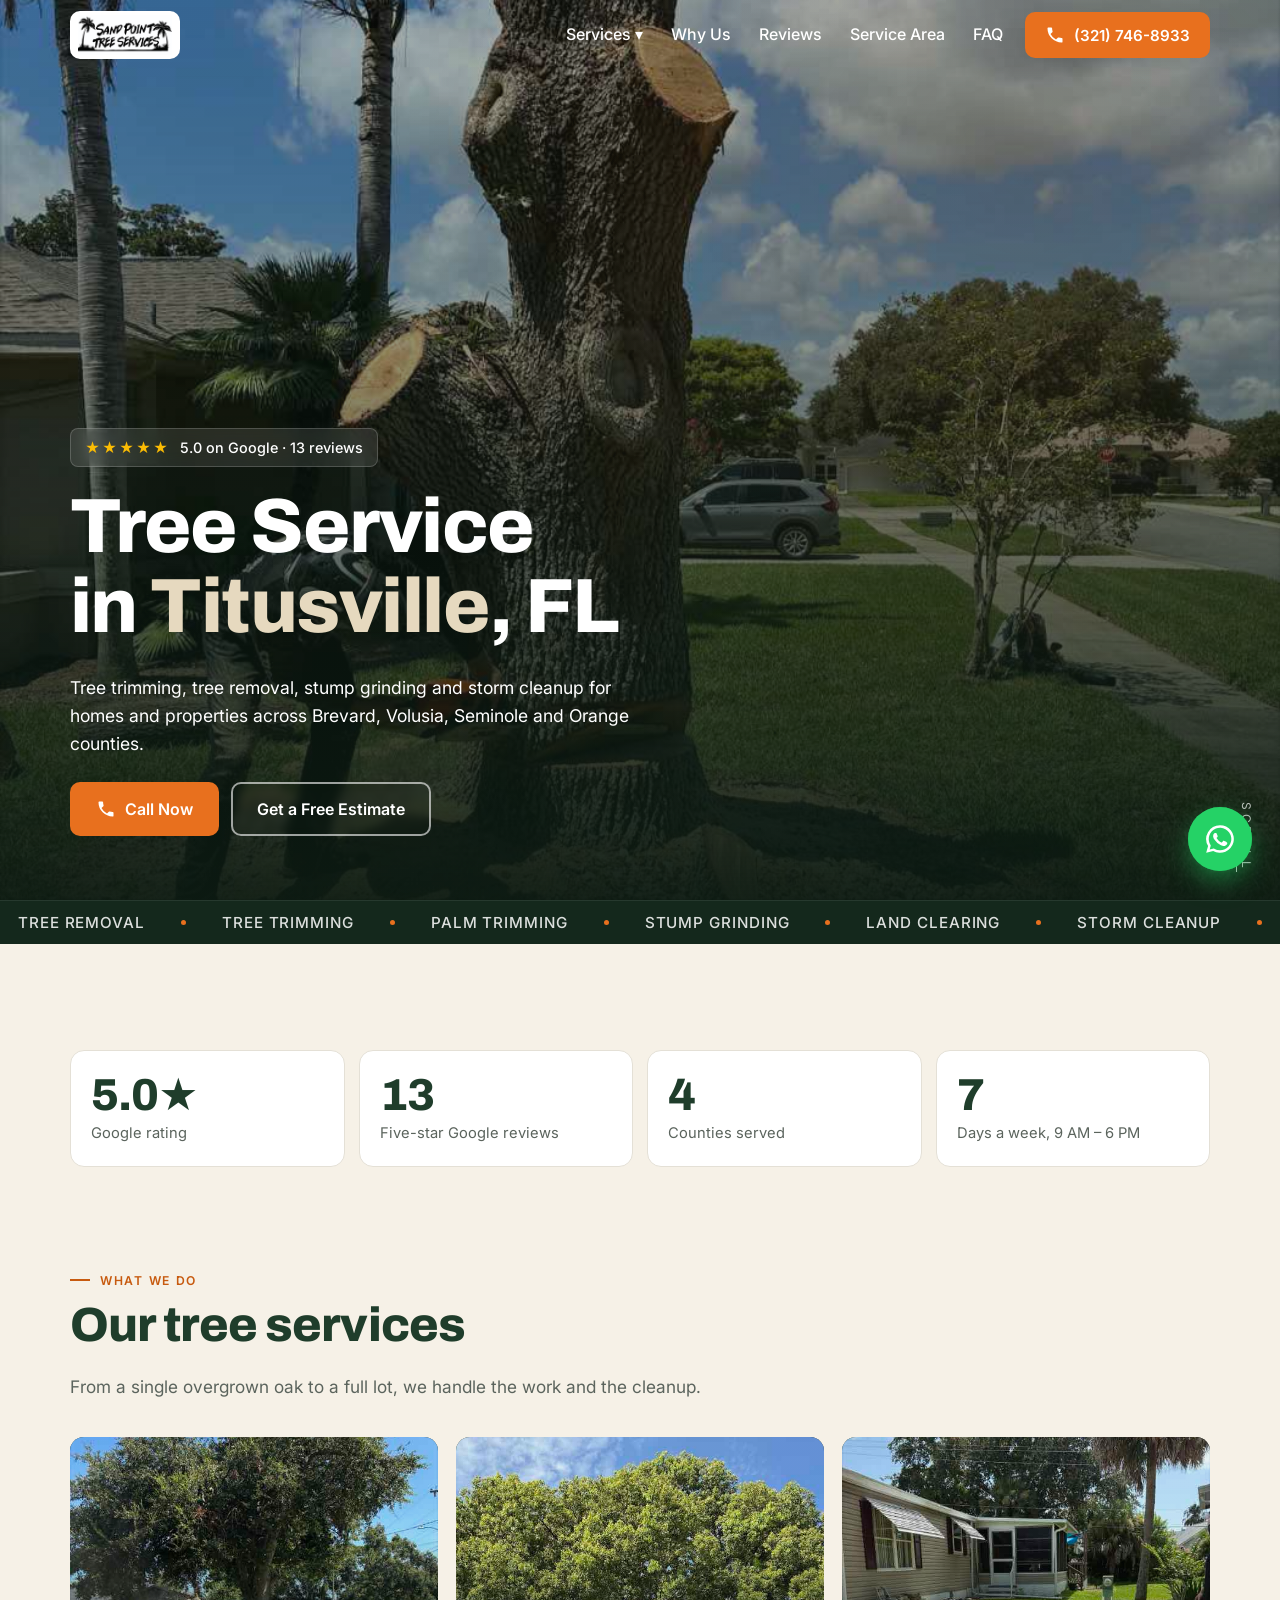
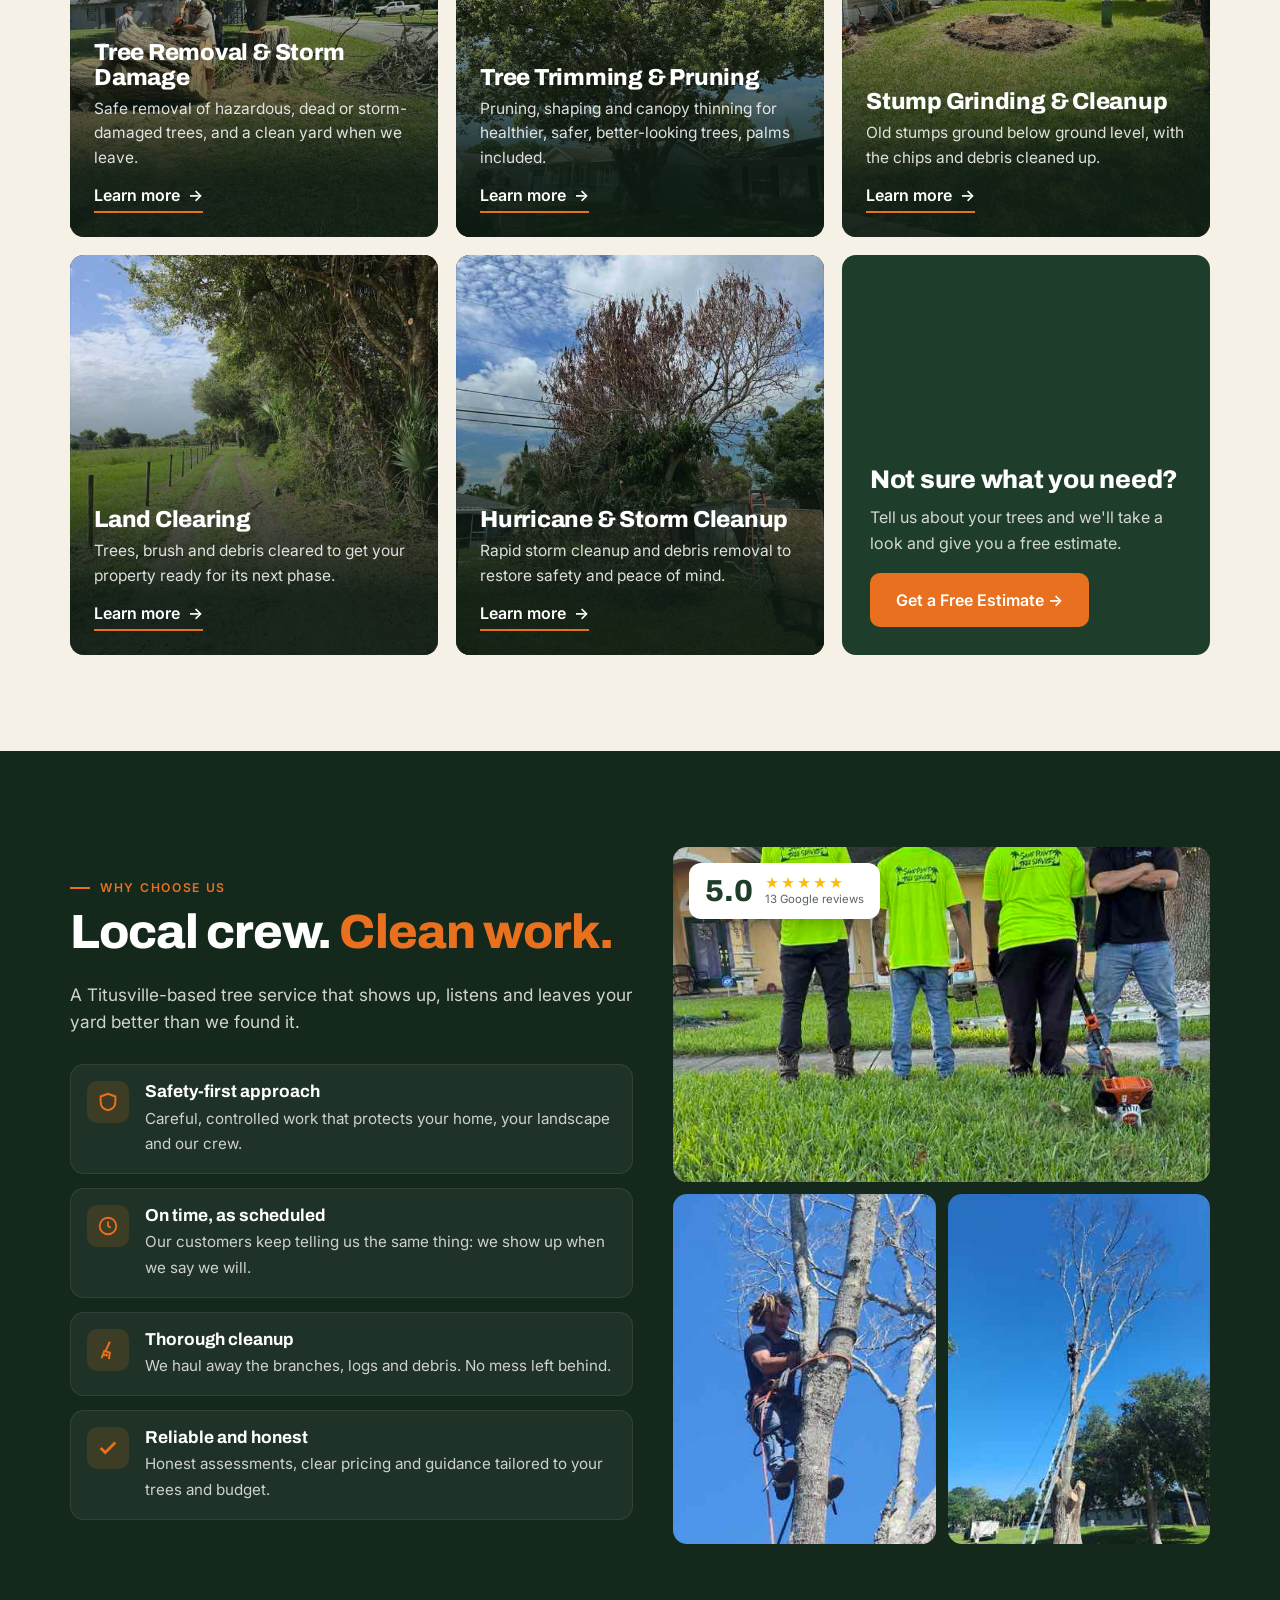
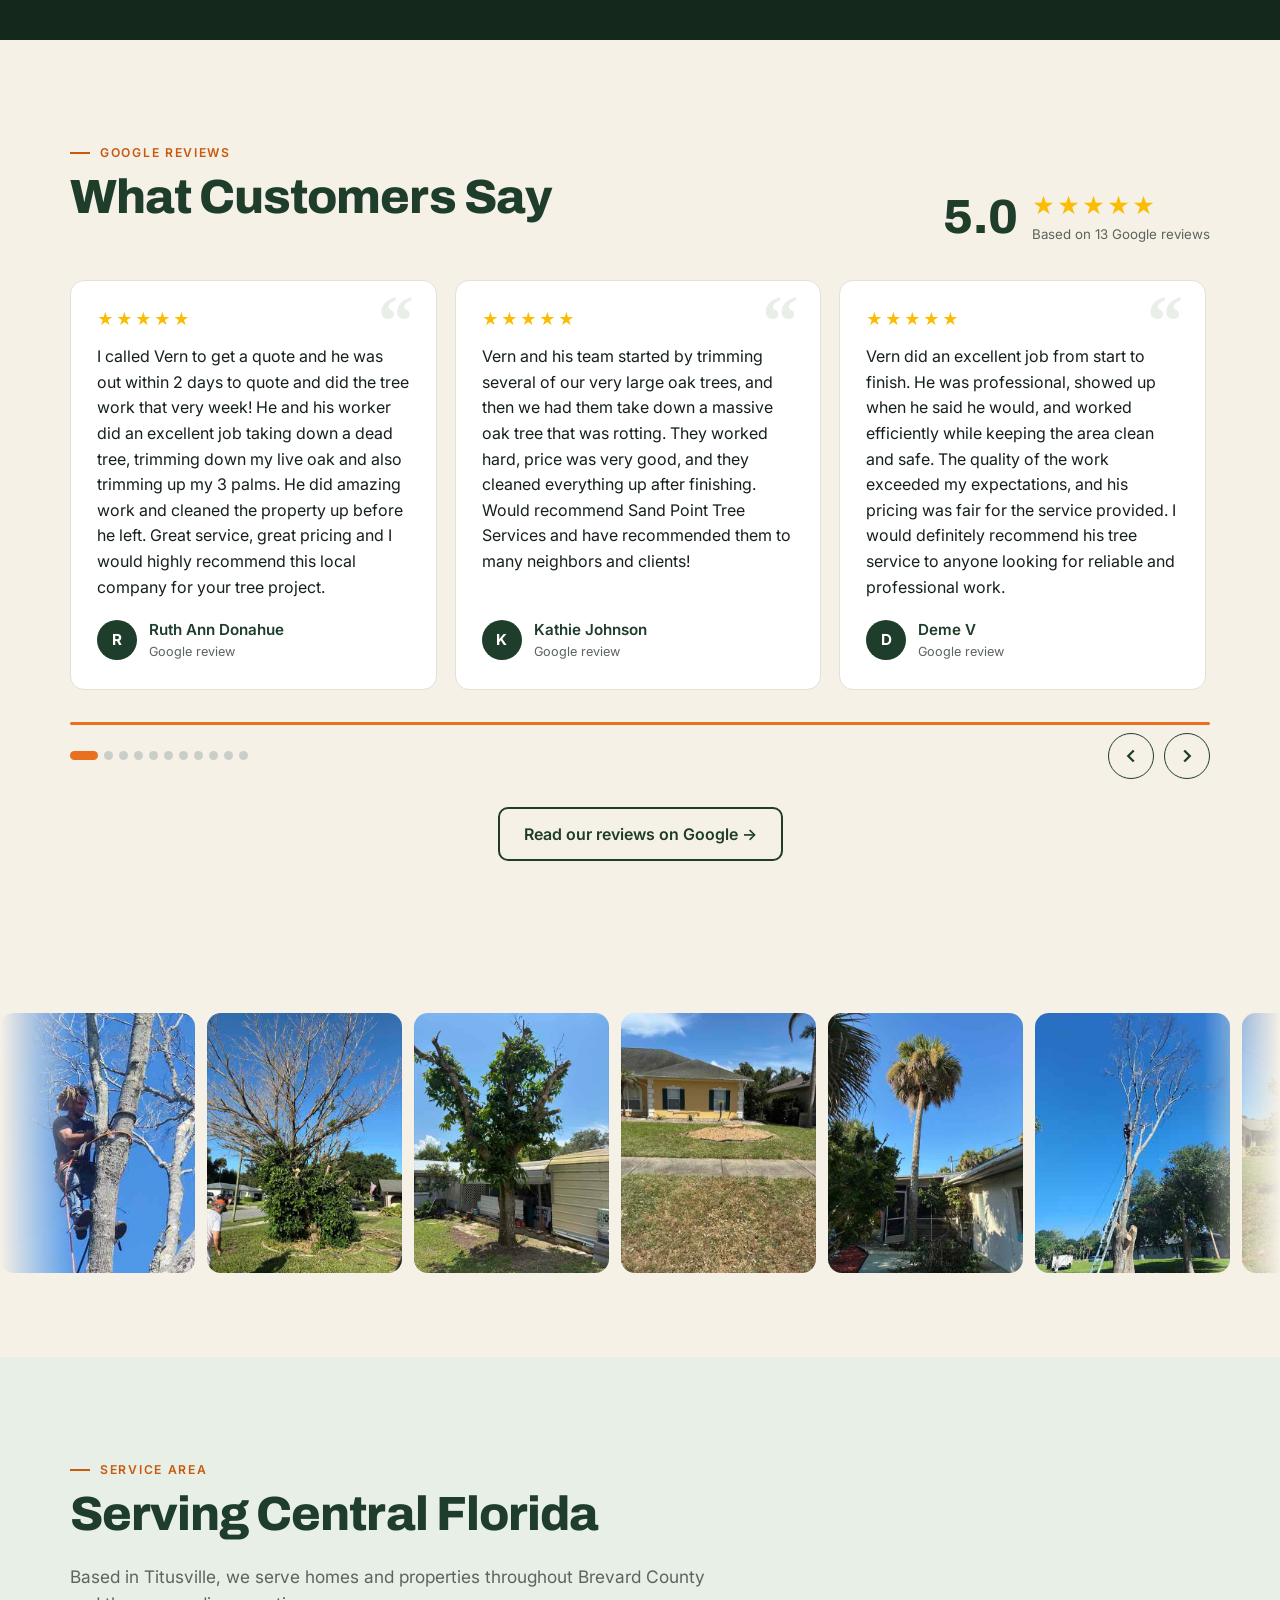
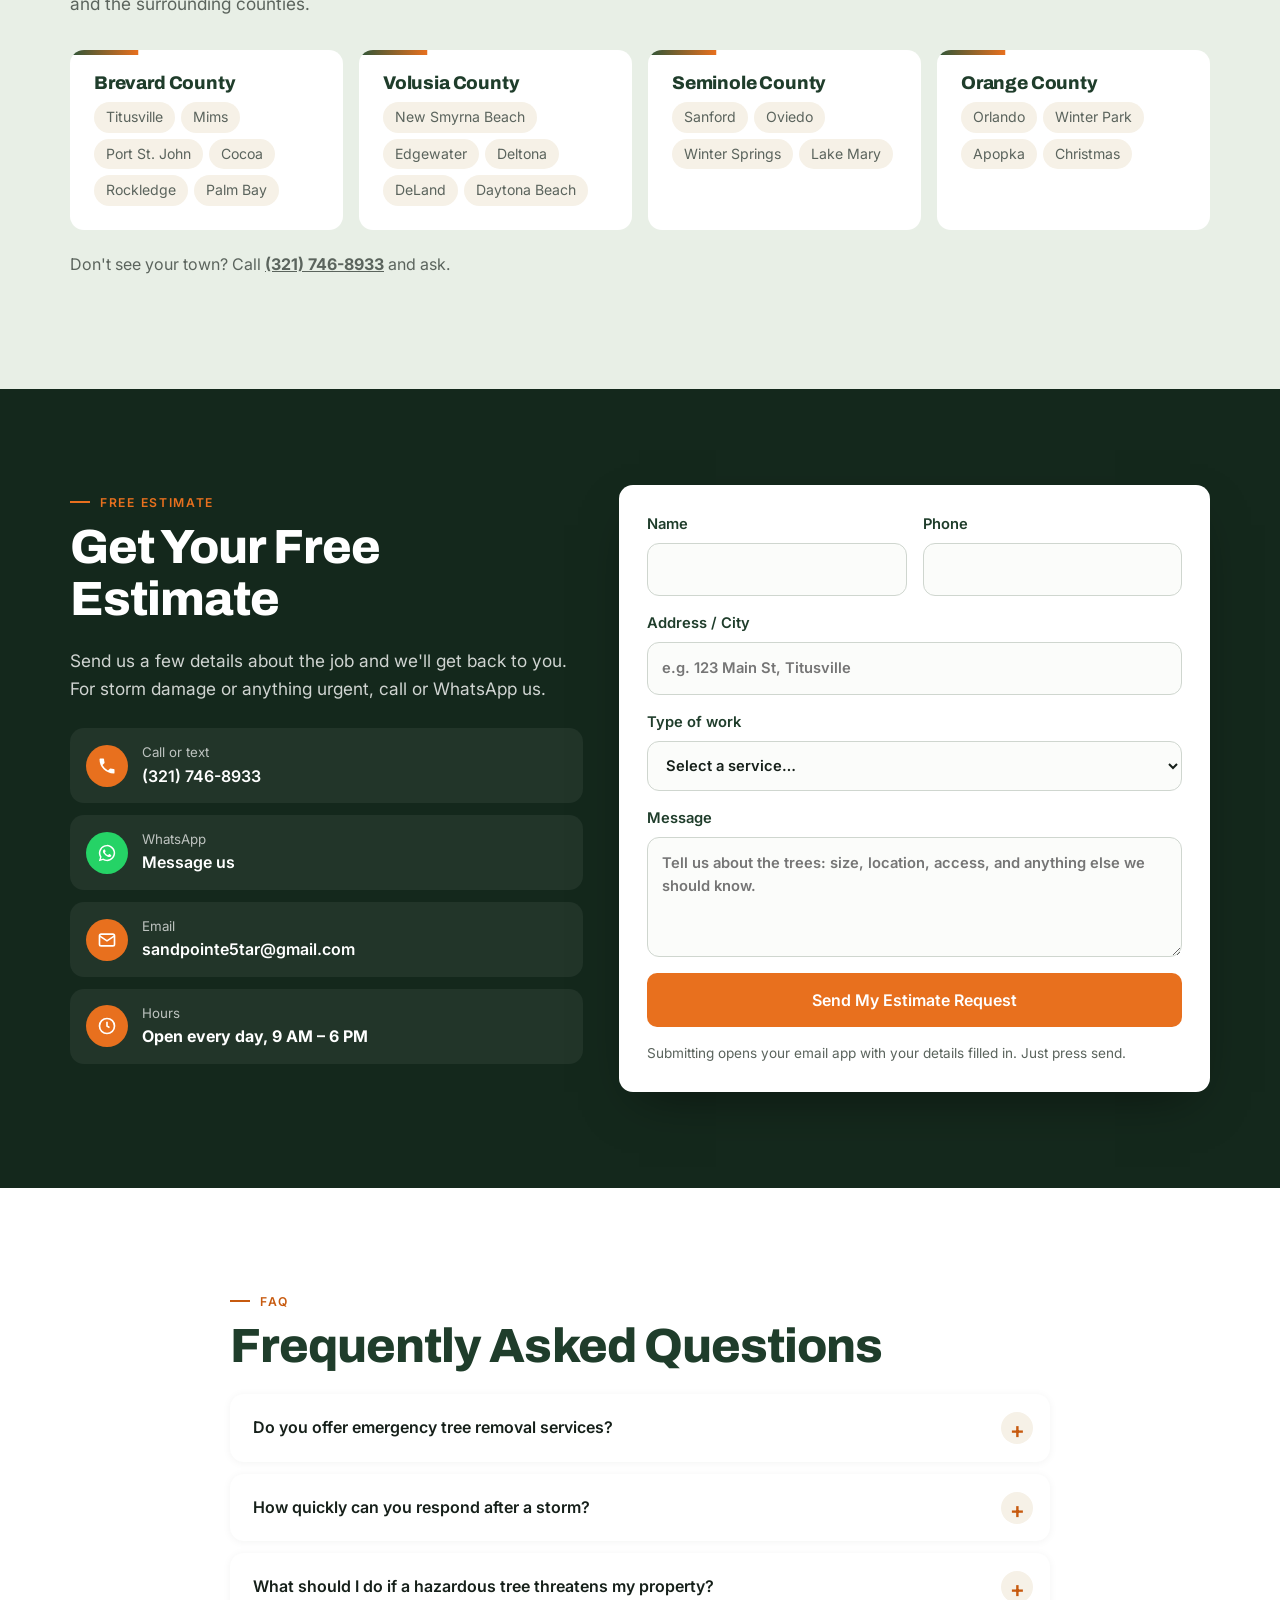
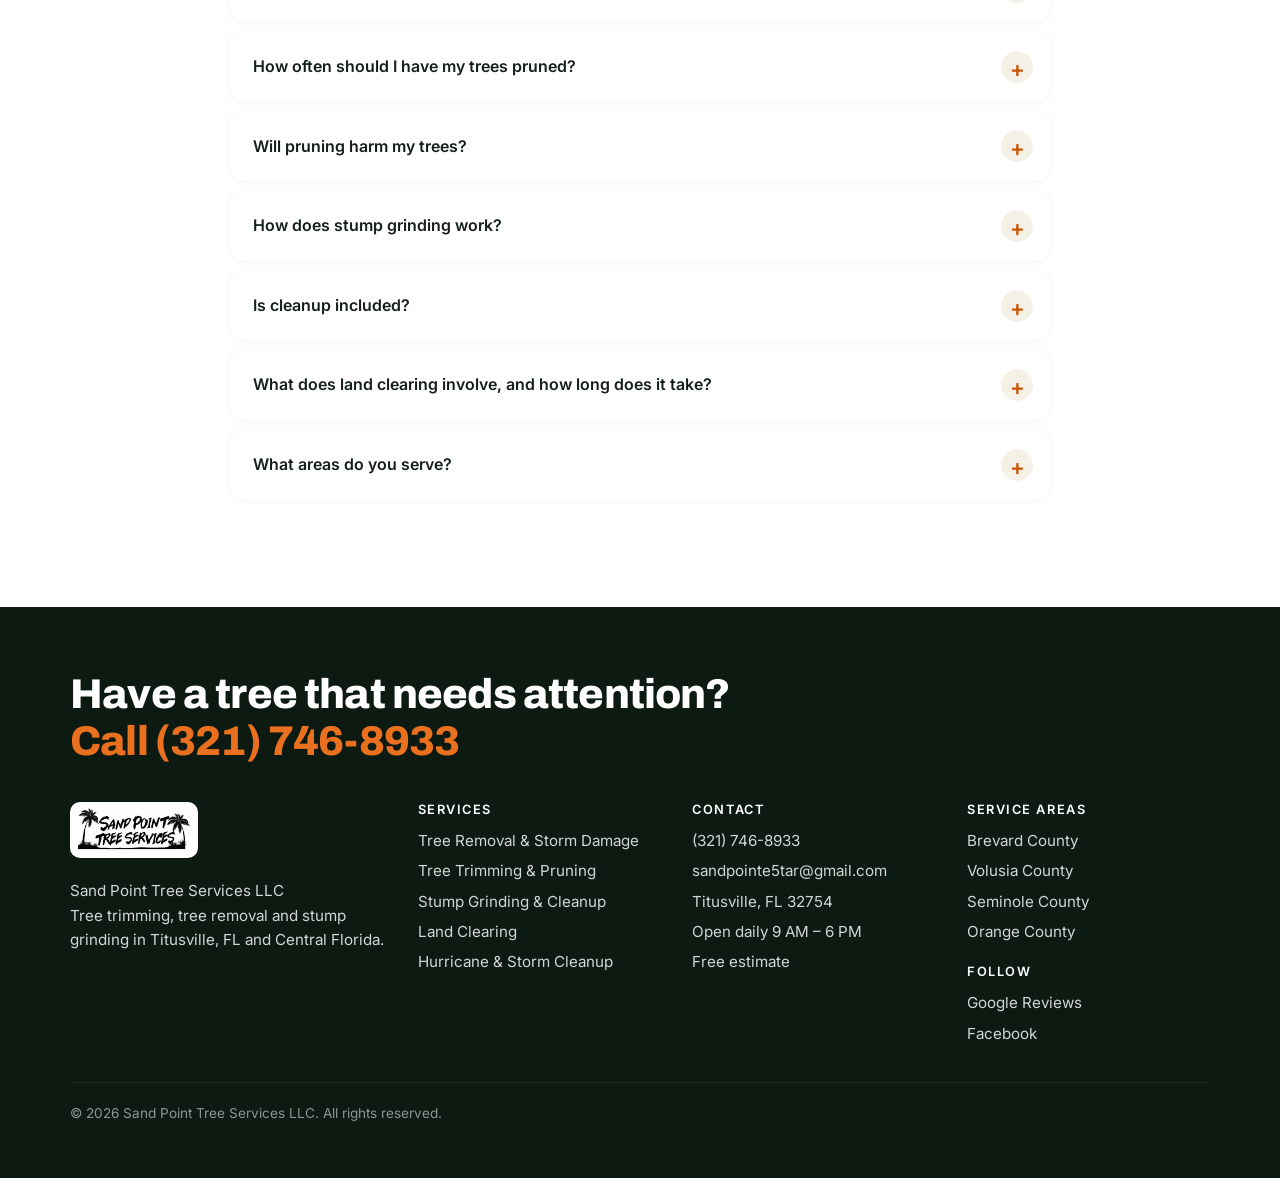
<file: index.html>
<!doctype html>
<html lang="en">
<head>
<meta charset="utf-8">
<meta name="viewport" content="width=device-width, initial-scale=1, viewport-fit=cover">
<title>Tree Service Titusville FL | Sand Point Tree Services LLC</title>
<meta name="description" content="Tree Service Titusville FL – Sand Point Tree Services LLC offers tree trimming, tree removal, stump grinding, land clearing and storm cleanup across Brevard, Volusia, Seminole and Orange counties. Call (321) 746-8933.">
<link rel="canonical" href="https://revupag.github.io/sandpoint-tree-services/">
<meta property="og:title" content="Tree Service Titusville FL | Sand Point Tree Services LLC">
<meta property="og:description" content="Tree Service Titusville FL – Sand Point Tree Services LLC offers tree trimming, tree removal, stump grinding, land clearing and storm cleanup across Brevard, Volusia, Seminole and Orange counties. Call (321) 746-8933.">
<meta property="og:type" content="website">
<meta property="og:url" content="https://revupag.github.io/sandpoint-tree-services/">
<meta property="og:image" content="https://revupag.github.io/sandpoint-tree-services/img/hero.jpg">
<meta name="theme-color" content="#14281c">
<link rel="icon" href="img/logo.jpg">
<link rel="preconnect" href="https://fonts.googleapis.com">
<link rel="preconnect" href="https://fonts.gstatic.com" crossorigin>
<link href="https://fonts.googleapis.com/css2?family=Archivo:wght@500;600;700;800&family=Inter:wght@400;500;600;700&display=swap" rel="stylesheet">
<link rel="stylesheet" href="style.css">
<link rel="preload" as="image" href="img/hero.jpg">
<script>try{var q=location.search.indexOf('intro')>-1;if(q||(!matchMedia('(prefers-reduced-motion: reduce)').matches&&!sessionStorage.getItem('introSeen')))document.documentElement.classList.add('intro')}catch(e){}</script>
<script type="application/ld+json">{"@context": "https://schema.org", "@type": ["LocalBusiness", "TreeService"], "@id": "https://revupag.github.io/sandpoint-tree-services/#business", "name": "Sand Point Tree Services LLC", "url": "https://revupag.github.io/sandpoint-tree-services/", "image": "https://revupag.github.io/sandpoint-tree-services/img/hero.jpg", "logo": "https://revupag.github.io/sandpoint-tree-services/img/logo.jpg", "telephone": "+1-321-746-8933", "email": "sandpointe5tar@gmail.com", "address": {"@type": "PostalAddress", "addressLocality": "Titusville", "addressRegion": "FL", "postalCode": "32754", "addressCountry": "US"}, "areaServed": [{"@type": "AdministrativeArea", "name": "Brevard County, FL"}, {"@type": "AdministrativeArea", "name": "Volusia County, FL"}, {"@type": "AdministrativeArea", "name": "Seminole County, FL"}, {"@type": "AdministrativeArea", "name": "Orange County, FL"}], "openingHoursSpecification": [{"@type": "OpeningHoursSpecification", "dayOfWeek": ["Monday", "Tuesday", "Wednesday", "Thursday", "Friday", "Saturday", "Sunday"], "opens": "09:00", "closes": "18:00"}], "aggregateRating": {"@type": "AggregateRating", "ratingValue": "5.0", "reviewCount": "13"}, "sameAs": ["https://www.google.com/maps/place/data=!4m2!3m1!1s0x2f2010b05a15b7ad:0xd5bb09c6d27dcad5", "https://www.facebook.com/profile.php?id=61575041909936"], "hasOfferCatalog": {"@type": "OfferCatalog", "name": "Tree services", "itemListElement": [{"@type": "Offer", "itemOffered": {"@type": "Service", "name": "Tree Removal & Storm Damage", "url": "https://revupag.github.io/sandpoint-tree-services/services/tree-removal.html"}}, {"@type": "Offer", "itemOffered": {"@type": "Service", "name": "Tree Trimming & Pruning", "url": "https://revupag.github.io/sandpoint-tree-services/services/tree-trimming.html"}}, {"@type": "Offer", "itemOffered": {"@type": "Service", "name": "Stump Grinding & Cleanup", "url": "https://revupag.github.io/sandpoint-tree-services/services/stump-grinding.html"}}, {"@type": "Offer", "itemOffered": {"@type": "Service", "name": "Land Clearing", "url": "https://revupag.github.io/sandpoint-tree-services/services/land-clearing.html"}}, {"@type": "Offer", "itemOffered": {"@type": "Service", "name": "Hurricane & Storm Cleanup", "url": "https://revupag.github.io/sandpoint-tree-services/services/storm-cleanup.html"}}]}}</script>
<script type="application/ld+json">{"@context": "https://schema.org", "@type": "FAQPage", "mainEntity": [{"@type": "Question", "name": "Do you offer emergency tree removal services?", "acceptedAnswer": {"@type": "Answer", "text": "Yes, we provide emergency tree removal and storm damage response to protect your property promptly."}}, {"@type": "Question", "name": "How quickly can you respond after a storm?", "acceptedAnswer": {"@type": "Answer", "text": "We prioritize emergency calls and aim to respond as soon as possible to assess and address storm-related hazards."}}, {"@type": "Question", "name": "What should I do if a hazardous tree threatens my property?", "acceptedAnswer": {"@type": "Answer", "text": "Contact us immediately for a thorough assessment. We can recommend safe removal or mitigation measures."}}, {"@type": "Question", "name": "How often should I have my trees pruned?", "acceptedAnswer": {"@type": "Answer", "text": "It depends on the tree species and growth rate. Generally, annual or bi-annual pruning helps maintain optimal health."}}, {"@type": "Question", "name": "Will pruning harm my trees?", "acceptedAnswer": {"@type": "Answer", "text": "When done correctly by experienced arborists, pruning promotes healthy growth and does not harm your trees."}}, {"@type": "Question", "name": "How does stump grinding work?", "acceptedAnswer": {"@type": "Answer", "text": "We use specialized equipment to grind the remaining stump below ground level, eliminating tripping hazards and preparing the area for replanting or construction."}}, {"@type": "Question", "name": "Is cleanup included?", "acceptedAnswer": {"@type": "Answer", "text": "Yes. Stump grinding includes removal of the debris and wood chips, and after tree removal or land clearing we clean up so your property is ready for its next use."}}, {"@type": "Question", "name": "What does land clearing involve, and how long does it take?", "acceptedAnswer": {"@type": "Answer", "text": "Land clearing includes removing trees, brush and debris to prepare the land for construction or landscaping. It depends on the size and complexity of the site, but generally ranges from a few days to a week."}}, {"@type": "Question", "name": "What areas do you serve?", "acceptedAnswer": {"@type": "Answer", "text": "We're based in Titusville and serve Brevard County, including Mims, Port St. John, Cocoa, Rockledge and Palm Bay, as well as Volusia, Seminole and Orange counties."}}]}</script>
</head>
<body>
<header>
  <nav class="wrap nav" aria-label="Main">
    <a class="logo" href="index.html"><img src="img/logo.jpg" alt="Sand Point Tree Services logo" width="94" height="40"></a>
    <div class="menu">
      <ul>
        <li class="has-sub"><a href="#services">Services ▾</a><ul class="sub"><li><a href="services/tree-removal.html">Tree Removal &amp; Storm Damage</a></li><li><a href="services/tree-trimming.html">Tree Trimming &amp; Pruning</a></li><li><a href="services/stump-grinding.html">Stump Grinding &amp; Cleanup</a></li><li><a href="services/land-clearing.html">Land Clearing</a></li><li><a href="services/storm-cleanup.html">Hurricane &amp; Storm Cleanup</a></li></ul></li>
        <li><a href="#why">Why Us</a></li>
        <li><a href="#reviews">Reviews</a></li>
        <li><a href="#area">Service Area</a></li>
        <li><a href="#faq">FAQ</a></li>
      </ul>
      <a class="btn btn-orange call-btn" href="tel:+13217468933"><svg viewBox="0 0 24 24" fill="currentColor" aria-hidden="true"><path d="M6.6 10.8a15.1 15.1 0 0 0 6.6 6.6l2.2-2.2a1 1 0 0 1 1-.25 11.4 11.4 0 0 0 3.6.57 1 1 0 0 1 1 1V20a1 1 0 0 1-1 1A17 17 0 0 1 3 4a1 1 0 0 1 1-1h3.5a1 1 0 0 1 1 1c0 1.25.2 2.45.57 3.57a1 1 0 0 1-.25 1L6.6 10.8z"/></svg> (321) 746-8933</a>
      <button class="burger" data-drawer aria-label="Open menu"><svg viewBox="0 0 24 24" fill="none" stroke="currentColor" stroke-width="2.5" aria-hidden="true"><path d="M4 7h16M4 12h16M4 17h16"/></svg></button>
    </div>
  </nav>
</header>
<div class="drawer" id="drawer">
  <button class="close" data-drawer aria-label="Close menu">×</button>
  <a href="index.html">Home</a>
  <a href="#services">Services</a>
  <div class="small"><a href="services/tree-removal.html">Tree Removal &amp; Storm Damage</a><a href="services/tree-trimming.html">Tree Trimming &amp; Pruning</a><a href="services/stump-grinding.html">Stump Grinding &amp; Cleanup</a><a href="services/land-clearing.html">Land Clearing</a><a href="services/storm-cleanup.html">Hurricane &amp; Storm Cleanup</a></div>
  <a href="#why">Why Us</a>
  <a href="#reviews">Reviews</a>
  <a href="#area">Service Area</a>
  <a href="#faq">FAQ</a>
  <a href="#estimate" style="color:var(--orange)">Free Estimate</a>
  <p style="margin-top:24px"><a class="btn btn-orange" style="font-size:1.1rem;display:inline-flex" href="tel:+13217468933"><svg viewBox="0 0 24 24" fill="currentColor" aria-hidden="true"><path d="M6.6 10.8a15.1 15.1 0 0 0 6.6 6.6l2.2-2.2a1 1 0 0 1 1-.25 11.4 11.4 0 0 0 3.6.57 1 1 0 0 1 1 1V20a1 1 0 0 1-1 1A17 17 0 0 1 3 4a1 1 0 0 1 1-1h3.5a1 1 0 0 1 1 1c0 1.25.2 2.45.57 3.57a1 1 0 0 1-.25 1L6.6 10.8z"/></svg> (321) 746-8933</a></p>
</div>
<div id="intro" aria-hidden="true">
  <div class="half top"><div class="half-in"><div class="intro-brand"><span class="logo"><img src="img/logo.jpg" alt=""></span><p>Tree Service · Titusville, FL</p></div></div></div>
  <div class="half bot"><div class="half-in"><div class="intro-brand"><span class="logo"><img src="img/logo.jpg" alt=""></span><p>Tree Service · Titusville, FL</p></div></div></div>
  <div class="cut"></div>
  <svg class="saw" viewBox="0 0 440 160" aria-hidden="true">
<defs>
<linearGradient id="chrome" x1="0" y1="0" x2="0" y2="1"><stop offset="0" stop-color="#f4f5f6"/><stop offset=".45" stop-color="#a3aaae"/><stop offset=".55" stop-color="#7f878c"/><stop offset="1" stop-color="#d9dde0"/></linearGradient>
<linearGradient id="red" x1="0" y1="0" x2="0" y2="1"><stop offset="0" stop-color="#d4532f"/><stop offset=".6" stop-color="#a8361d"/><stop offset="1" stop-color="#7a2412"/></linearGradient>
<radialGradient id="cream" cx=".35" cy=".35"><stop offset="0" stop-color="#fbf3dc"/><stop offset="1" stop-color="#d9c79c"/></radialGradient>
</defs>
<g class="smoke"><circle cx="34" cy="122" r="9"/><circle cx="34" cy="122" r="9"/><circle cx="34" cy="122" r="9"/></g>
<g class="saw-body">
<path d="M176 66H410a14 14 0 0 1 0 28H176z" fill="url(#chrome)" stroke="#4a4f52" stroke-width="2"/>
<path class="chain teeth" d="M176 62H410a18 18 0 0 1 0 36H176" fill="none" stroke="#3a3d3f" stroke-width="12" stroke-dasharray="3 12"/>
<path class="chain" d="M176 62H410a18 18 0 0 1 0 36H176" fill="none" stroke="#1c1d1e" stroke-width="6" stroke-dasharray="5 5"/>
<g fill="#5d6468"><circle cx="205" cy="80" r="4"/><circle cx="232" cy="80" r="4"/><circle cx="410" cy="80" r="5"/></g>
<rect x="196" y="74" width="190" height="2" rx="1" fill="#fff" opacity=".5"/>
<path d="M40 128H8a6 6 0 0 1-6-6V98a6 6 0 0 1 6-6h34" fill="none" stroke="url(#chrome)" stroke-width="11" stroke-linecap="round"/>
<path d="M40 128H8a6 6 0 0 1-6-6V98a6 6 0 0 1 6-6h34" fill="none" stroke="#4a4f52" stroke-width="1.5" opacity=".6"/>
<rect x="38" y="36" width="146" height="98" rx="20" fill="url(#red)" stroke="#5c1a0c" stroke-width="2.5"/>
<path d="M50 44h120" stroke="#e8805f" stroke-width="3" stroke-linecap="round" opacity=".7"/>
<rect x="96" y="14" width="62" height="26" rx="6" fill="#3b3f42"/>
<path d="M104 16v22M112 16v22M120 16v22M128 16v22M136 16v22M144 16v22M152 16v22" stroke="#8b9296" stroke-width="3"/>
<circle cx="78" cy="84" r="27" fill="url(#cream)" stroke="#5c1a0c" stroke-width="2.5"/>
<circle cx="78" cy="84" r="9" fill="#a8361d" stroke="#5c1a0c" stroke-width="2"/>
<path d="M78 60v12M78 96v12M54 84h12M90 84h12M61 67l8 8M87 93l8 8M95 67l-8 8M69 93l-8 8" stroke="#a89668" stroke-width="2.5"/>
<path d="M58 66C40 52 30 50 20 50" fill="none" stroke="#2a2a2a" stroke-width="2" stroke-dasharray="1 2"/>
<rect x="6" y="44" width="10" height="14" rx="3" fill="#2a2a2a" transform="rotate(-10 11 51)"/>
<rect x="112" y="64" width="62" height="30" rx="4" fill="#f3e6c4" stroke="#5c1a0c" stroke-width="2"/>
<text x="143" y="78" text-anchor="middle" font-family="Georgia,'Times New Roman',serif" font-weight="700" font-size="11" fill="#7a2412" letter-spacing=".5">SAND</text>
<text x="143" y="90" text-anchor="middle" font-family="Georgia,'Times New Roman',serif" font-weight="700" font-size="11" fill="#7a2412" letter-spacing=".5">POINT</text>
<g fill="#d9dde0" stroke="#5c1a0c" stroke-width="1"><circle cx="116" cy="68" r="2"/><circle cx="170" cy="68" r="2"/><circle cx="116" cy="90" r="2"/><circle cx="170" cy="90" r="2"/></g>
<circle cx="60" cy="120" r="7" fill="url(#chrome)" stroke="#4a4f52" stroke-width="1.5"/>
<path d="M70 38C70 -2 186 -2 186 40" fill="none" stroke="url(#chrome)" stroke-width="11" stroke-linecap="round"/>
<path d="M70 38C70 -2 186 -2 186 40" fill="none" stroke="#4a4f52" stroke-width="1.5" opacity=".5"/>
<rect x="172" y="48" width="16" height="66" rx="4" fill="#2f3335"/>
<g fill="#5c1a0c" opacity=".18"><circle cx="160" cy="118" r="5"/><circle cx="58" cy="50" r="3"/><circle cx="100" cy="122" r="4"/><circle cx="176" cy="46" r="2"/></g>
</g></svg>
</div>
<main>
<section class="hero">
  <img class="hero-bg" src="img/hero.jpg" alt="Sand Point Tree Services crew member cutting a large tree trunk with a chainsaw in a Titusville front yard" fetchpriority="high">
  <div class="wrap">
    <a class="rating-pill fade-up" href="https://www.google.com/maps/place/data=!4m2!3m1!1s0x2f2010b05a15b7ad:0xd5bb09c6d27dcad5" target="_blank" rel="noopener"><span class="stars" aria-hidden="true">★★★★★</span> 5.0 on Google · 13 reviews</a>
    <h1><span class="line"><span>Tree Service</span></span><span class="line"><span>in <span class="outline">Titusville</span>, FL</span></span></h1>
    <p class="fade-up">Tree trimming, tree removal, stump grinding and storm cleanup for homes and properties across Brevard, Volusia, Seminole and Orange counties.</p>
    <div class="cta-row fade-up">
      <a class="btn btn-orange" href="tel:+13217468933"><svg viewBox="0 0 24 24" fill="currentColor" aria-hidden="true"><path d="M6.6 10.8a15.1 15.1 0 0 0 6.6 6.6l2.2-2.2a1 1 0 0 1 1-.25 11.4 11.4 0 0 0 3.6.57 1 1 0 0 1 1 1V20a1 1 0 0 1-1 1A17 17 0 0 1 3 4a1 1 0 0 1 1-1h3.5a1 1 0 0 1 1 1c0 1.25.2 2.45.57 3.57a1 1 0 0 1-.25 1L6.6 10.8z"/></svg> Call Now</a>
      <a class="btn btn-ghost" href="#estimate">Get a Free Estimate</a>
    </div>
  </div>
  <span class="scroll-hint">Scroll</span>
</section>
<div class="ticker" aria-hidden="true"><div class="ticker-track"><span>Tree Removal</span><span>Tree Trimming</span><span>Palm Trimming</span><span>Stump Grinding</span><span>Land Clearing</span><span>Storm Cleanup</span><span>Titusville, FL</span><span>Tree Removal</span><span>Tree Trimming</span><span>Palm Trimming</span><span>Stump Grinding</span><span>Land Clearing</span><span>Storm Cleanup</span><span>Titusville, FL</span></div></div>

<section style="padding-bottom:0">
  <div class="wrap stats">
    <div class="stat reveal"><b><span data-count="5.0">5.0</span>★</b><span>Google rating</span></div>
    <div class="stat reveal d1"><b data-count="13">13</b><span>Five-star Google reviews</span></div>
    <div class="stat reveal d2"><b data-count="4">4</b><span>Counties served</span></div>
    <div class="stat reveal d3"><b data-count="7">7</b><span>Days a week, 9 AM – 6 PM</span></div>
  </div>
</section>

<section id="services">
  <div class="wrap">
    <span class="eyebrow">What we do</span>
    <h2 class="reveal">Our tree services</h2>
    <p class="lead reveal">From a single overgrown oak to a full lot, we handle the work and the cleanup.</p>
    <div class="svc-list">
      <a class="svc reveal d0" href="services/tree-removal.html">
        <img src="img/tree-removal.jpg" alt="Large tree trunk sections and stump left after a tree removal in a Titusville yard" loading="lazy">
        <div class="body"><h3>Tree Removal &amp; Storm Damage</h3><p>Safe removal of hazardous, dead or storm-damaged trees, and a clean yard when we leave.</p><span class="more">Learn more <i>→</i></span></div>
      </a>
      <a class="svc reveal d1" href="services/tree-trimming.html">
        <img src="img/tree-pruning.jpg" alt="Freshly trimmed oak tree with a balanced canopy in front of a Titusville home" loading="lazy">
        <div class="body"><h3>Tree Trimming &amp; Pruning</h3><p>Pruning, shaping and canopy thinning for healthier, safer, better-looking trees, palms included.</p><span class="more">Learn more <i>→</i></span></div>
      </a>
      <a class="svc reveal d2" href="services/stump-grinding.html">
        <img src="img/stump-grinding.jpg" alt="Ground-down stump area covered in fresh wood mulch in a front lawn" loading="lazy">
        <div class="body"><h3>Stump Grinding &amp; Cleanup</h3><p>Old stumps ground below ground level, with the chips and debris cleaned up.</p><span class="more">Learn more <i>→</i></span></div>
      </a>
      <a class="svc reveal d0" href="services/land-clearing.html">
        <img src="img/land-clearing.jpg" alt="Cleared dirt access path along a pasture fence line after brush and tree clearing" loading="lazy">
        <div class="body"><h3>Land Clearing</h3><p>Trees, brush and debris cleared to get your property ready for its next phase.</p><span class="more">Learn more <i>→</i></span></div>
      </a>
      <a class="svc reveal d1" href="services/storm-cleanup.html">
        <img src="img/storm-cleanup.jpg" alt="Storm-damaged tree being removed next to a home with branches on the ground" loading="lazy">
        <div class="body"><h3>Hurricane &amp; Storm Cleanup</h3><p>Rapid storm cleanup and debris removal to restore safety and peace of mind.</p><span class="more">Learn more <i>→</i></span></div>
      </a>
      <div class="svc-cta reveal d2">
        <h3>Not sure what you need?</h3>
        <p>Tell us about your trees and we'll take a look and give you a free estimate.</p>
        <a class="btn" href="#estimate">Get a Free Estimate →</a>
      </div>
    </div>
  </div>
</section>

<section class="why" id="why">
  <div class="wrap why-grid">
    <div>
      <span class="eyebrow">Why choose us</span>
      <h2 class="reveal">Local crew. <span class="hl">Clean work.</span></h2>
      <p class="lead reveal">A Titusville-based tree service that shows up, listens and leaves your yard better than we found it.</p>
      <ul class="why-list">
<li class="reveal d0"><span class="ico"><svg viewBox="0 0 24 24" fill="none" stroke="currentColor" stroke-width="2.2" aria-hidden="true"><path d="M12 3 4 6v6c0 5 3.5 8 8 9 4.5-1 8-4 8-9V6z"/></svg></span><div><strong>Safety-first approach</strong><span>Careful, controlled work that protects your home, your landscape and our crew.</span></div></li>
<li class="reveal d1"><span class="ico"><svg viewBox="0 0 24 24" fill="none" stroke="currentColor" stroke-width="2" aria-hidden="true"><circle cx="12" cy="12" r="9"/><path d="M12 7v5l3 2"/></svg></span><div><strong>On time, as scheduled</strong><span>Our customers keep telling us the same thing: we show up when we say we will.</span></div></li>
<li class="reveal d2"><span class="ico"><svg viewBox="0 0 24 24" fill="none" stroke="currentColor" stroke-width="2.2" aria-hidden="true"><path d="M14 3 9 14M5 21l3-8 6 2-1 7M7 17l2 1M10 16l1 3"/></svg></span><div><strong>Thorough cleanup</strong><span>We haul away the branches, logs and debris. No mess left behind.</span></div></li>
<li class="reveal d3"><span class="ico"><svg viewBox="0 0 24 24" fill="none" stroke="currentColor" stroke-width="3" aria-hidden="true"><path d="M20 6 9 17l-5-5"/></svg></span><div><strong>Reliable and honest</strong><span>Honest assessments, clear pricing and guidance tailored to your trees and budget.</span></div></li>
      </ul>
    </div>
    <div class="why-photos reveal d1">
      <img src="img/crew.jpg" alt="Sand Point Tree Services crew in matching shirts on a client's lawn" loading="lazy">
      <img src="img/climber.jpg" alt="Climber in a safety harness working high in a tree" loading="lazy">
      <img src="img/climb-ladder.jpg" alt="Climber working at the top of a tall dead tree" loading="lazy">
      <a class="badge" href="https://www.google.com/maps/place/data=!4m2!3m1!1s0x2f2010b05a15b7ad:0xd5bb09c6d27dcad5" target="_blank" rel="noopener" style="text-decoration:none"><b>5.0</b><div><span class="stars" aria-hidden="true">★★★★★</span><small>13 Google reviews</small></div></a>
    </div>
  </div>
</section>

<section id="reviews">
  <div class="wrap">
    <div class="rev-head reveal">
      <div><span class="eyebrow">Google reviews</span><h2>What Customers Say</h2></div>
      <a class="score" href="https://www.google.com/maps/place/data=!4m2!3m1!1s0x2f2010b05a15b7ad:0xd5bb09c6d27dcad5" target="_blank" rel="noopener" style="text-decoration:none">
        <b>5.0</b><div><span class="stars" aria-label="5 out of 5 stars">★★★★★</span><small>Based on 13 Google reviews</small></div>
      </a>
    </div>
    <div class="carousel reveal" aria-roledescription="carousel" aria-label="Customer reviews">
      <div class="track">
<figure class="review"><span class="stars" aria-label="5 out of 5 stars">★★★★★</span><blockquote>I called Vern to get a quote and he was out within 2 days to quote and did the tree work that very week! He and his worker did an excellent job taking down a dead tree, trimming down my live oak and also trimming up my 3 palms. He did amazing work and cleaned the property up before he left. Great service, great pricing and I would highly recommend this local company for your tree project.</blockquote><figcaption><i aria-hidden="true">R</i><span>Ruth Ann Donahue<small>Google review</small></span></figcaption></figure>
<figure class="review"><span class="stars" aria-label="5 out of 5 stars">★★★★★</span><blockquote>Vern and his team started by trimming several of our very large oak trees, and then we had them take down a massive oak tree that was rotting. They worked hard, price was very good, and they cleaned everything up after finishing. Would recommend Sand Point Tree Services and have recommended them to many neighbors and clients!</blockquote><figcaption><i aria-hidden="true">K</i><span>Kathie Johnson<small>Google review</small></span></figcaption></figure>
<figure class="review"><span class="stars" aria-label="5 out of 5 stars">★★★★★</span><blockquote>Vern did an excellent job from start to finish. He was professional, showed up when he said he would, and worked efficiently while keeping the area clean and safe. The quality of the work exceeded my expectations, and his pricing was fair for the service provided. I would definitely recommend his tree service to anyone looking for reliable and professional work.</blockquote><figcaption><i aria-hidden="true">D</i><span>Deme V<small>Google review</small></span></figcaption></figure>
<figure class="review"><span class="stars" aria-label="5 out of 5 stars">★★★★★</span><blockquote>I’ve used Sand Point Tree Services many times personally as well as using them to take care of problem trees on rental properties.. They always do a great job! Very respectful , and conscientious about cleanup and leaving things better than they found it. Highly recommend.</blockquote><figcaption><i aria-hidden="true">J</i><span>Jennifer Simpson<small>Google review</small></span></figcaption></figure>
<figure class="review"><span class="stars" aria-label="5 out of 5 stars">★★★★★</span><blockquote>They are very professional, quick, and courteous. They did a wonderful job cutting down our big Tree . They cleaned up everything and took care of all the tree mess. My Husband and I were very pleased on how they treated our yard . We highly recommend this Tree Company to anyone.</blockquote><figcaption><i aria-hidden="true">B</i><span>Barb Andes<small>Google review</small></span></figcaption></figure>
<figure class="review"><span class="stars" aria-label="5 out of 5 stars">★★★★★</span><blockquote>Highly recommend Vern and Sand Point Tree Services if you are looking for a job done well at a realistically affordable price. There when scheduled from the first meeting until the last. Beautiful results!! Definitely would use this service again!!</blockquote><figcaption><i aria-hidden="true">T</i><span>Tina Harvill<small>Google review</small></span></figcaption></figure>
<figure class="review"><span class="stars" aria-label="5 out of 5 stars">★★★★★</span><blockquote>We have used this tree service several times. Vern does great work &amp; I highly recommend him. Such a hard worker and so pleasant to talk to. Listens to what you ask him to do and he will make sure you are happy with what he has done.</blockquote><figcaption><i aria-hidden="true">K</i><span>Kathie Anderson<small>Google review</small></span></figcaption></figure>
<figure class="review"><span class="stars" aria-label="5 out of 5 stars">★★★★★</span><blockquote>Paul and his co-worker were communicative, knowledgeable and attentive to work they were doing on the palms in my yard. They were very professional and left my yard looking great and my palms cut to perfection!</blockquote><figcaption><i aria-hidden="true">M</i><span>Melissa Tyo-Grooten<small>Google review</small></span></figcaption></figure>
<figure class="review"><span class="stars" aria-label="5 out of 5 stars">★★★★★</span><blockquote>Vern showed up on time. Showed me his liability policy which I think is important. Was careful to listen to what I wanted. Cleaned up and took everything with him. Very polite and friendly. Hired him twice</blockquote><figcaption><i aria-hidden="true">D</i><span>Dianne Bean<small>Google review</small></span></figcaption></figure>
<figure class="review"><span class="stars" aria-label="5 out of 5 stars">★★★★★</span><blockquote>Vern was awesome! Came out when he said he would, and was on-time. We all know that’s not very common. I would highly recommend him and his services!</blockquote><figcaption><i aria-hidden="true">R</i><span>Rhonda Cox<small>Google review</small></span></figcaption></figure>
<figure class="review"><span class="stars" aria-label="5 out of 5 stars">★★★★★</span><blockquote>Great communication. Cleanup was spotless. Sand point tree services puts pride into their work. Thanks</blockquote><figcaption><i aria-hidden="true">B</i><span>Betsy West<small>Google review</small></span></figcaption></figure>
<figure class="review"><span class="stars" aria-label="5 out of 5 stars">★★★★★</span><blockquote>Excellent service fast and very clean recommend 100%</blockquote><figcaption><i aria-hidden="true">R</i><span>Roger Prieto<small>Google review</small></span></figcaption></figure>
<figure class="review"><span class="stars" aria-label="5 out of 5 stars">★★★★★</span><blockquote>Had a great experience. I highly recommend!</blockquote><figcaption><i aria-hidden="true">R</i><span>rayfarag<small>Google review</small></span></figcaption></figure>
      </div>
      <div class="progress"><span></span></div>
      <div class="car-ctrl">
        <div class="dots"></div>
        <div class="arrows">
          <button class="arrow prev" aria-label="Previous review"><svg viewBox="0 0 24 24" fill="none" stroke="currentColor" stroke-width="2.5" aria-hidden="true"><path d="M15 18 9 12l6-6"/></svg></button>
          <button class="arrow next" aria-label="Next review"><svg viewBox="0 0 24 24" fill="none" stroke="currentColor" stroke-width="2.5" aria-hidden="true"><path d="m9 18 6-6-6-6"/></svg></button>
        </div>
      </div>
    </div>
    <p style="text-align:center;margin-top:28px"><a class="btn btn-outline" href="https://www.google.com/maps/place/data=!4m2!3m1!1s0x2f2010b05a15b7ad:0xd5bb09c6d27dcad5" target="_blank" rel="noopener">Read our reviews on Google →</a></p>
  </div>
</section>
<div class="gallery" aria-label="Recent work photos"><div class="gallery-track"><img src="img/climber.jpg" alt="Climber working high in a tree" loading="lazy"><img src="img/removal-in-progress.jpg" alt="Dead tree being cut back next to a home" loading="lazy"><img src="img/canopy-reduction.jpg" alt="Tree with reduced canopy after trimming" loading="lazy"><img src="img/stump-ground.jpg" alt="Ground stump with fresh mulch" loading="lazy"><img src="img/palm-trim.jpg" alt="Tall palm after trimming" loading="lazy"><img src="img/climb-ladder.jpg" alt="Climber at the top of a dead tree" loading="lazy"><img src="img/tree-shaping.jpg" alt="Shaped tree with mulch ring" loading="lazy"><img src="img/oak-trim.jpg" alt="Large trimmed shade tree" loading="lazy"><img src="img/climber.jpg" alt="Climber working high in a tree" loading="lazy"><img src="img/removal-in-progress.jpg" alt="Dead tree being cut back next to a home" loading="lazy"><img src="img/canopy-reduction.jpg" alt="Tree with reduced canopy after trimming" loading="lazy"><img src="img/stump-ground.jpg" alt="Ground stump with fresh mulch" loading="lazy"><img src="img/palm-trim.jpg" alt="Tall palm after trimming" loading="lazy"><img src="img/climb-ladder.jpg" alt="Climber at the top of a dead tree" loading="lazy"><img src="img/tree-shaping.jpg" alt="Shaped tree with mulch ring" loading="lazy"><img src="img/oak-trim.jpg" alt="Large trimmed shade tree" loading="lazy"></div></div>

<section class="area" id="area" style="margin-top:84px">
  <div class="wrap">
    <span class="eyebrow">Service area</span>
    <h2 class="reveal">Serving Central Florida</h2>
    <p class="lead reveal">Based in Titusville, we serve homes and properties throughout Brevard County and the surrounding counties.</p>
    <div class="counties">
<div class="county reveal d0"><h3>Brevard County</h3><ul><li>Titusville</li><li>Mims</li><li>Port St. John</li><li>Cocoa</li><li>Rockledge</li><li>Palm Bay</li></ul></div>
<div class="county reveal d1"><h3>Volusia County</h3><ul><li>New Smyrna Beach</li><li>Edgewater</li><li>Deltona</li><li>DeLand</li><li>Daytona Beach</li></ul></div>
<div class="county reveal d2"><h3>Seminole County</h3><ul><li>Sanford</li><li>Oviedo</li><li>Winter Springs</li><li>Lake Mary</li></ul></div>
<div class="county reveal d3"><h3>Orange County</h3><ul><li>Orlando</li><li>Winter Park</li><li>Apopka</li><li>Christmas</li></ul></div>
    </div>
    <p style="margin-top:22px;color:var(--muted)">Don't see your town? Call <a href="tel:+13217468933"><strong>(321) 746-8933</strong></a> and ask.</p>
  </div>
</section>

<section class="estimate" id="estimate">
  <div class="wrap estimate-grid">
    <div class="reveal">
      <span class="eyebrow">Free estimate</span>
      <h2>Get Your Free Estimate</h2>
      <p class="lead">Send us a few details about the job and we'll get back to you. For storm damage or anything urgent, call or WhatsApp us.</p>
      <ul class="contact-list">
        <li><span class="ico"><svg viewBox="0 0 24 24" fill="currentColor" aria-hidden="true"><path d="M6.6 10.8a15.1 15.1 0 0 0 6.6 6.6l2.2-2.2a1 1 0 0 1 1-.25 11.4 11.4 0 0 0 3.6.57 1 1 0 0 1 1 1V20a1 1 0 0 1-1 1A17 17 0 0 1 3 4a1 1 0 0 1 1-1h3.5a1 1 0 0 1 1 1c0 1.25.2 2.45.57 3.57a1 1 0 0 1-.25 1L6.6 10.8z"/></svg></span><div><small>Call or text</small><a href="tel:+13217468933">(321) 746-8933</a></div></li>
        <li><span class="ico" style="background:var(--wa)"><svg viewBox="0 0 32 32" fill="currentColor" aria-hidden="true"><path d="M16 3a13 13 0 0 0-11.2 19.6L3 29l6.6-1.7A13 13 0 1 0 16 3zm0 23.6a10.6 10.6 0 0 1-5.4-1.5l-.4-.2-3.9 1 1-3.8-.2-.4A10.6 10.6 0 1 1 16 26.6zm5.8-7.9c-.3-.2-1.9-.9-2.2-1s-.5-.2-.7.2-.8 1-1 1.2-.4.2-.7.1a8.7 8.7 0 0 1-4.3-3.8c-.3-.6.3-.5.9-1.7.1-.2 0-.4 0-.5l-1-2.4c-.3-.6-.5-.5-.7-.5h-.6a1.2 1.2 0 0 0-.9.4 3.7 3.7 0 0 0-1.1 2.7 6.4 6.4 0 0 0 1.4 3.4 14.6 14.6 0 0 0 5.6 4.9c2.1.9 2.9 1 3.9.8a3.3 3.3 0 0 0 2.2-1.5 2.7 2.7 0 0 0 .2-1.5c-.1-.2-.3-.3-.6-.4z"/></svg></span><div><small>WhatsApp</small><a href="https://wa.me/13217468933?text=Hi%20Sand%20Point!%20I%27d%20like%20a%20free%20tree%20service%20estimate." target="_blank" rel="noopener">Message us</a></div></li>
        <li><span class="ico"><svg viewBox="0 0 24 24" fill="none" stroke="currentColor" stroke-width="2" aria-hidden="true"><rect x="3" y="5" width="18" height="14" rx="2"/><path d="m3 7 9 6 9-6"/></svg></span><div><small>Email</small><a href="mailto:sandpointe5tar@gmail.com">sandpointe5tar@gmail.com</a></div></li>
        <li><span class="ico"><svg viewBox="0 0 24 24" fill="none" stroke="currentColor" stroke-width="2" aria-hidden="true"><circle cx="12" cy="12" r="9"/><path d="M12 7v5l3 2"/></svg></span><div><small>Hours</small><strong>Open every day, 9 AM – 6 PM</strong></div></li>
      </ul>
    </div>
    <form id="estimate-form" class="reveal d1" action="mailto:sandpointe5tar@gmail.com" method="post" enctype="text/plain">
      <div class="two">
        <label>Name<input name="name" autocomplete="name" required></label>
        <label>Phone<input name="phone" type="tel" autocomplete="tel" required></label>
      </div>
      <label>Address / City<input name="address" autocomplete="street-address" placeholder="e.g. 123 Main St, Titusville" required></label>
      <label>Type of work<select name="work" required><option value="">Select a service…</option><option>Tree removal</option><option>Tree trimming / pruning</option><option>Palm trimming</option><option>Stump grinding</option><option>Land clearing</option><option>Storm / hurricane cleanup</option><option>Other / not sure</option></select></label>
      <label>Message<textarea name="message" placeholder="Tell us about the trees: size, location, access, and anything else we should know."></textarea></label>
      <button class="btn btn-orange" type="submit">Send My Estimate Request</button>
      <p class="form-note">Submitting opens your email app with your details filled in. Just press send.</p>
    </form>
  </div>
</section>

<section id="faq" style="background:#fff">
  <div class="wrap faq">
    <span class="eyebrow">FAQ</span>
    <h2 class="reveal">Frequently Asked Questions</h2>
<details class="reveal"><summary>Do you offer emergency tree removal services?</summary><p>Yes, we provide emergency tree removal and storm damage response to protect your property promptly.</p></details>
<details class="reveal"><summary>How quickly can you respond after a storm?</summary><p>We prioritize emergency calls and aim to respond as soon as possible to assess and address storm-related hazards.</p></details>
<details class="reveal"><summary>What should I do if a hazardous tree threatens my property?</summary><p>Contact us immediately for a thorough assessment. We can recommend safe removal or mitigation measures.</p></details>
<details class="reveal"><summary>How often should I have my trees pruned?</summary><p>It depends on the tree species and growth rate. Generally, annual or bi-annual pruning helps maintain optimal health.</p></details>
<details class="reveal"><summary>Will pruning harm my trees?</summary><p>When done correctly by experienced arborists, pruning promotes healthy growth and does not harm your trees.</p></details>
<details class="reveal"><summary>How does stump grinding work?</summary><p>We use specialized equipment to grind the remaining stump below ground level, eliminating tripping hazards and preparing the area for replanting or construction.</p></details>
<details class="reveal"><summary>Is cleanup included?</summary><p>Yes. Stump grinding includes removal of the debris and wood chips, and after tree removal or land clearing we clean up so your property is ready for its next use.</p></details>
<details class="reveal"><summary>What does land clearing involve, and how long does it take?</summary><p>Land clearing includes removing trees, brush and debris to prepare the land for construction or landscaping. It depends on the size and complexity of the site, but generally ranges from a few days to a week.</p></details>
<details class="reveal"><summary>What areas do you serve?</summary><p>We&#x27;re based in Titusville and serve Brevard County, including Mims, Port St. John, Cocoa, Rockledge and Palm Bay, as well as Volusia, Seminole and Orange counties.</p></details>
  </div>
</section>
</main>
<footer>
  <div class="wrap">
    <p class="foot-big">Have a tree that needs attention?<br><a href="tel:+13217468933">Call (321) 746-8933</a></p>
    <div class="foot-grid">
      <div>
        <span class="logo" style="display:inline-block;margin-bottom:14px"><img src="img/logo.jpg" alt="Sand Point Tree Services logo" loading="lazy" style="height:48px"></span>
        <p>Sand Point Tree Services LLC<br>Tree trimming, tree removal and stump grinding in Titusville, FL and Central Florida.</p>
      </div>
      <div><h4>Services</h4><ul><li><a href="services/tree-removal.html">Tree Removal &amp; Storm Damage</a></li><li><a href="services/tree-trimming.html">Tree Trimming &amp; Pruning</a></li><li><a href="services/stump-grinding.html">Stump Grinding &amp; Cleanup</a></li><li><a href="services/land-clearing.html">Land Clearing</a></li><li><a href="services/storm-cleanup.html">Hurricane &amp; Storm Cleanup</a></li></ul></div>
      <div><h4>Contact</h4><ul>
        <li><a href="tel:+13217468933">(321) 746-8933</a></li>
        <li><a href="mailto:sandpointe5tar@gmail.com">sandpointe5tar@gmail.com</a></li>
        <li>Titusville, FL 32754</li>
        <li>Open daily 9 AM – 6 PM</li>
        <li><a href="#estimate">Free estimate</a></li></ul></div>
      <div><h4>Service Areas</h4><ul><li>Brevard County</li><li>Volusia County</li><li>Seminole County</li><li>Orange County</li></ul>
        <h4 style="margin-top:20px">Follow</h4><ul><li><a href="https://www.google.com/maps/place/data=!4m2!3m1!1s0x2f2010b05a15b7ad:0xd5bb09c6d27dcad5" target="_blank" rel="noopener">Google Reviews</a></li><li><a href="https://www.facebook.com/profile.php?id=61575041909936" target="_blank" rel="noopener">Facebook</a></li></ul></div>
    </div>
    <p class="copy">© <span id="yr">2026</span> Sand Point Tree Services LLC. All rights reserved.</p>
  </div>
</footer>
<a class="wa" href="https://wa.me/13217468933?text=Hi%20Sand%20Point!%20I%27d%20like%20a%20free%20tree%20service%20estimate." target="_blank" rel="noopener" aria-label="Chat with us on WhatsApp">
  <span class="wa-tip">Need a tree quote?<small>Chat with us on WhatsApp</small></span>
  <span class="wa-btn"><svg viewBox="0 0 32 32" fill="currentColor" aria-hidden="true"><path d="M16 3a13 13 0 0 0-11.2 19.6L3 29l6.6-1.7A13 13 0 1 0 16 3zm0 23.6a10.6 10.6 0 0 1-5.4-1.5l-.4-.2-3.9 1 1-3.8-.2-.4A10.6 10.6 0 1 1 16 26.6zm5.8-7.9c-.3-.2-1.9-.9-2.2-1s-.5-.2-.7.2-.8 1-1 1.2-.4.2-.7.1a8.7 8.7 0 0 1-4.3-3.8c-.3-.6.3-.5.9-1.7.1-.2 0-.4 0-.5l-1-2.4c-.3-.6-.5-.5-.7-.5h-.6a1.2 1.2 0 0 0-.9.4 3.7 3.7 0 0 0-1.1 2.7 6.4 6.4 0 0 0 1.4 3.4 14.6 14.6 0 0 0 5.6 4.9c2.1.9 2.9 1 3.9.8a3.3 3.3 0 0 0 2.2-1.5 2.7 2.7 0 0 0 .2-1.5c-.1-.2-.3-.3-.6-.4z"/></svg></span>
</a>
<div class="callbar">
  <a class="btn btn-orange" href="tel:+13217468933"><svg viewBox="0 0 24 24" fill="currentColor" aria-hidden="true"><path d="M6.6 10.8a15.1 15.1 0 0 0 6.6 6.6l2.2-2.2a1 1 0 0 1 1-.25 11.4 11.4 0 0 0 3.6.57 1 1 0 0 1 1 1V20a1 1 0 0 1-1 1A17 17 0 0 1 3 4a1 1 0 0 1 1-1h3.5a1 1 0 0 1 1 1c0 1.25.2 2.45.57 3.57a1 1 0 0 1-.25 1L6.6 10.8z"/></svg> Call Now</a>
  <a class="btn btn-green" href="#estimate">Free Estimate</a>
</div>
<script src="main.js" defer></script>
</body>
</html>
</file>
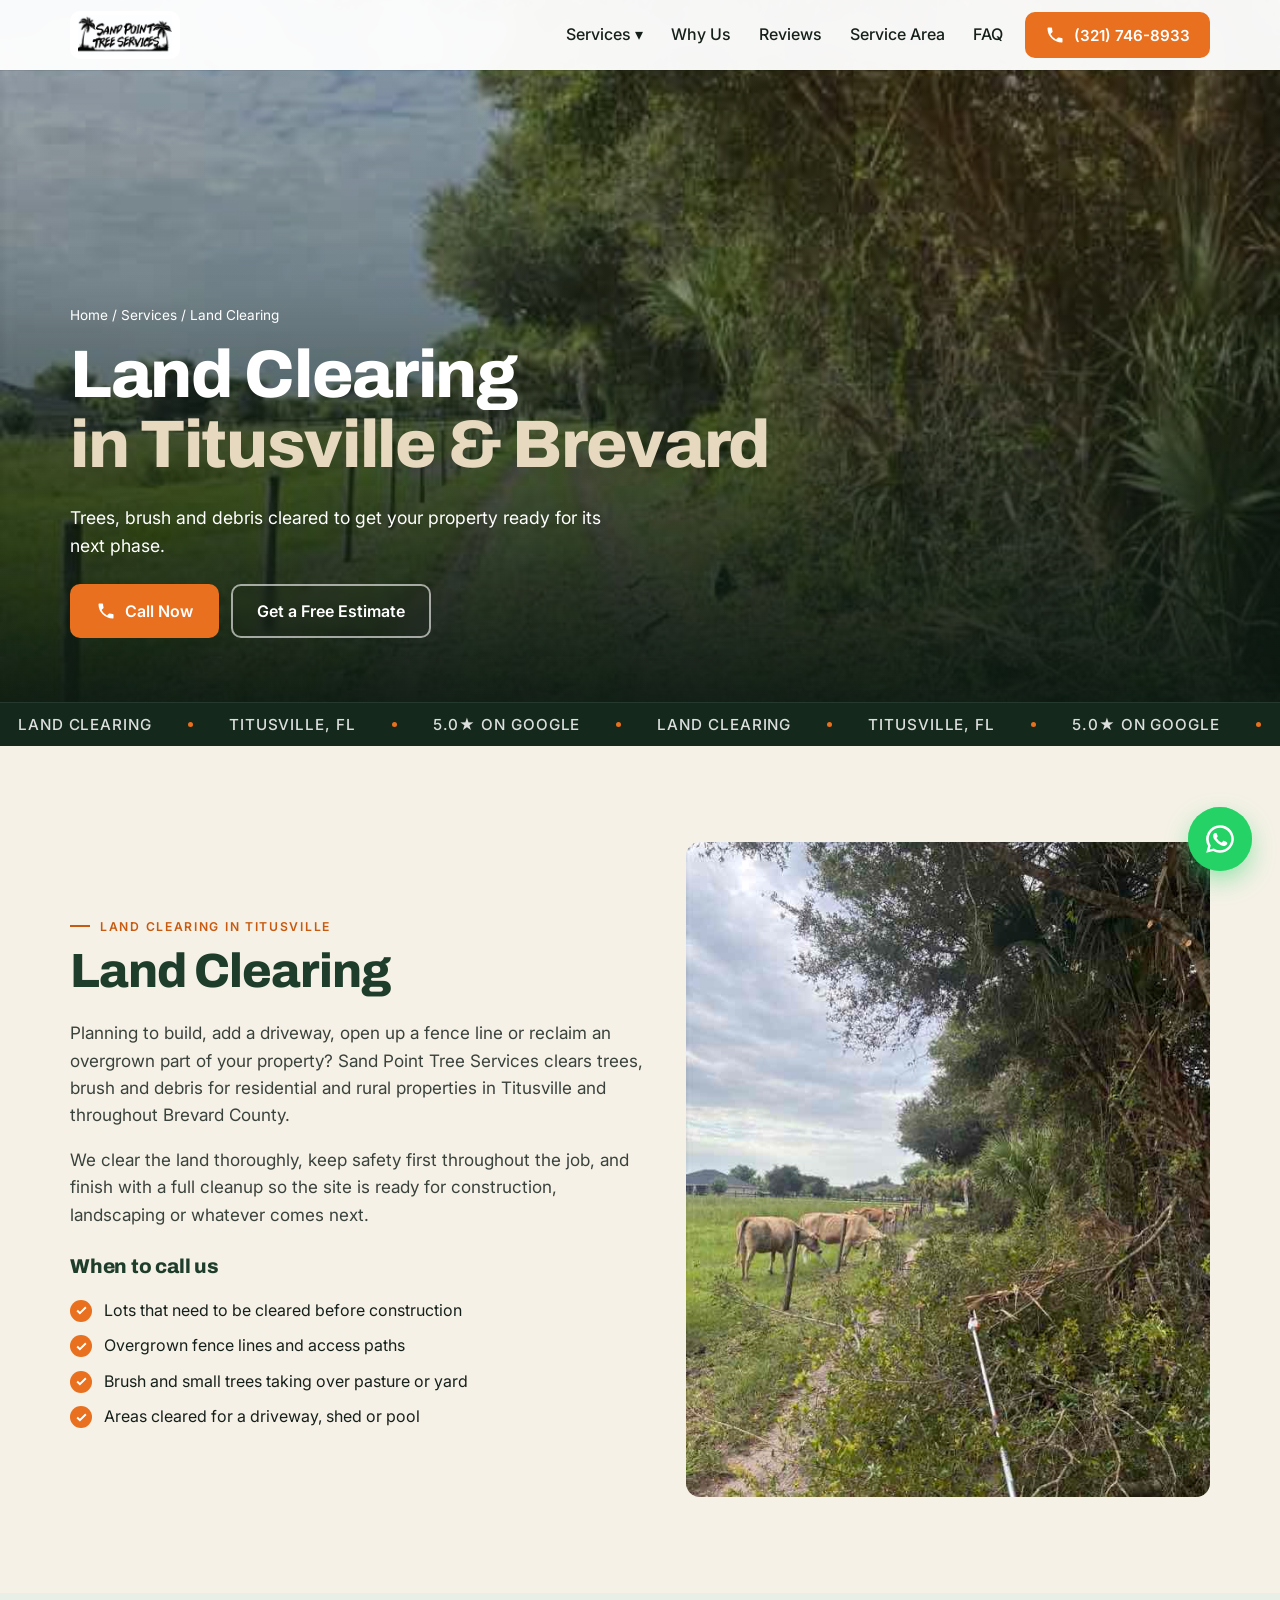
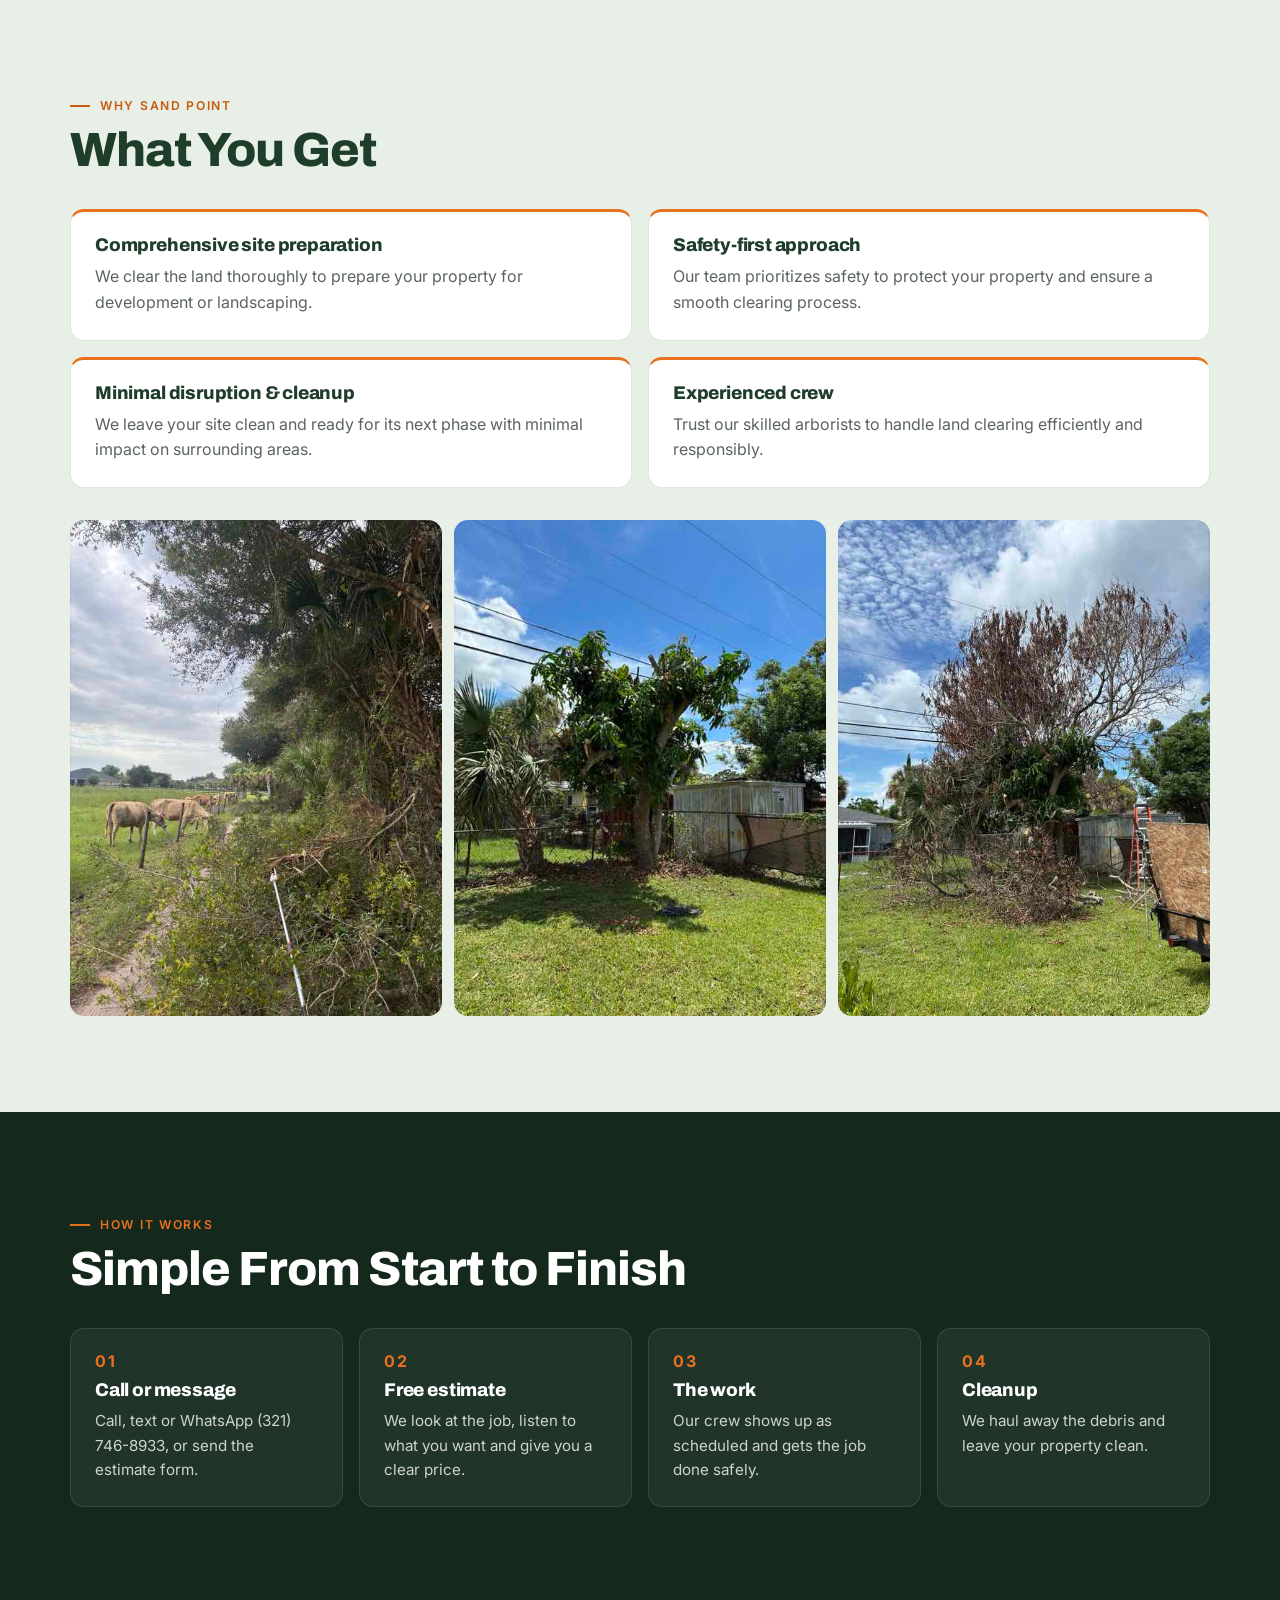
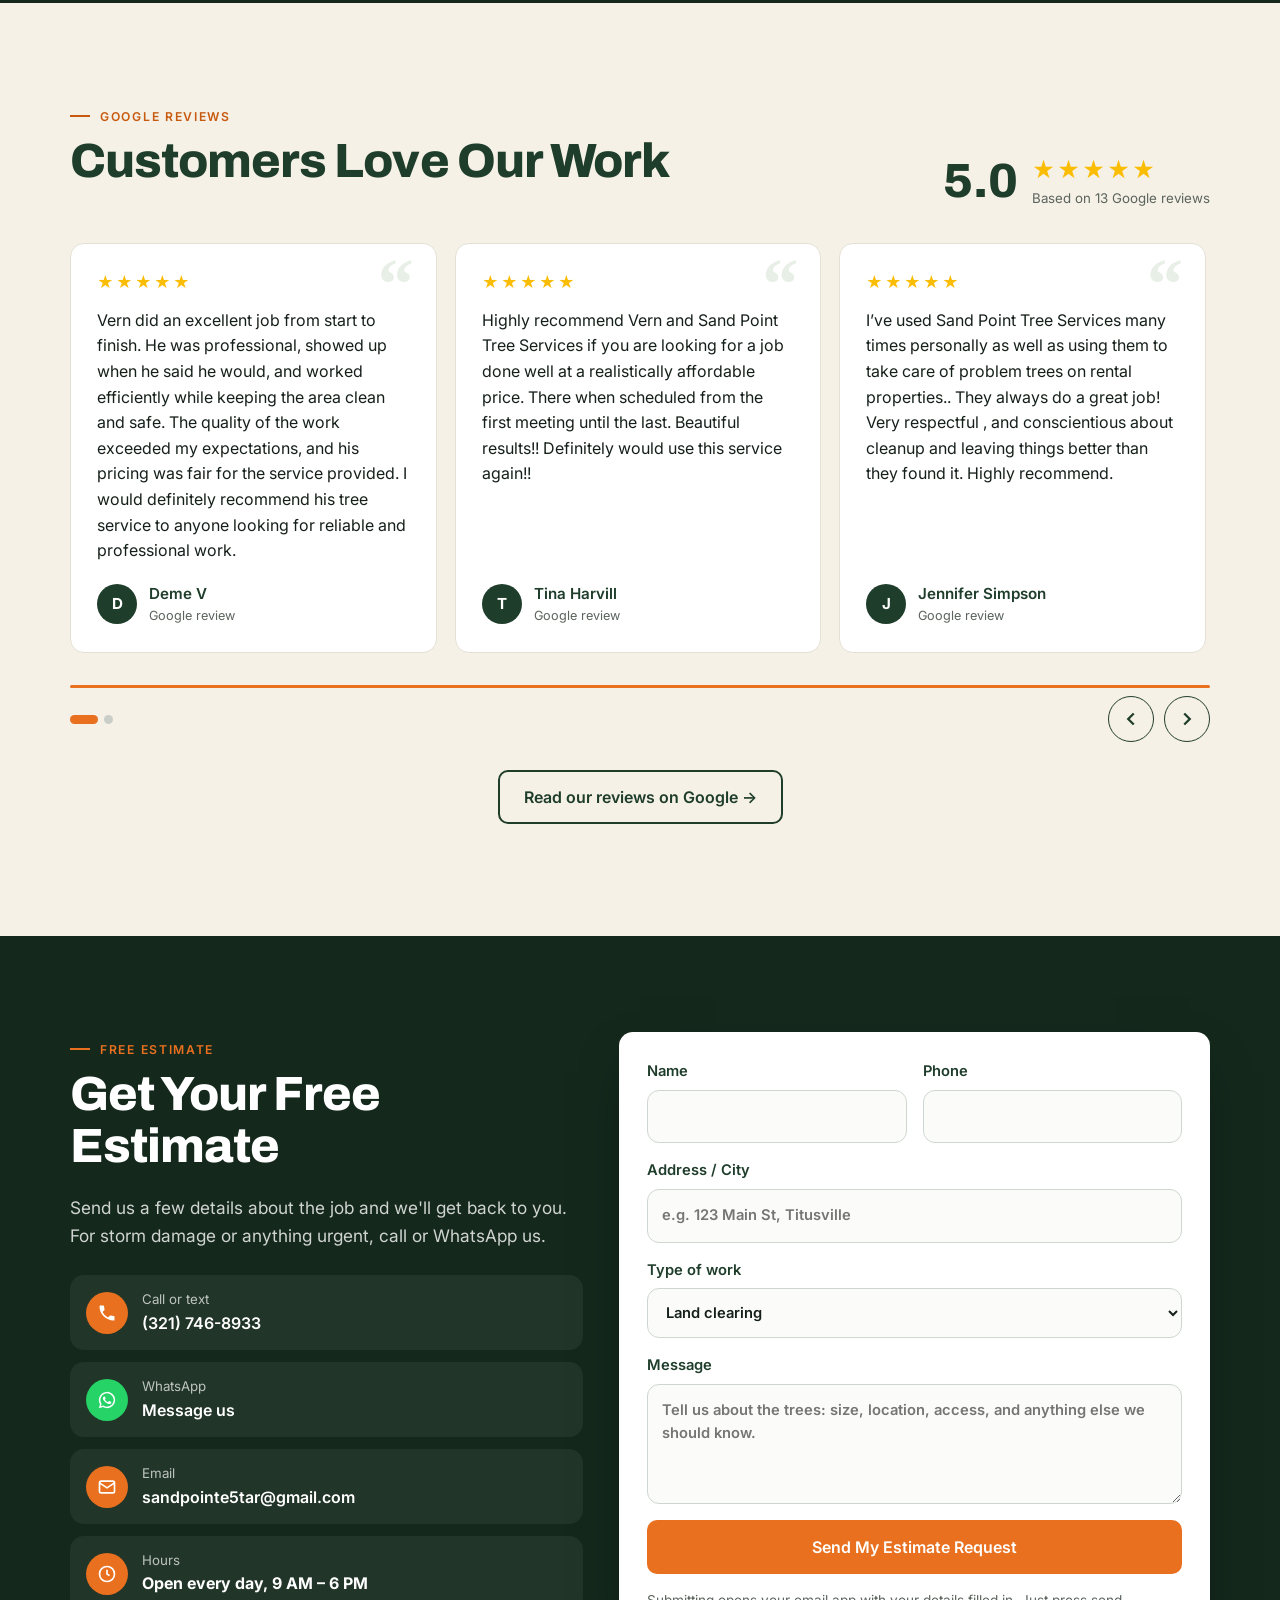
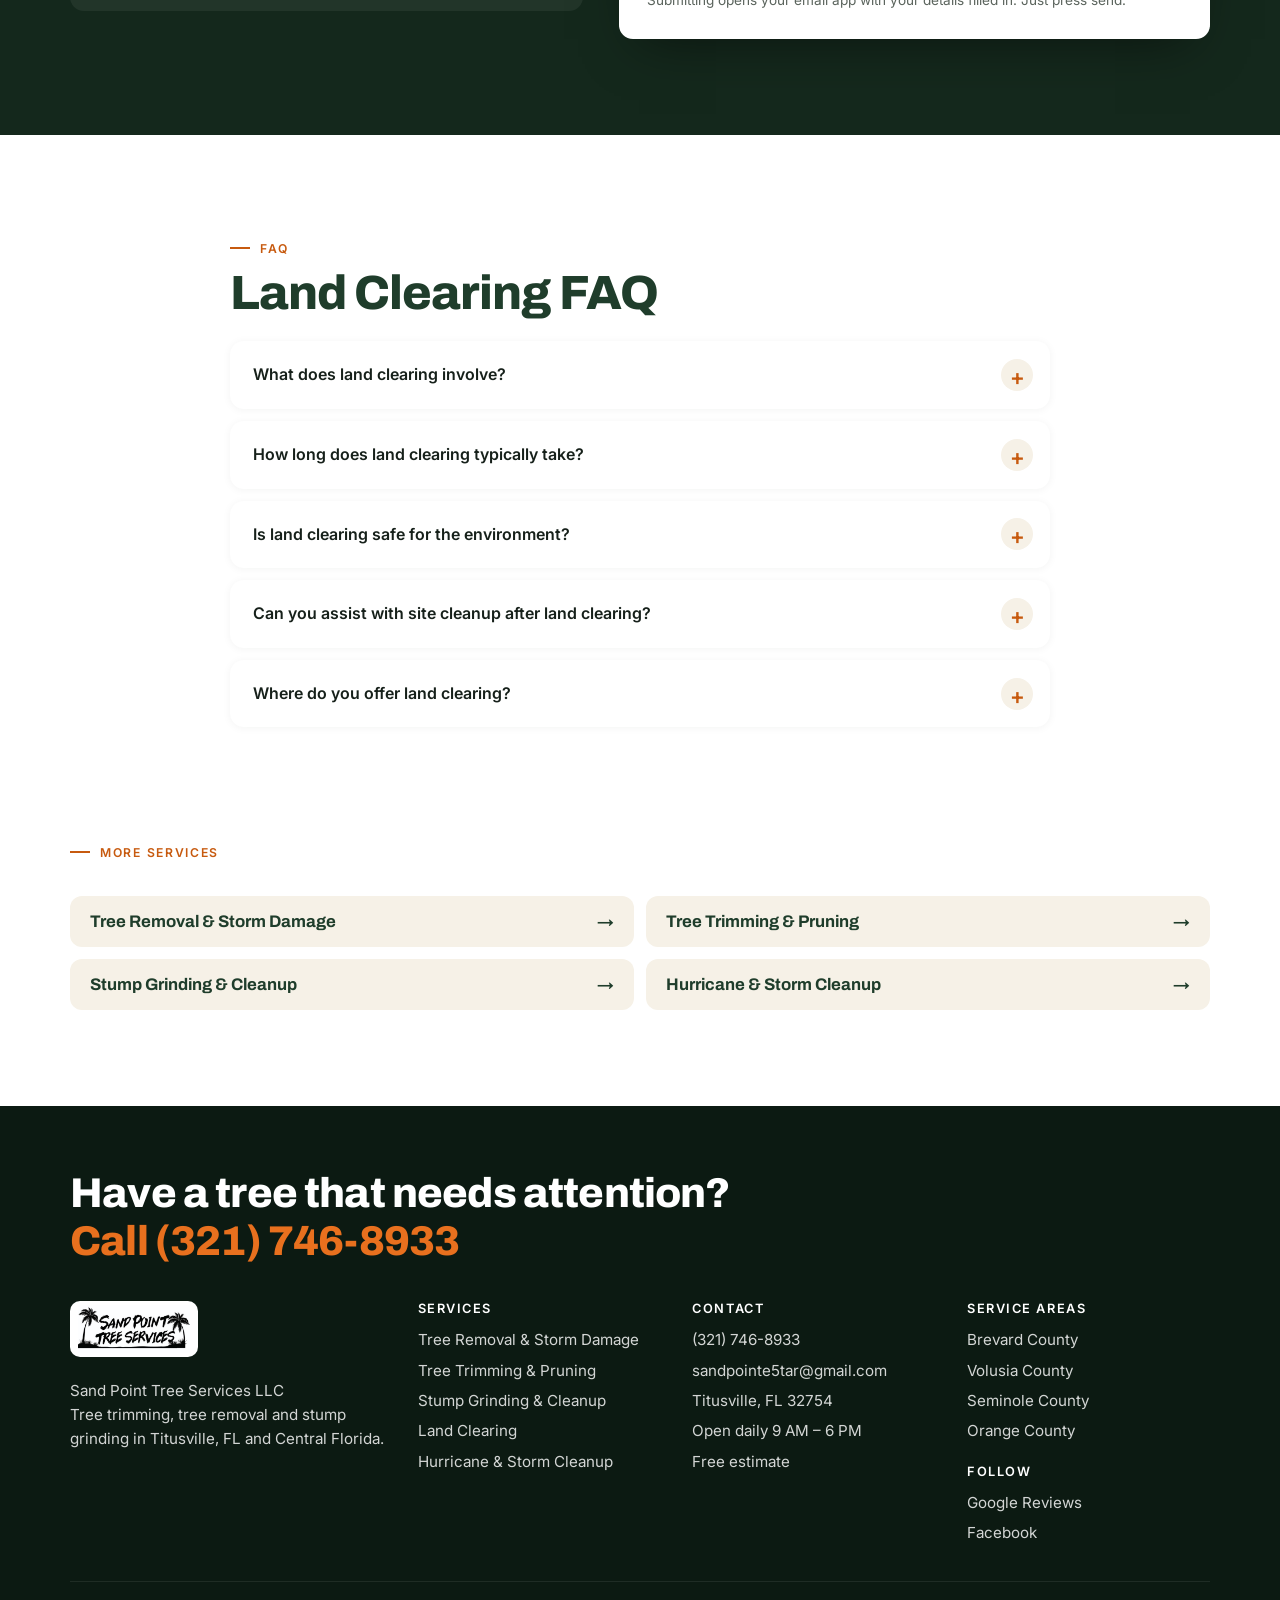
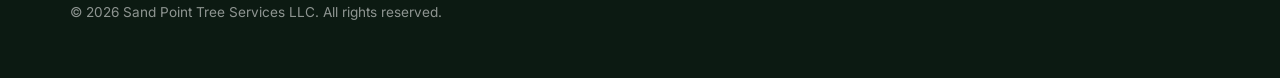
<file: services/land-clearing.html>
<!doctype html>
<html lang="en">
<head>
<meta charset="utf-8">
<meta name="viewport" content="width=device-width, initial-scale=1, viewport-fit=cover">
<title>Land Clearing Titusville FL | Tree, Brush &amp; Lot Clearing</title>
<meta name="description" content="Land clearing in Titusville and Brevard County: trees, brush and debris removed to prepare land for construction or landscaping. Sand Point Tree Services – (321) 746-8933.">
<link rel="canonical" href="https://revupag.github.io/sandpoint-tree-services/services/land-clearing.html">
<meta property="og:title" content="Land Clearing Titusville FL | Tree, Brush &amp; Lot Clearing">
<meta property="og:description" content="Land clearing in Titusville and Brevard County: trees, brush and debris removed to prepare land for construction or landscaping. Sand Point Tree Services – (321) 746-8933.">
<meta property="og:type" content="website">
<meta property="og:url" content="https://revupag.github.io/sandpoint-tree-services/services/land-clearing.html">
<meta property="og:image" content="https://revupag.github.io/sandpoint-tree-services/img/land-clearing.jpg">
<meta name="theme-color" content="#14281c">
<link rel="icon" href="../img/logo.jpg">
<link rel="preconnect" href="https://fonts.googleapis.com">
<link rel="preconnect" href="https://fonts.gstatic.com" crossorigin>
<link href="https://fonts.googleapis.com/css2?family=Archivo:wght@500;600;700;800&family=Inter:wght@400;500;600;700&display=swap" rel="stylesheet">
<link rel="stylesheet" href="../style.css">
<link rel="preload" as="image" href="../img/land-clearing.jpg">

<script type="application/ld+json">{"@context": "https://schema.org", "@type": "Service", "name": "Land Clearing", "serviceType": "Land Clearing", "url": "https://revupag.github.io/sandpoint-tree-services/services/land-clearing.html", "description": "Land clearing in Titusville and Brevard County: trees, brush and debris removed to prepare land for construction or landscaping. Sand Point Tree Services – (321) 746-8933.", "provider": {"@id": "https://revupag.github.io/sandpoint-tree-services/#business", "@type": ["LocalBusiness", "TreeService"], "name": "Sand Point Tree Services LLC", "telephone": "+1-321-746-8933"}, "areaServed": [{"@type": "AdministrativeArea", "name": "Brevard County, FL"}, {"@type": "AdministrativeArea", "name": "Volusia County, FL"}, {"@type": "AdministrativeArea", "name": "Seminole County, FL"}, {"@type": "AdministrativeArea", "name": "Orange County, FL"}]}</script>
<script type="application/ld+json">{"@context": "https://schema.org", "@type": "BreadcrumbList", "itemListElement": [{"@type": "ListItem", "position": 1, "name": "Home", "item": "https://revupag.github.io/sandpoint-tree-services/"}, {"@type": "ListItem", "position": 2, "name": "Land Clearing", "item": "https://revupag.github.io/sandpoint-tree-services/services/land-clearing.html"}]}</script>
<script type="application/ld+json">{"@context": "https://schema.org", "@type": "FAQPage", "mainEntity": [{"@type": "Question", "name": "What does land clearing involve?", "acceptedAnswer": {"@type": "Answer", "text": "Land clearing includes removing trees, brush, and debris to prepare the land for construction or landscaping."}}, {"@type": "Question", "name": "How long does land clearing typically take?", "acceptedAnswer": {"@type": "Answer", "text": "The duration depends on the size and complexity of the site but generally ranges from a few days to a week."}}, {"@type": "Question", "name": "Is land clearing safe for the environment?", "acceptedAnswer": {"@type": "Answer", "text": "Yes, our team follows best practices to minimize environmental impact while ensuring safety and efficiency."}}, {"@type": "Question", "name": "Can you assist with site cleanup after land clearing?", "acceptedAnswer": {"@type": "Answer", "text": "Absolutely. We provide thorough cleanup to leave your property ready for its next use."}}, {"@type": "Question", "name": "Where do you offer land clearing?", "acceptedAnswer": {"@type": "Answer", "text": "We serve Titusville, Rockledge, Palm Bay, Port St. John, Mims, Cocoa and surrounding regions."}}]}</script>
</head>
<body class="page">
<header>
  <nav class="wrap nav" aria-label="Main">
    <a class="logo" href="../index.html"><img src="../img/logo.jpg" alt="Sand Point Tree Services logo" width="94" height="40"></a>
    <div class="menu">
      <ul>
        <li class="has-sub"><a href="../index.html#services">Services ▾</a><ul class="sub"><li><a href="../services/tree-removal.html">Tree Removal &amp; Storm Damage</a></li><li><a href="../services/tree-trimming.html">Tree Trimming &amp; Pruning</a></li><li><a href="../services/stump-grinding.html">Stump Grinding &amp; Cleanup</a></li><li><a href="../services/land-clearing.html">Land Clearing</a></li><li><a href="../services/storm-cleanup.html">Hurricane &amp; Storm Cleanup</a></li></ul></li>
        <li><a href="../index.html#why">Why Us</a></li>
        <li><a href="../index.html#reviews">Reviews</a></li>
        <li><a href="../index.html#area">Service Area</a></li>
        <li><a href="../index.html#faq">FAQ</a></li>
      </ul>
      <a class="btn btn-orange call-btn" href="tel:+13217468933"><svg viewBox="0 0 24 24" fill="currentColor" aria-hidden="true"><path d="M6.6 10.8a15.1 15.1 0 0 0 6.6 6.6l2.2-2.2a1 1 0 0 1 1-.25 11.4 11.4 0 0 0 3.6.57 1 1 0 0 1 1 1V20a1 1 0 0 1-1 1A17 17 0 0 1 3 4a1 1 0 0 1 1-1h3.5a1 1 0 0 1 1 1c0 1.25.2 2.45.57 3.57a1 1 0 0 1-.25 1L6.6 10.8z"/></svg> (321) 746-8933</a>
      <button class="burger" data-drawer aria-label="Open menu"><svg viewBox="0 0 24 24" fill="none" stroke="currentColor" stroke-width="2.5" aria-hidden="true"><path d="M4 7h16M4 12h16M4 17h16"/></svg></button>
    </div>
  </nav>
</header>
<div class="drawer" id="drawer">
  <button class="close" data-drawer aria-label="Close menu">×</button>
  <a href="../index.html">Home</a>
  <a href="../index.html#services">Services</a>
  <div class="small"><a href="../services/tree-removal.html">Tree Removal &amp; Storm Damage</a><a href="../services/tree-trimming.html">Tree Trimming &amp; Pruning</a><a href="../services/stump-grinding.html">Stump Grinding &amp; Cleanup</a><a href="../services/land-clearing.html">Land Clearing</a><a href="../services/storm-cleanup.html">Hurricane &amp; Storm Cleanup</a></div>
  <a href="../index.html#why">Why Us</a>
  <a href="../index.html#reviews">Reviews</a>
  <a href="../index.html#area">Service Area</a>
  <a href="../index.html#faq">FAQ</a>
  <a href="../index.html#estimate" style="color:var(--orange)">Free Estimate</a>
  <p style="margin-top:24px"><a class="btn btn-orange" style="font-size:1.1rem;display:inline-flex" href="tel:+13217468933"><svg viewBox="0 0 24 24" fill="currentColor" aria-hidden="true"><path d="M6.6 10.8a15.1 15.1 0 0 0 6.6 6.6l2.2-2.2a1 1 0 0 1 1-.25 11.4 11.4 0 0 0 3.6.57 1 1 0 0 1 1 1V20a1 1 0 0 1-1 1A17 17 0 0 1 3 4a1 1 0 0 1 1-1h3.5a1 1 0 0 1 1 1c0 1.25.2 2.45.57 3.57a1 1 0 0 1-.25 1L6.6 10.8z"/></svg> (321) 746-8933</a></p>
</div>
<main>
<section class="hero page-hero">
  <img class="hero-bg" src="../img/land-clearing.jpg" alt="Cleared dirt access path along a pasture fence line after brush and tree clearing" fetchpriority="high">
  <div class="wrap">
    <nav class="crumbs fade-up" aria-label="Breadcrumb"><a href="../index.html">Home</a> / <a href="../index.html#services">Services</a> / Land Clearing</nav>
    <h1><span class="line"><span>Land Clearing</span></span><span class="line"><span class="outline">in Titusville &amp; Brevard</span></span></h1>
    <p class="fade-up">Trees, brush and debris cleared to get your property ready for its next phase.</p>
    <div class="cta-row fade-up">
      <a class="btn btn-orange" href="tel:+13217468933"><svg viewBox="0 0 24 24" fill="currentColor" aria-hidden="true"><path d="M6.6 10.8a15.1 15.1 0 0 0 6.6 6.6l2.2-2.2a1 1 0 0 1 1-.25 11.4 11.4 0 0 0 3.6.57 1 1 0 0 1 1 1V20a1 1 0 0 1-1 1A17 17 0 0 1 3 4a1 1 0 0 1 1-1h3.5a1 1 0 0 1 1 1c0 1.25.2 2.45.57 3.57a1 1 0 0 1-.25 1L6.6 10.8z"/></svg> Call Now</a>
      <a class="btn btn-ghost" href="#estimate">Get a Free Estimate</a>
    </div>
  </div>
</section>
<div class="ticker" aria-hidden="true"><div class="ticker-track"><span>Land Clearing</span><span>Titusville, FL</span><span>5.0★ on Google</span><span>Land Clearing</span><span>Titusville, FL</span><span>5.0★ on Google</span><span>Land Clearing</span><span>Titusville, FL</span><span>5.0★ on Google</span><span>Land Clearing</span><span>Titusville, FL</span><span>5.0★ on Google</span></div></div>

<section>
  <div class="wrap split">
    <div class="prose reveal">
      <span class="eyebrow">Land Clearing in Titusville</span>
      <h2>Land Clearing</h2>
      <p>Planning to build, add a driveway, open up a fence line or reclaim an overgrown part of your property? Sand Point Tree Services clears trees, brush and debris for residential and rural properties in Titusville and throughout Brevard County.</p><p>We clear the land thoroughly, keep safety first throughout the job, and finish with a full cleanup so the site is ready for construction, landscaping or whatever comes next.</p>
      <h3 style="margin-top:28px;color:var(--green-800)">When to call us</h3>
      <ul class="checks"><li>Lots that need to be cleared before construction</li><li>Overgrown fence lines and access paths</li><li>Brush and small trees taking over pasture or yard</li><li>Areas cleared for a driveway, shed or pool</li></ul>
    </div>
    <img class="reveal d1" src="../img/pasture-clearing.jpg" alt="Overgrown fence line being cleared next to a cattle pasture" loading="lazy">
  </div>
</section>

<section style="background:var(--green-100)">
  <div class="wrap">
    <span class="eyebrow">Why Sand Point</span>
    <h2 class="reveal">What You Get</h2>
    <div class="benefits">
<div class="benefit reveal d0"><h3>Comprehensive site preparation</h3><p>We clear the land thoroughly to prepare your property for development or landscaping.</p></div>
<div class="benefit reveal d1"><h3>Safety-first approach</h3><p>Our team prioritizes safety to protect your property and ensure a smooth clearing process.</p></div>
<div class="benefit reveal d0"><h3>Minimal disruption &amp; cleanup</h3><p>We leave your site clean and ready for its next phase with minimal impact on surrounding areas.</p></div>
<div class="benefit reveal d1"><h3>Experienced crew</h3><p>Trust our skilled arborists to handle land clearing efficiently and responsibly.</p></div>
    </div>
    <div class="photo-row"><img class="reveal d0" src="../img/pasture-clearing.jpg" alt="Fence line along a pasture during clearing" loading="lazy"><img class="reveal d1" src="../img/tree-thinning.jpg" alt="Trees cut back along a property fence" loading="lazy"><img class="reveal d2" src="../img/storm-cleanup.jpg" alt="Tree and brush being cleared beside a building" loading="lazy"></div>
  </div>
</section>

<section class="why">
  <div class="wrap">
    <span class="eyebrow">How it works</span>
    <h2 class="reveal">Simple From Start to Finish</h2>
    <div class="steps">
      <div class="step reveal"><h3>Call or message</h3><p>Call, text or WhatsApp (321) 746-8933, or send the estimate form.</p></div>
      <div class="step reveal d1"><h3>Free estimate</h3><p>We look at the job, listen to what you want and give you a clear price.</p></div>
      <div class="step reveal d2"><h3>The work</h3><p>Our crew shows up as scheduled and gets the job done safely.</p></div>
      <div class="step reveal d3"><h3>Cleanup</h3><p>We haul away the debris and leave your property clean.</p></div>
    </div>
  </div>
</section>

<section id="reviews">
  <div class="wrap">
    <div class="rev-head reveal">
      <div><span class="eyebrow">Google reviews</span><h2>Customers Love Our Work</h2></div>
      <a class="score" href="https://www.google.com/maps/place/data=!4m2!3m1!1s0x2f2010b05a15b7ad:0xd5bb09c6d27dcad5" target="_blank" rel="noopener" style="text-decoration:none">
        <b>5.0</b><div><span class="stars" aria-label="5 out of 5 stars">★★★★★</span><small>Based on 13 Google reviews</small></div>
      </a>
    </div>
    <div class="carousel reveal" aria-roledescription="carousel" aria-label="Customer reviews">
      <div class="track">
<figure class="review"><span class="stars" aria-label="5 out of 5 stars">★★★★★</span><blockquote>Vern did an excellent job from start to finish. He was professional, showed up when he said he would, and worked efficiently while keeping the area clean and safe. The quality of the work exceeded my expectations, and his pricing was fair for the service provided. I would definitely recommend his tree service to anyone looking for reliable and professional work.</blockquote><figcaption><i aria-hidden="true">D</i><span>Deme V<small>Google review</small></span></figcaption></figure>
<figure class="review"><span class="stars" aria-label="5 out of 5 stars">★★★★★</span><blockquote>Highly recommend Vern and Sand Point Tree Services if you are looking for a job done well at a realistically affordable price. There when scheduled from the first meeting until the last. Beautiful results!! Definitely would use this service again!!</blockquote><figcaption><i aria-hidden="true">T</i><span>Tina Harvill<small>Google review</small></span></figcaption></figure>
<figure class="review"><span class="stars" aria-label="5 out of 5 stars">★★★★★</span><blockquote>I’ve used Sand Point Tree Services many times personally as well as using them to take care of problem trees on rental properties.. They always do a great job! Very respectful , and conscientious about cleanup and leaving things better than they found it. Highly recommend.</blockquote><figcaption><i aria-hidden="true">J</i><span>Jennifer Simpson<small>Google review</small></span></figcaption></figure>
<figure class="review"><span class="stars" aria-label="5 out of 5 stars">★★★★★</span><blockquote>Had a great experience. I highly recommend!</blockquote><figcaption><i aria-hidden="true">R</i><span>rayfarag<small>Google review</small></span></figcaption></figure>
      </div>
      <div class="progress"><span></span></div>
      <div class="car-ctrl">
        <div class="dots"></div>
        <div class="arrows">
          <button class="arrow prev" aria-label="Previous review"><svg viewBox="0 0 24 24" fill="none" stroke="currentColor" stroke-width="2.5" aria-hidden="true"><path d="M15 18 9 12l6-6"/></svg></button>
          <button class="arrow next" aria-label="Next review"><svg viewBox="0 0 24 24" fill="none" stroke="currentColor" stroke-width="2.5" aria-hidden="true"><path d="m9 18 6-6-6-6"/></svg></button>
        </div>
      </div>
    </div>
    <p style="text-align:center;margin-top:28px"><a class="btn btn-outline" href="https://www.google.com/maps/place/data=!4m2!3m1!1s0x2f2010b05a15b7ad:0xd5bb09c6d27dcad5" target="_blank" rel="noopener">Read our reviews on Google →</a></p>
  </div>
</section>

<section class="estimate" id="estimate">
  <div class="wrap estimate-grid">
    <div class="reveal">
      <span class="eyebrow">Free estimate</span>
      <h2>Get Your Free Estimate</h2>
      <p class="lead">Send us a few details about the job and we'll get back to you. For storm damage or anything urgent, call or WhatsApp us.</p>
      <ul class="contact-list">
        <li><span class="ico"><svg viewBox="0 0 24 24" fill="currentColor" aria-hidden="true"><path d="M6.6 10.8a15.1 15.1 0 0 0 6.6 6.6l2.2-2.2a1 1 0 0 1 1-.25 11.4 11.4 0 0 0 3.6.57 1 1 0 0 1 1 1V20a1 1 0 0 1-1 1A17 17 0 0 1 3 4a1 1 0 0 1 1-1h3.5a1 1 0 0 1 1 1c0 1.25.2 2.45.57 3.57a1 1 0 0 1-.25 1L6.6 10.8z"/></svg></span><div><small>Call or text</small><a href="tel:+13217468933">(321) 746-8933</a></div></li>
        <li><span class="ico" style="background:var(--wa)"><svg viewBox="0 0 32 32" fill="currentColor" aria-hidden="true"><path d="M16 3a13 13 0 0 0-11.2 19.6L3 29l6.6-1.7A13 13 0 1 0 16 3zm0 23.6a10.6 10.6 0 0 1-5.4-1.5l-.4-.2-3.9 1 1-3.8-.2-.4A10.6 10.6 0 1 1 16 26.6zm5.8-7.9c-.3-.2-1.9-.9-2.2-1s-.5-.2-.7.2-.8 1-1 1.2-.4.2-.7.1a8.7 8.7 0 0 1-4.3-3.8c-.3-.6.3-.5.9-1.7.1-.2 0-.4 0-.5l-1-2.4c-.3-.6-.5-.5-.7-.5h-.6a1.2 1.2 0 0 0-.9.4 3.7 3.7 0 0 0-1.1 2.7 6.4 6.4 0 0 0 1.4 3.4 14.6 14.6 0 0 0 5.6 4.9c2.1.9 2.9 1 3.9.8a3.3 3.3 0 0 0 2.2-1.5 2.7 2.7 0 0 0 .2-1.5c-.1-.2-.3-.3-.6-.4z"/></svg></span><div><small>WhatsApp</small><a href="https://wa.me/13217468933?text=Hi%20Sand%20Point!%20I%27d%20like%20a%20free%20tree%20service%20estimate." target="_blank" rel="noopener">Message us</a></div></li>
        <li><span class="ico"><svg viewBox="0 0 24 24" fill="none" stroke="currentColor" stroke-width="2" aria-hidden="true"><rect x="3" y="5" width="18" height="14" rx="2"/><path d="m3 7 9 6 9-6"/></svg></span><div><small>Email</small><a href="mailto:sandpointe5tar@gmail.com">sandpointe5tar@gmail.com</a></div></li>
        <li><span class="ico"><svg viewBox="0 0 24 24" fill="none" stroke="currentColor" stroke-width="2" aria-hidden="true"><circle cx="12" cy="12" r="9"/><path d="M12 7v5l3 2"/></svg></span><div><small>Hours</small><strong>Open every day, 9 AM – 6 PM</strong></div></li>
      </ul>
    </div>
    <form id="estimate-form" class="reveal d1" action="mailto:sandpointe5tar@gmail.com" method="post" enctype="text/plain">
      <div class="two">
        <label>Name<input name="name" autocomplete="name" required></label>
        <label>Phone<input name="phone" type="tel" autocomplete="tel" required></label>
      </div>
      <label>Address / City<input name="address" autocomplete="street-address" placeholder="e.g. 123 Main St, Titusville" required></label>
      <label>Type of work<select name="work" required><option value="">Select a service…</option><option>Tree removal</option><option>Tree trimming / pruning</option><option>Palm trimming</option><option>Stump grinding</option><option selected>Land clearing</option><option>Storm / hurricane cleanup</option><option>Other / not sure</option></select></label>
      <label>Message<textarea name="message" placeholder="Tell us about the trees: size, location, access, and anything else we should know."></textarea></label>
      <button class="btn btn-orange" type="submit">Send My Estimate Request</button>
      <p class="form-note">Submitting opens your email app with your details filled in. Just press send.</p>
    </form>
  </div>
</section>

<section id="faq" style="background:#fff">
  <div class="wrap faq">
    <span class="eyebrow">FAQ</span>
    <h2 class="reveal">Land Clearing FAQ</h2>
<details class="reveal"><summary>What does land clearing involve?</summary><p>Land clearing includes removing trees, brush, and debris to prepare the land for construction or landscaping.</p></details>
<details class="reveal"><summary>How long does land clearing typically take?</summary><p>The duration depends on the size and complexity of the site but generally ranges from a few days to a week.</p></details>
<details class="reveal"><summary>Is land clearing safe for the environment?</summary><p>Yes, our team follows best practices to minimize environmental impact while ensuring safety and efficiency.</p></details>
<details class="reveal"><summary>Can you assist with site cleanup after land clearing?</summary><p>Absolutely. We provide thorough cleanup to leave your property ready for its next use.</p></details>
<details class="reveal"><summary>Where do you offer land clearing?</summary><p>We serve Titusville, Rockledge, Palm Bay, Port St. John, Mims, Cocoa and surrounding regions.</p></details>
  </div>
</section>
<section style="padding-top:0;background:#fff">
  <div class="wrap">
    <span class="eyebrow">More services</span>
    <div class="others"><a href="tree-removal.html">Tree Removal &amp; Storm Damage <span>→</span></a><a href="tree-trimming.html">Tree Trimming &amp; Pruning <span>→</span></a><a href="stump-grinding.html">Stump Grinding &amp; Cleanup <span>→</span></a><a href="storm-cleanup.html">Hurricane &amp; Storm Cleanup <span>→</span></a></div>
  </div>
</section>
</main>
<footer>
  <div class="wrap">
    <p class="foot-big">Have a tree that needs attention?<br><a href="tel:+13217468933">Call (321) 746-8933</a></p>
    <div class="foot-grid">
      <div>
        <span class="logo" style="display:inline-block;margin-bottom:14px"><img src="../img/logo.jpg" alt="Sand Point Tree Services logo" loading="lazy" style="height:48px"></span>
        <p>Sand Point Tree Services LLC<br>Tree trimming, tree removal and stump grinding in Titusville, FL and Central Florida.</p>
      </div>
      <div><h4>Services</h4><ul><li><a href="../services/tree-removal.html">Tree Removal &amp; Storm Damage</a></li><li><a href="../services/tree-trimming.html">Tree Trimming &amp; Pruning</a></li><li><a href="../services/stump-grinding.html">Stump Grinding &amp; Cleanup</a></li><li><a href="../services/land-clearing.html">Land Clearing</a></li><li><a href="../services/storm-cleanup.html">Hurricane &amp; Storm Cleanup</a></li></ul></div>
      <div><h4>Contact</h4><ul>
        <li><a href="tel:+13217468933">(321) 746-8933</a></li>
        <li><a href="mailto:sandpointe5tar@gmail.com">sandpointe5tar@gmail.com</a></li>
        <li>Titusville, FL 32754</li>
        <li>Open daily 9 AM – 6 PM</li>
        <li><a href="../index.html#estimate">Free estimate</a></li></ul></div>
      <div><h4>Service Areas</h4><ul><li>Brevard County</li><li>Volusia County</li><li>Seminole County</li><li>Orange County</li></ul>
        <h4 style="margin-top:20px">Follow</h4><ul><li><a href="https://www.google.com/maps/place/data=!4m2!3m1!1s0x2f2010b05a15b7ad:0xd5bb09c6d27dcad5" target="_blank" rel="noopener">Google Reviews</a></li><li><a href="https://www.facebook.com/profile.php?id=61575041909936" target="_blank" rel="noopener">Facebook</a></li></ul></div>
    </div>
    <p class="copy">© <span id="yr">2026</span> Sand Point Tree Services LLC. All rights reserved.</p>
  </div>
</footer>
<a class="wa" href="https://wa.me/13217468933?text=Hi%20Sand%20Point!%20I%27d%20like%20a%20free%20tree%20service%20estimate." target="_blank" rel="noopener" aria-label="Chat with us on WhatsApp">
  <span class="wa-tip">Need a tree quote?<small>Chat with us on WhatsApp</small></span>
  <span class="wa-btn"><svg viewBox="0 0 32 32" fill="currentColor" aria-hidden="true"><path d="M16 3a13 13 0 0 0-11.2 19.6L3 29l6.6-1.7A13 13 0 1 0 16 3zm0 23.6a10.6 10.6 0 0 1-5.4-1.5l-.4-.2-3.9 1 1-3.8-.2-.4A10.6 10.6 0 1 1 16 26.6zm5.8-7.9c-.3-.2-1.9-.9-2.2-1s-.5-.2-.7.2-.8 1-1 1.2-.4.2-.7.1a8.7 8.7 0 0 1-4.3-3.8c-.3-.6.3-.5.9-1.7.1-.2 0-.4 0-.5l-1-2.4c-.3-.6-.5-.5-.7-.5h-.6a1.2 1.2 0 0 0-.9.4 3.7 3.7 0 0 0-1.1 2.7 6.4 6.4 0 0 0 1.4 3.4 14.6 14.6 0 0 0 5.6 4.9c2.1.9 2.9 1 3.9.8a3.3 3.3 0 0 0 2.2-1.5 2.7 2.7 0 0 0 .2-1.5c-.1-.2-.3-.3-.6-.4z"/></svg></span>
</a>
<div class="callbar">
  <a class="btn btn-orange" href="tel:+13217468933"><svg viewBox="0 0 24 24" fill="currentColor" aria-hidden="true"><path d="M6.6 10.8a15.1 15.1 0 0 0 6.6 6.6l2.2-2.2a1 1 0 0 1 1-.25 11.4 11.4 0 0 0 3.6.57 1 1 0 0 1 1 1V20a1 1 0 0 1-1 1A17 17 0 0 1 3 4a1 1 0 0 1 1-1h3.5a1 1 0 0 1 1 1c0 1.25.2 2.45.57 3.57a1 1 0 0 1-.25 1L6.6 10.8z"/></svg> Call Now</a>
  <a class="btn btn-green" href="../index.html#estimate">Free Estimate</a>
</div>
<script src="../main.js" defer></script>
</body>
</html>
</file>
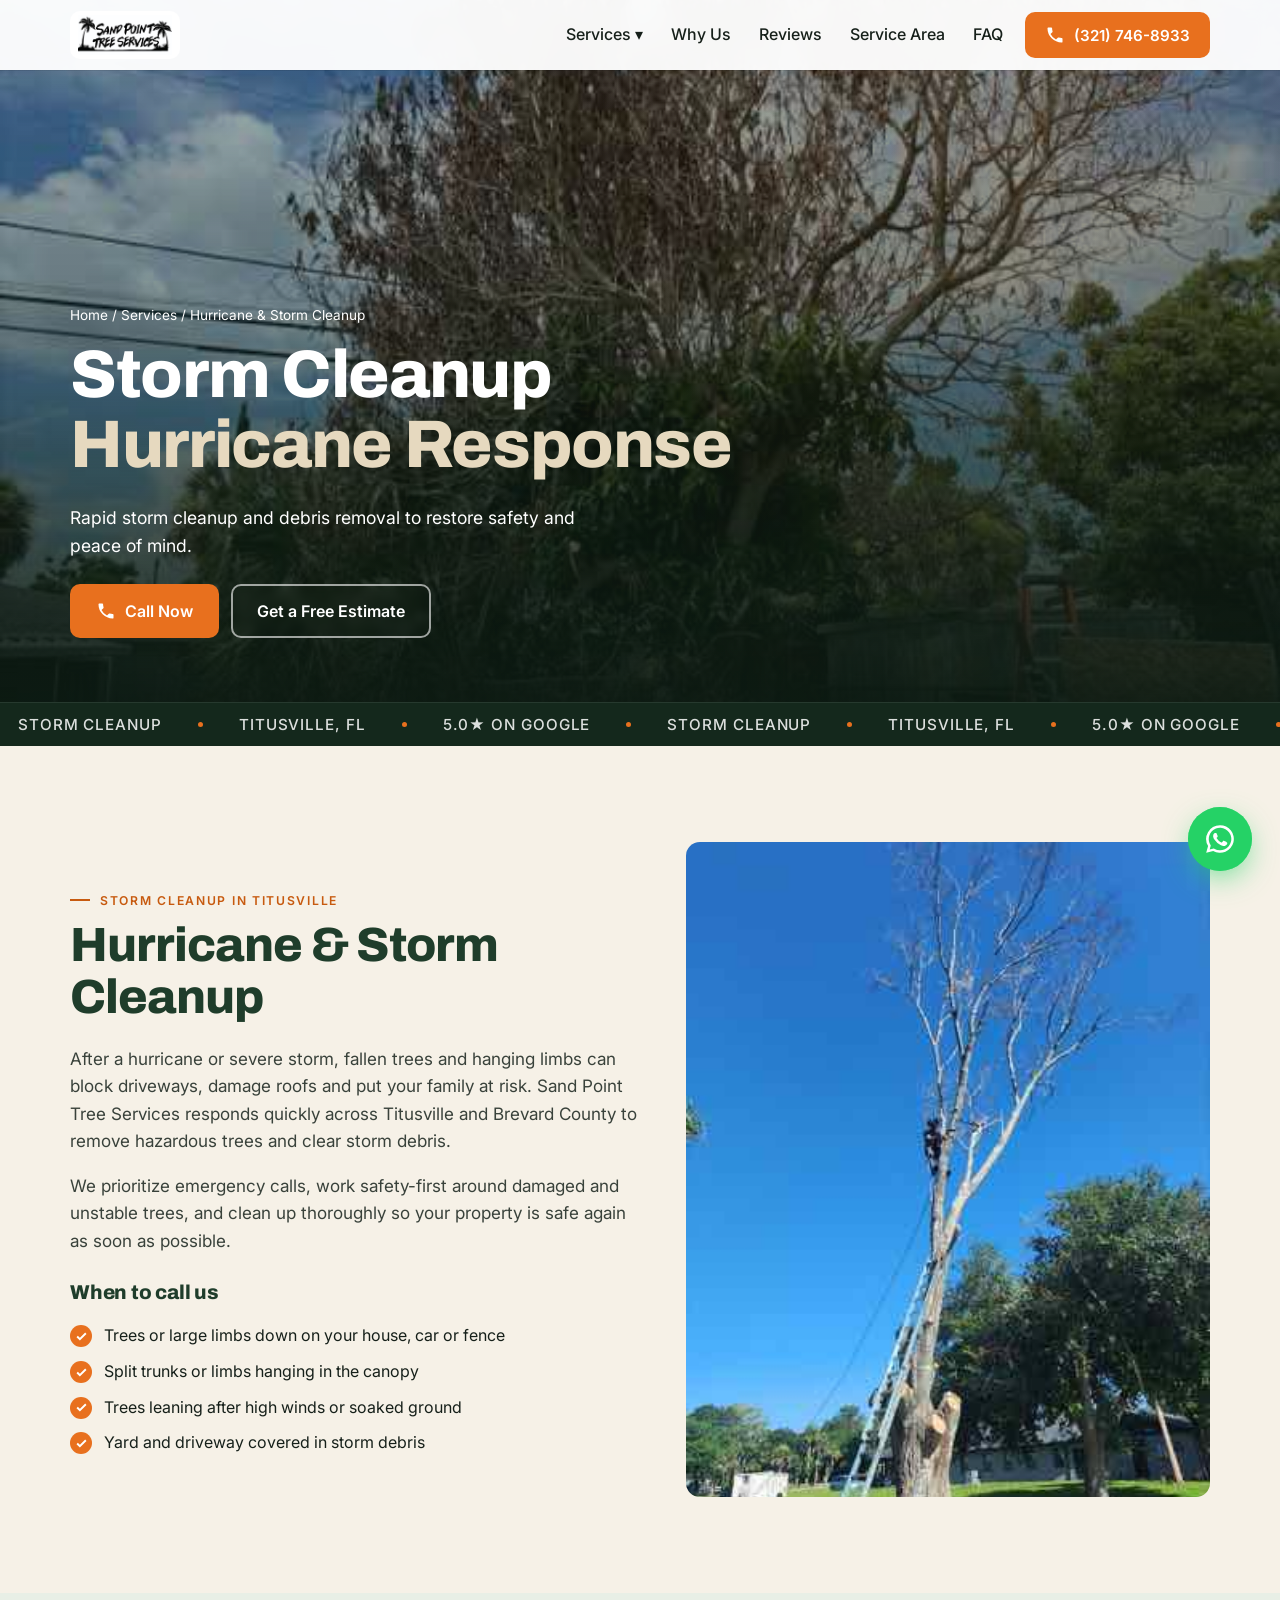
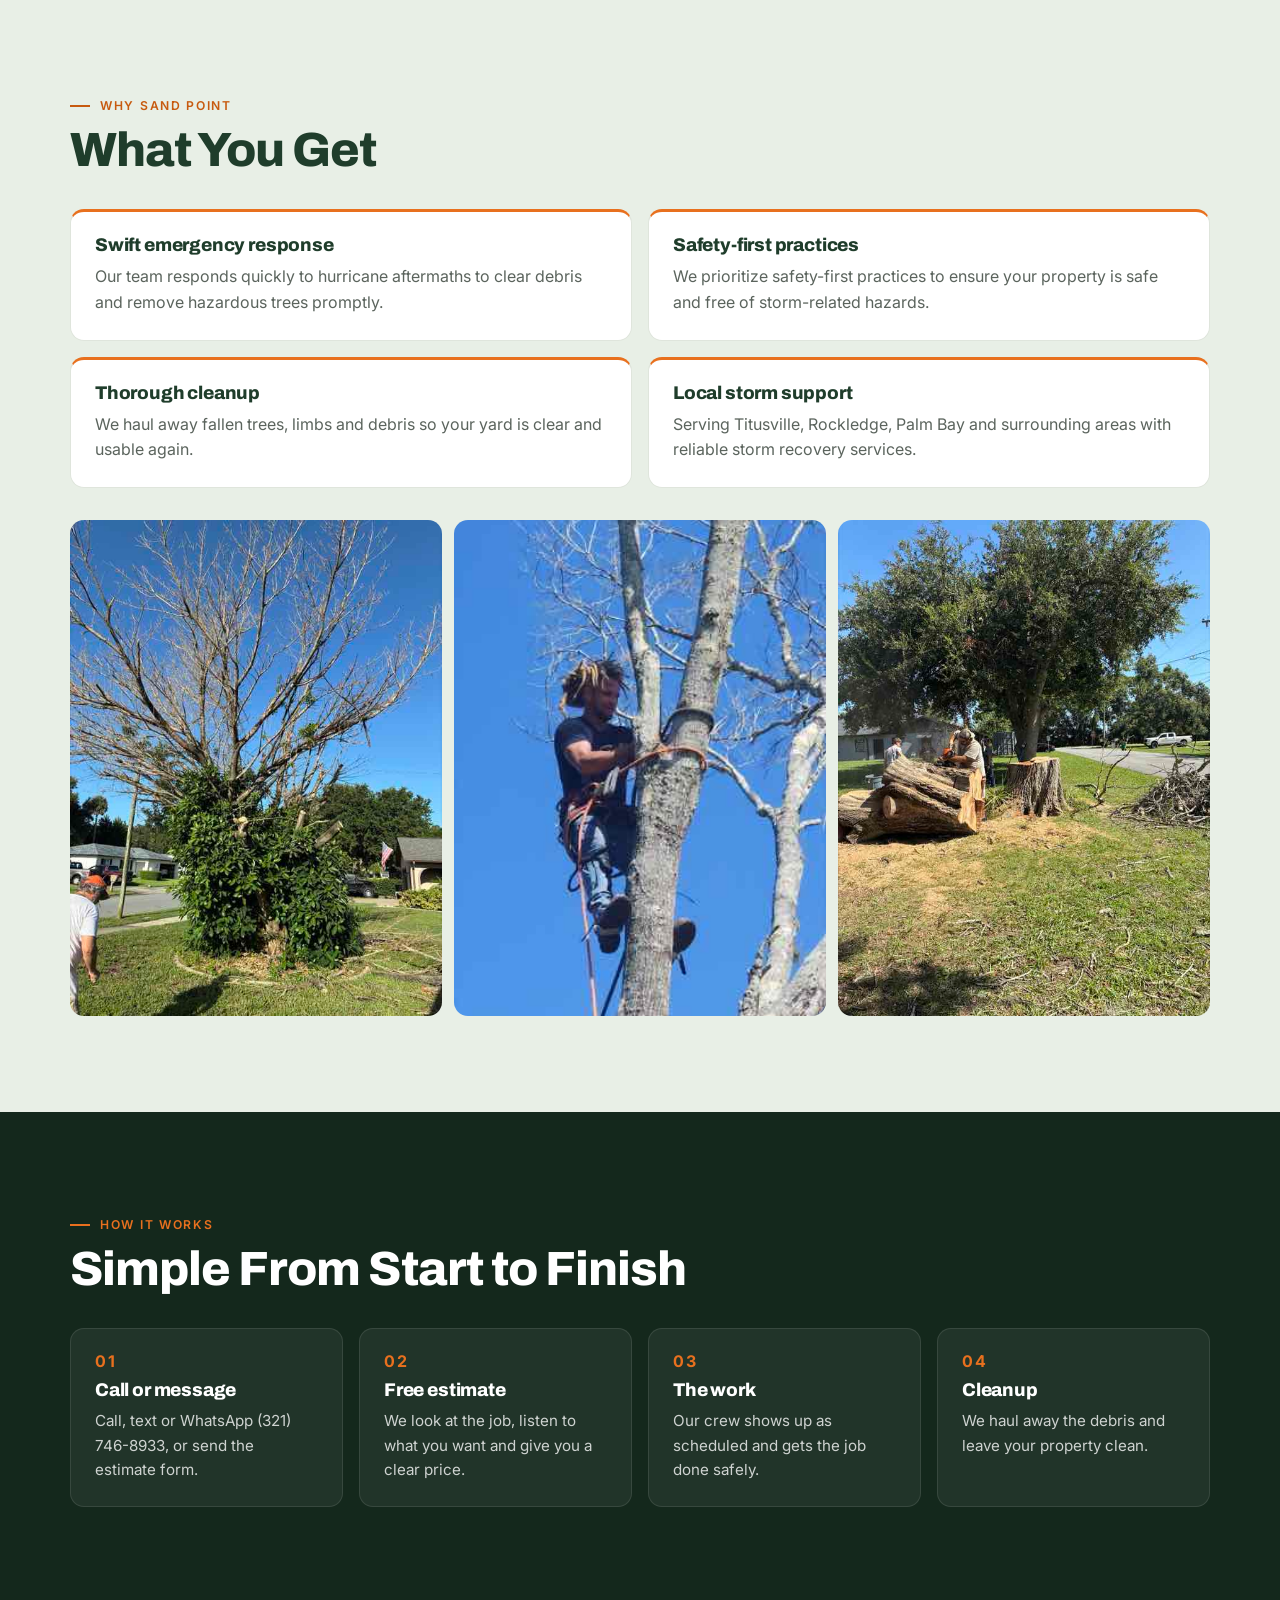
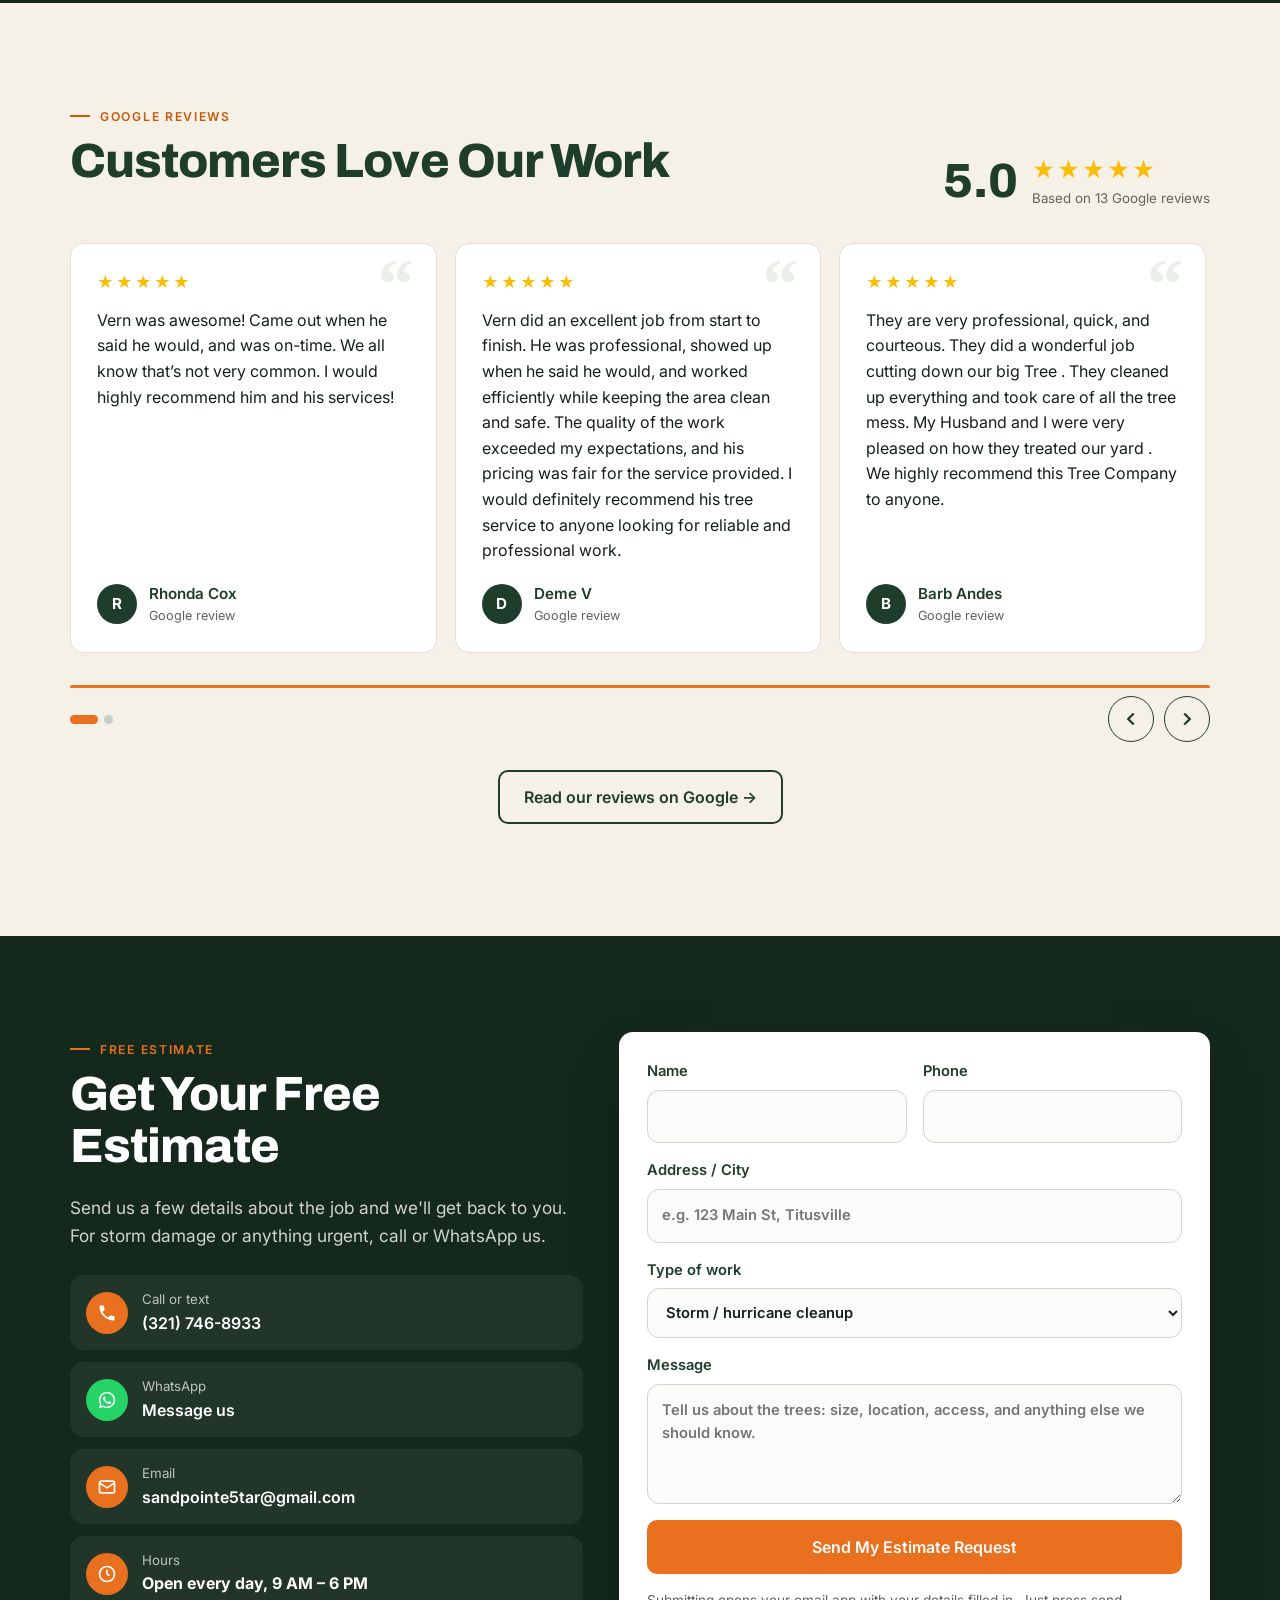
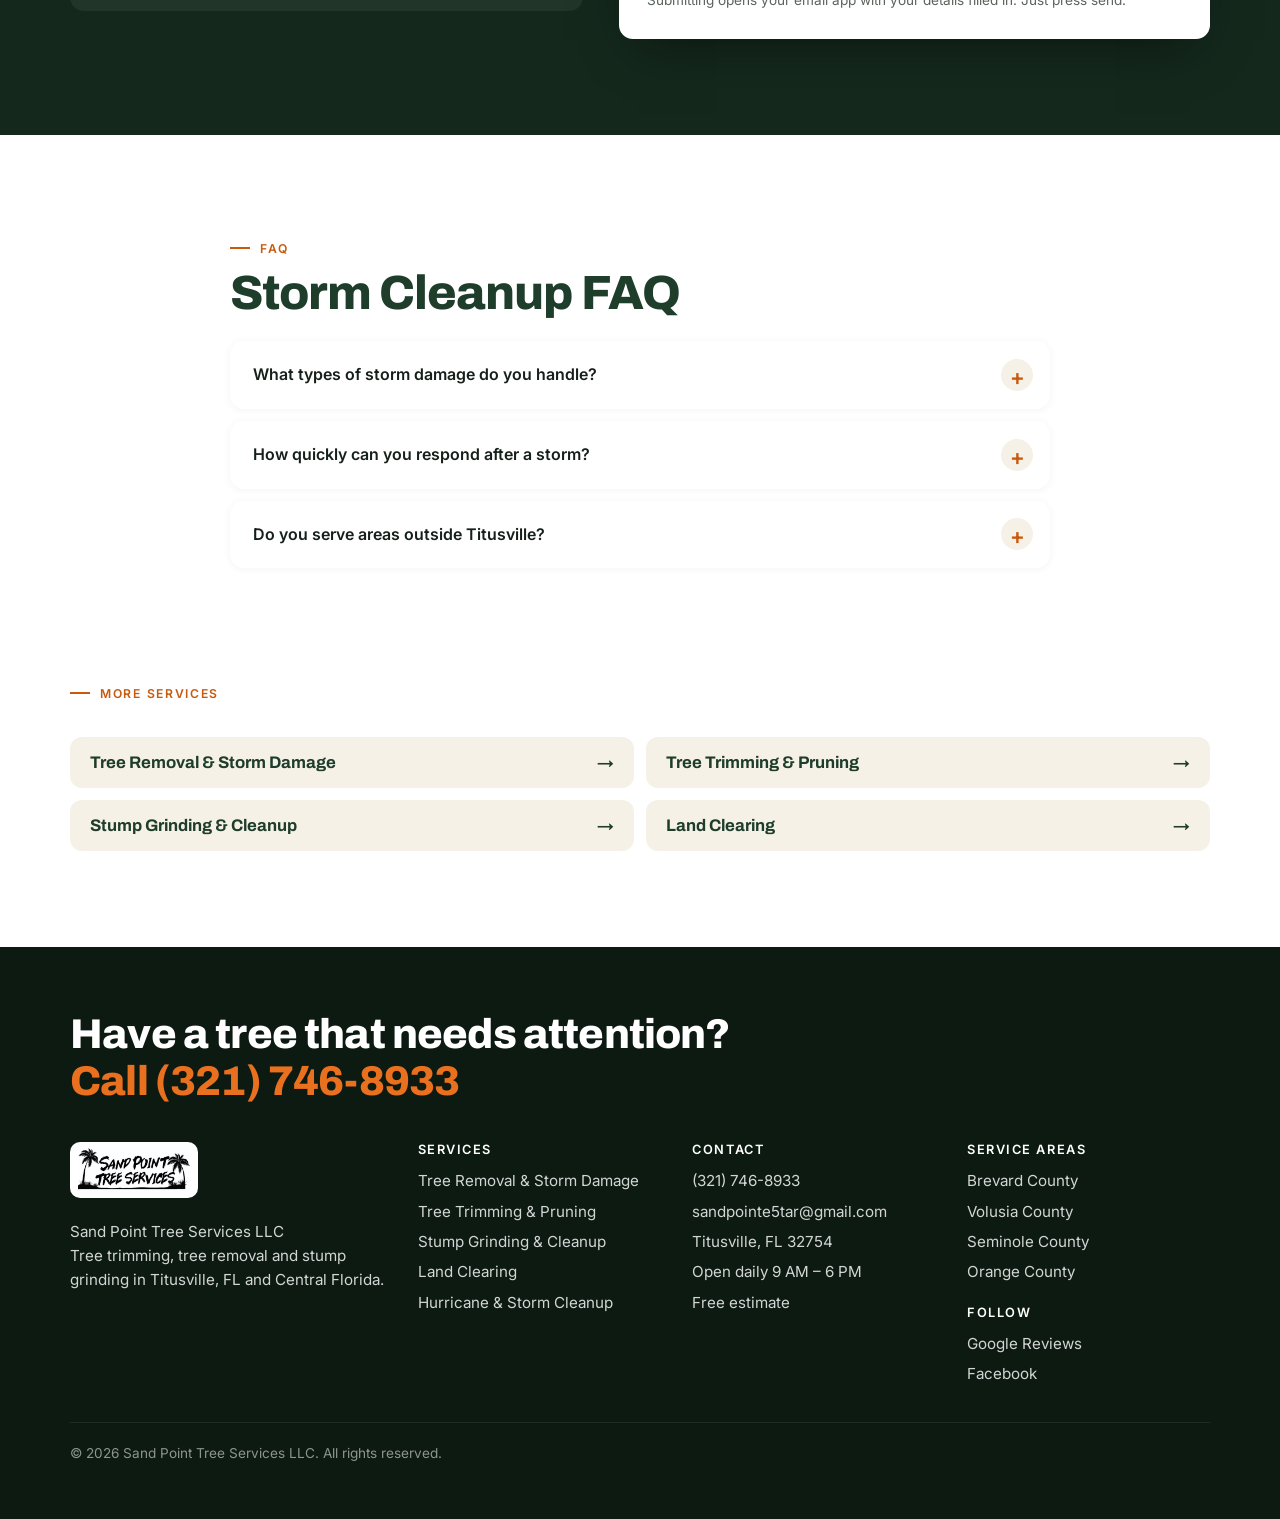
<file: services/storm-cleanup.html>
<!doctype html>
<html lang="en">
<head>
<meta charset="utf-8">
<meta name="viewport" content="width=device-width, initial-scale=1, viewport-fit=cover">
<title>Hurricane &amp; Storm Cleanup Titusville FL | Emergency Tree Service</title>
<meta name="description" content="Hurricane and storm cleanup in Titusville and Brevard County: fallen trees, hazardous limbs and debris removed fast. Sand Point Tree Services – call (321) 746-8933.">
<link rel="canonical" href="https://revupag.github.io/sandpoint-tree-services/services/storm-cleanup.html">
<meta property="og:title" content="Hurricane &amp; Storm Cleanup Titusville FL | Emergency Tree Service">
<meta property="og:description" content="Hurricane and storm cleanup in Titusville and Brevard County: fallen trees, hazardous limbs and debris removed fast. Sand Point Tree Services – call (321) 746-8933.">
<meta property="og:type" content="website">
<meta property="og:url" content="https://revupag.github.io/sandpoint-tree-services/services/storm-cleanup.html">
<meta property="og:image" content="https://revupag.github.io/sandpoint-tree-services/img/storm-cleanup.jpg">
<meta name="theme-color" content="#14281c">
<link rel="icon" href="../img/logo.jpg">
<link rel="preconnect" href="https://fonts.googleapis.com">
<link rel="preconnect" href="https://fonts.gstatic.com" crossorigin>
<link href="https://fonts.googleapis.com/css2?family=Archivo:wght@500;600;700;800&family=Inter:wght@400;500;600;700&display=swap" rel="stylesheet">
<link rel="stylesheet" href="../style.css">
<link rel="preload" as="image" href="../img/storm-cleanup.jpg">

<script type="application/ld+json">{"@context": "https://schema.org", "@type": "Service", "name": "Hurricane & Storm Cleanup", "serviceType": "Hurricane & Storm Cleanup", "url": "https://revupag.github.io/sandpoint-tree-services/services/storm-cleanup.html", "description": "Hurricane and storm cleanup in Titusville and Brevard County: fallen trees, hazardous limbs and debris removed fast. Sand Point Tree Services – call (321) 746-8933.", "provider": {"@id": "https://revupag.github.io/sandpoint-tree-services/#business", "@type": ["LocalBusiness", "TreeService"], "name": "Sand Point Tree Services LLC", "telephone": "+1-321-746-8933"}, "areaServed": [{"@type": "AdministrativeArea", "name": "Brevard County, FL"}, {"@type": "AdministrativeArea", "name": "Volusia County, FL"}, {"@type": "AdministrativeArea", "name": "Seminole County, FL"}, {"@type": "AdministrativeArea", "name": "Orange County, FL"}]}</script>
<script type="application/ld+json">{"@context": "https://schema.org", "@type": "BreadcrumbList", "itemListElement": [{"@type": "ListItem", "position": 1, "name": "Home", "item": "https://revupag.github.io/sandpoint-tree-services/"}, {"@type": "ListItem", "position": 2, "name": "Hurricane & Storm Cleanup", "item": "https://revupag.github.io/sandpoint-tree-services/services/storm-cleanup.html"}]}</script>
<script type="application/ld+json">{"@context": "https://schema.org", "@type": "FAQPage", "mainEntity": [{"@type": "Question", "name": "What types of storm damage do you handle?", "acceptedAnswer": {"@type": "Answer", "text": "We manage debris removal and hazardous tree removal caused by hurricanes and severe storms."}}, {"@type": "Question", "name": "How quickly can you respond after a storm?", "acceptedAnswer": {"@type": "Answer", "text": "Our team prioritizes rapid response to ensure your property is addressed as soon as possible after a storm."}}, {"@type": "Question", "name": "Do you serve areas outside Titusville?", "acceptedAnswer": {"@type": "Answer", "text": "Absolutely. We provide hurricane response services throughout Brevard County including Rockledge, Palm Bay, Mims, Cocoa, and Port St. John."}}]}</script>
</head>
<body class="page">
<header>
  <nav class="wrap nav" aria-label="Main">
    <a class="logo" href="../index.html"><img src="../img/logo.jpg" alt="Sand Point Tree Services logo" width="94" height="40"></a>
    <div class="menu">
      <ul>
        <li class="has-sub"><a href="../index.html#services">Services ▾</a><ul class="sub"><li><a href="../services/tree-removal.html">Tree Removal &amp; Storm Damage</a></li><li><a href="../services/tree-trimming.html">Tree Trimming &amp; Pruning</a></li><li><a href="../services/stump-grinding.html">Stump Grinding &amp; Cleanup</a></li><li><a href="../services/land-clearing.html">Land Clearing</a></li><li><a href="../services/storm-cleanup.html">Hurricane &amp; Storm Cleanup</a></li></ul></li>
        <li><a href="../index.html#why">Why Us</a></li>
        <li><a href="../index.html#reviews">Reviews</a></li>
        <li><a href="../index.html#area">Service Area</a></li>
        <li><a href="../index.html#faq">FAQ</a></li>
      </ul>
      <a class="btn btn-orange call-btn" href="tel:+13217468933"><svg viewBox="0 0 24 24" fill="currentColor" aria-hidden="true"><path d="M6.6 10.8a15.1 15.1 0 0 0 6.6 6.6l2.2-2.2a1 1 0 0 1 1-.25 11.4 11.4 0 0 0 3.6.57 1 1 0 0 1 1 1V20a1 1 0 0 1-1 1A17 17 0 0 1 3 4a1 1 0 0 1 1-1h3.5a1 1 0 0 1 1 1c0 1.25.2 2.45.57 3.57a1 1 0 0 1-.25 1L6.6 10.8z"/></svg> (321) 746-8933</a>
      <button class="burger" data-drawer aria-label="Open menu"><svg viewBox="0 0 24 24" fill="none" stroke="currentColor" stroke-width="2.5" aria-hidden="true"><path d="M4 7h16M4 12h16M4 17h16"/></svg></button>
    </div>
  </nav>
</header>
<div class="drawer" id="drawer">
  <button class="close" data-drawer aria-label="Close menu">×</button>
  <a href="../index.html">Home</a>
  <a href="../index.html#services">Services</a>
  <div class="small"><a href="../services/tree-removal.html">Tree Removal &amp; Storm Damage</a><a href="../services/tree-trimming.html">Tree Trimming &amp; Pruning</a><a href="../services/stump-grinding.html">Stump Grinding &amp; Cleanup</a><a href="../services/land-clearing.html">Land Clearing</a><a href="../services/storm-cleanup.html">Hurricane &amp; Storm Cleanup</a></div>
  <a href="../index.html#why">Why Us</a>
  <a href="../index.html#reviews">Reviews</a>
  <a href="../index.html#area">Service Area</a>
  <a href="../index.html#faq">FAQ</a>
  <a href="../index.html#estimate" style="color:var(--orange)">Free Estimate</a>
  <p style="margin-top:24px"><a class="btn btn-orange" style="font-size:1.1rem;display:inline-flex" href="tel:+13217468933"><svg viewBox="0 0 24 24" fill="currentColor" aria-hidden="true"><path d="M6.6 10.8a15.1 15.1 0 0 0 6.6 6.6l2.2-2.2a1 1 0 0 1 1-.25 11.4 11.4 0 0 0 3.6.57 1 1 0 0 1 1 1V20a1 1 0 0 1-1 1A17 17 0 0 1 3 4a1 1 0 0 1 1-1h3.5a1 1 0 0 1 1 1c0 1.25.2 2.45.57 3.57a1 1 0 0 1-.25 1L6.6 10.8z"/></svg> (321) 746-8933</a></p>
</div>
<main>
<section class="hero page-hero">
  <img class="hero-bg" src="../img/storm-cleanup.jpg" alt="Storm-damaged tree being removed next to a home with branches on the ground" fetchpriority="high">
  <div class="wrap">
    <nav class="crumbs fade-up" aria-label="Breadcrumb"><a href="../index.html">Home</a> / <a href="../index.html#services">Services</a> / Hurricane &amp; Storm Cleanup</nav>
    <h1><span class="line"><span>Storm Cleanup</span></span><span class="line"><span class="outline">Hurricane Response</span></span></h1>
    <p class="fade-up">Rapid storm cleanup and debris removal to restore safety and peace of mind.</p>
    <div class="cta-row fade-up">
      <a class="btn btn-orange" href="tel:+13217468933"><svg viewBox="0 0 24 24" fill="currentColor" aria-hidden="true"><path d="M6.6 10.8a15.1 15.1 0 0 0 6.6 6.6l2.2-2.2a1 1 0 0 1 1-.25 11.4 11.4 0 0 0 3.6.57 1 1 0 0 1 1 1V20a1 1 0 0 1-1 1A17 17 0 0 1 3 4a1 1 0 0 1 1-1h3.5a1 1 0 0 1 1 1c0 1.25.2 2.45.57 3.57a1 1 0 0 1-.25 1L6.6 10.8z"/></svg> Call Now</a>
      <a class="btn btn-ghost" href="#estimate">Get a Free Estimate</a>
    </div>
  </div>
</section>
<div class="ticker" aria-hidden="true"><div class="ticker-track"><span>Storm Cleanup</span><span>Titusville, FL</span><span>5.0★ on Google</span><span>Storm Cleanup</span><span>Titusville, FL</span><span>5.0★ on Google</span><span>Storm Cleanup</span><span>Titusville, FL</span><span>5.0★ on Google</span><span>Storm Cleanup</span><span>Titusville, FL</span><span>5.0★ on Google</span></div></div>

<section>
  <div class="wrap split">
    <div class="prose reveal">
      <span class="eyebrow">Storm Cleanup in Titusville</span>
      <h2>Hurricane &amp; Storm Cleanup</h2>
      <p>After a hurricane or severe storm, fallen trees and hanging limbs can block driveways, damage roofs and put your family at risk. Sand Point Tree Services responds quickly across Titusville and Brevard County to remove hazardous trees and clear storm debris.</p><p>We prioritize emergency calls, work safety-first around damaged and unstable trees, and clean up thoroughly so your property is safe again as soon as possible.</p>
      <h3 style="margin-top:28px;color:var(--green-800)">When to call us</h3>
      <ul class="checks"><li>Trees or large limbs down on your house, car or fence</li><li>Split trunks or limbs hanging in the canopy</li><li>Trees leaning after high winds or soaked ground</li><li>Yard and driveway covered in storm debris</li></ul>
    </div>
    <img class="reveal d1" src="../img/climb-ladder.jpg" alt="Climber taking down a damaged tree from the top" loading="lazy">
  </div>
</section>

<section style="background:var(--green-100)">
  <div class="wrap">
    <span class="eyebrow">Why Sand Point</span>
    <h2 class="reveal">What You Get</h2>
    <div class="benefits">
<div class="benefit reveal d0"><h3>Swift emergency response</h3><p>Our team responds quickly to hurricane aftermaths to clear debris and remove hazardous trees promptly.</p></div>
<div class="benefit reveal d1"><h3>Safety-first practices</h3><p>We prioritize safety-first practices to ensure your property is safe and free of storm-related hazards.</p></div>
<div class="benefit reveal d0"><h3>Thorough cleanup</h3><p>We haul away fallen trees, limbs and debris so your yard is clear and usable again.</p></div>
<div class="benefit reveal d1"><h3>Local storm support</h3><p>Serving Titusville, Rockledge, Palm Bay and surrounding areas with reliable storm recovery services.</p></div>
    </div>
    <div class="photo-row"><img class="reveal d0" src="../img/removal-in-progress.jpg" alt="Dead tree being taken down in sections beside a home" loading="lazy"><img class="reveal d1" src="../img/climber.jpg" alt="Climber in harness working in a tall tree" loading="lazy"><img class="reveal d2" src="../img/tree-removal.jpg" alt="Cut trunk sections after a tree was taken down" loading="lazy"></div>
  </div>
</section>

<section class="why">
  <div class="wrap">
    <span class="eyebrow">How it works</span>
    <h2 class="reveal">Simple From Start to Finish</h2>
    <div class="steps">
      <div class="step reveal"><h3>Call or message</h3><p>Call, text or WhatsApp (321) 746-8933, or send the estimate form.</p></div>
      <div class="step reveal d1"><h3>Free estimate</h3><p>We look at the job, listen to what you want and give you a clear price.</p></div>
      <div class="step reveal d2"><h3>The work</h3><p>Our crew shows up as scheduled and gets the job done safely.</p></div>
      <div class="step reveal d3"><h3>Cleanup</h3><p>We haul away the debris and leave your property clean.</p></div>
    </div>
  </div>
</section>

<section id="reviews">
  <div class="wrap">
    <div class="rev-head reveal">
      <div><span class="eyebrow">Google reviews</span><h2>Customers Love Our Work</h2></div>
      <a class="score" href="https://www.google.com/maps/place/data=!4m2!3m1!1s0x2f2010b05a15b7ad:0xd5bb09c6d27dcad5" target="_blank" rel="noopener" style="text-decoration:none">
        <b>5.0</b><div><span class="stars" aria-label="5 out of 5 stars">★★★★★</span><small>Based on 13 Google reviews</small></div>
      </a>
    </div>
    <div class="carousel reveal" aria-roledescription="carousel" aria-label="Customer reviews">
      <div class="track">
<figure class="review"><span class="stars" aria-label="5 out of 5 stars">★★★★★</span><blockquote>Vern was awesome! Came out when he said he would, and was on-time. We all know that’s not very common. I would highly recommend him and his services!</blockquote><figcaption><i aria-hidden="true">R</i><span>Rhonda Cox<small>Google review</small></span></figcaption></figure>
<figure class="review"><span class="stars" aria-label="5 out of 5 stars">★★★★★</span><blockquote>Vern did an excellent job from start to finish. He was professional, showed up when he said he would, and worked efficiently while keeping the area clean and safe. The quality of the work exceeded my expectations, and his pricing was fair for the service provided. I would definitely recommend his tree service to anyone looking for reliable and professional work.</blockquote><figcaption><i aria-hidden="true">D</i><span>Deme V<small>Google review</small></span></figcaption></figure>
<figure class="review"><span class="stars" aria-label="5 out of 5 stars">★★★★★</span><blockquote>They are very professional, quick, and courteous. They did a wonderful job cutting down our big Tree . They cleaned up everything and took care of all the tree mess. My Husband and I were very pleased on how they treated our yard . We highly recommend this Tree Company to anyone.</blockquote><figcaption><i aria-hidden="true">B</i><span>Barb Andes<small>Google review</small></span></figcaption></figure>
<figure class="review"><span class="stars" aria-label="5 out of 5 stars">★★★★★</span><blockquote>We have used this tree service several times. Vern does great work &amp; I highly recommend him. Such a hard worker and so pleasant to talk to. Listens to what you ask him to do and he will make sure you are happy with what he has done.</blockquote><figcaption><i aria-hidden="true">K</i><span>Kathie Anderson<small>Google review</small></span></figcaption></figure>
      </div>
      <div class="progress"><span></span></div>
      <div class="car-ctrl">
        <div class="dots"></div>
        <div class="arrows">
          <button class="arrow prev" aria-label="Previous review"><svg viewBox="0 0 24 24" fill="none" stroke="currentColor" stroke-width="2.5" aria-hidden="true"><path d="M15 18 9 12l6-6"/></svg></button>
          <button class="arrow next" aria-label="Next review"><svg viewBox="0 0 24 24" fill="none" stroke="currentColor" stroke-width="2.5" aria-hidden="true"><path d="m9 18 6-6-6-6"/></svg></button>
        </div>
      </div>
    </div>
    <p style="text-align:center;margin-top:28px"><a class="btn btn-outline" href="https://www.google.com/maps/place/data=!4m2!3m1!1s0x2f2010b05a15b7ad:0xd5bb09c6d27dcad5" target="_blank" rel="noopener">Read our reviews on Google →</a></p>
  </div>
</section>

<section class="estimate" id="estimate">
  <div class="wrap estimate-grid">
    <div class="reveal">
      <span class="eyebrow">Free estimate</span>
      <h2>Get Your Free Estimate</h2>
      <p class="lead">Send us a few details about the job and we'll get back to you. For storm damage or anything urgent, call or WhatsApp us.</p>
      <ul class="contact-list">
        <li><span class="ico"><svg viewBox="0 0 24 24" fill="currentColor" aria-hidden="true"><path d="M6.6 10.8a15.1 15.1 0 0 0 6.6 6.6l2.2-2.2a1 1 0 0 1 1-.25 11.4 11.4 0 0 0 3.6.57 1 1 0 0 1 1 1V20a1 1 0 0 1-1 1A17 17 0 0 1 3 4a1 1 0 0 1 1-1h3.5a1 1 0 0 1 1 1c0 1.25.2 2.45.57 3.57a1 1 0 0 1-.25 1L6.6 10.8z"/></svg></span><div><small>Call or text</small><a href="tel:+13217468933">(321) 746-8933</a></div></li>
        <li><span class="ico" style="background:var(--wa)"><svg viewBox="0 0 32 32" fill="currentColor" aria-hidden="true"><path d="M16 3a13 13 0 0 0-11.2 19.6L3 29l6.6-1.7A13 13 0 1 0 16 3zm0 23.6a10.6 10.6 0 0 1-5.4-1.5l-.4-.2-3.9 1 1-3.8-.2-.4A10.6 10.6 0 1 1 16 26.6zm5.8-7.9c-.3-.2-1.9-.9-2.2-1s-.5-.2-.7.2-.8 1-1 1.2-.4.2-.7.1a8.7 8.7 0 0 1-4.3-3.8c-.3-.6.3-.5.9-1.7.1-.2 0-.4 0-.5l-1-2.4c-.3-.6-.5-.5-.7-.5h-.6a1.2 1.2 0 0 0-.9.4 3.7 3.7 0 0 0-1.1 2.7 6.4 6.4 0 0 0 1.4 3.4 14.6 14.6 0 0 0 5.6 4.9c2.1.9 2.9 1 3.9.8a3.3 3.3 0 0 0 2.2-1.5 2.7 2.7 0 0 0 .2-1.5c-.1-.2-.3-.3-.6-.4z"/></svg></span><div><small>WhatsApp</small><a href="https://wa.me/13217468933?text=Hi%20Sand%20Point!%20I%27d%20like%20a%20free%20tree%20service%20estimate." target="_blank" rel="noopener">Message us</a></div></li>
        <li><span class="ico"><svg viewBox="0 0 24 24" fill="none" stroke="currentColor" stroke-width="2" aria-hidden="true"><rect x="3" y="5" width="18" height="14" rx="2"/><path d="m3 7 9 6 9-6"/></svg></span><div><small>Email</small><a href="mailto:sandpointe5tar@gmail.com">sandpointe5tar@gmail.com</a></div></li>
        <li><span class="ico"><svg viewBox="0 0 24 24" fill="none" stroke="currentColor" stroke-width="2" aria-hidden="true"><circle cx="12" cy="12" r="9"/><path d="M12 7v5l3 2"/></svg></span><div><small>Hours</small><strong>Open every day, 9 AM – 6 PM</strong></div></li>
      </ul>
    </div>
    <form id="estimate-form" class="reveal d1" action="mailto:sandpointe5tar@gmail.com" method="post" enctype="text/plain">
      <div class="two">
        <label>Name<input name="name" autocomplete="name" required></label>
        <label>Phone<input name="phone" type="tel" autocomplete="tel" required></label>
      </div>
      <label>Address / City<input name="address" autocomplete="street-address" placeholder="e.g. 123 Main St, Titusville" required></label>
      <label>Type of work<select name="work" required><option value="">Select a service…</option><option>Tree removal</option><option>Tree trimming / pruning</option><option>Palm trimming</option><option>Stump grinding</option><option>Land clearing</option><option selected>Storm / hurricane cleanup</option><option>Other / not sure</option></select></label>
      <label>Message<textarea name="message" placeholder="Tell us about the trees: size, location, access, and anything else we should know."></textarea></label>
      <button class="btn btn-orange" type="submit">Send My Estimate Request</button>
      <p class="form-note">Submitting opens your email app with your details filled in. Just press send.</p>
    </form>
  </div>
</section>

<section id="faq" style="background:#fff">
  <div class="wrap faq">
    <span class="eyebrow">FAQ</span>
    <h2 class="reveal">Storm Cleanup FAQ</h2>
<details class="reveal"><summary>What types of storm damage do you handle?</summary><p>We manage debris removal and hazardous tree removal caused by hurricanes and severe storms.</p></details>
<details class="reveal"><summary>How quickly can you respond after a storm?</summary><p>Our team prioritizes rapid response to ensure your property is addressed as soon as possible after a storm.</p></details>
<details class="reveal"><summary>Do you serve areas outside Titusville?</summary><p>Absolutely. We provide hurricane response services throughout Brevard County including Rockledge, Palm Bay, Mims, Cocoa, and Port St. John.</p></details>
  </div>
</section>
<section style="padding-top:0;background:#fff">
  <div class="wrap">
    <span class="eyebrow">More services</span>
    <div class="others"><a href="tree-removal.html">Tree Removal &amp; Storm Damage <span>→</span></a><a href="tree-trimming.html">Tree Trimming &amp; Pruning <span>→</span></a><a href="stump-grinding.html">Stump Grinding &amp; Cleanup <span>→</span></a><a href="land-clearing.html">Land Clearing <span>→</span></a></div>
  </div>
</section>
</main>
<footer>
  <div class="wrap">
    <p class="foot-big">Have a tree that needs attention?<br><a href="tel:+13217468933">Call (321) 746-8933</a></p>
    <div class="foot-grid">
      <div>
        <span class="logo" style="display:inline-block;margin-bottom:14px"><img src="../img/logo.jpg" alt="Sand Point Tree Services logo" loading="lazy" style="height:48px"></span>
        <p>Sand Point Tree Services LLC<br>Tree trimming, tree removal and stump grinding in Titusville, FL and Central Florida.</p>
      </div>
      <div><h4>Services</h4><ul><li><a href="../services/tree-removal.html">Tree Removal &amp; Storm Damage</a></li><li><a href="../services/tree-trimming.html">Tree Trimming &amp; Pruning</a></li><li><a href="../services/stump-grinding.html">Stump Grinding &amp; Cleanup</a></li><li><a href="../services/land-clearing.html">Land Clearing</a></li><li><a href="../services/storm-cleanup.html">Hurricane &amp; Storm Cleanup</a></li></ul></div>
      <div><h4>Contact</h4><ul>
        <li><a href="tel:+13217468933">(321) 746-8933</a></li>
        <li><a href="mailto:sandpointe5tar@gmail.com">sandpointe5tar@gmail.com</a></li>
        <li>Titusville, FL 32754</li>
        <li>Open daily 9 AM – 6 PM</li>
        <li><a href="../index.html#estimate">Free estimate</a></li></ul></div>
      <div><h4>Service Areas</h4><ul><li>Brevard County</li><li>Volusia County</li><li>Seminole County</li><li>Orange County</li></ul>
        <h4 style="margin-top:20px">Follow</h4><ul><li><a href="https://www.google.com/maps/place/data=!4m2!3m1!1s0x2f2010b05a15b7ad:0xd5bb09c6d27dcad5" target="_blank" rel="noopener">Google Reviews</a></li><li><a href="https://www.facebook.com/profile.php?id=61575041909936" target="_blank" rel="noopener">Facebook</a></li></ul></div>
    </div>
    <p class="copy">© <span id="yr">2026</span> Sand Point Tree Services LLC. All rights reserved.</p>
  </div>
</footer>
<a class="wa" href="https://wa.me/13217468933?text=Hi%20Sand%20Point!%20I%27d%20like%20a%20free%20tree%20service%20estimate." target="_blank" rel="noopener" aria-label="Chat with us on WhatsApp">
  <span class="wa-tip">Need a tree quote?<small>Chat with us on WhatsApp</small></span>
  <span class="wa-btn"><svg viewBox="0 0 32 32" fill="currentColor" aria-hidden="true"><path d="M16 3a13 13 0 0 0-11.2 19.6L3 29l6.6-1.7A13 13 0 1 0 16 3zm0 23.6a10.6 10.6 0 0 1-5.4-1.5l-.4-.2-3.9 1 1-3.8-.2-.4A10.6 10.6 0 1 1 16 26.6zm5.8-7.9c-.3-.2-1.9-.9-2.2-1s-.5-.2-.7.2-.8 1-1 1.2-.4.2-.7.1a8.7 8.7 0 0 1-4.3-3.8c-.3-.6.3-.5.9-1.7.1-.2 0-.4 0-.5l-1-2.4c-.3-.6-.5-.5-.7-.5h-.6a1.2 1.2 0 0 0-.9.4 3.7 3.7 0 0 0-1.1 2.7 6.4 6.4 0 0 0 1.4 3.4 14.6 14.6 0 0 0 5.6 4.9c2.1.9 2.9 1 3.9.8a3.3 3.3 0 0 0 2.2-1.5 2.7 2.7 0 0 0 .2-1.5c-.1-.2-.3-.3-.6-.4z"/></svg></span>
</a>
<div class="callbar">
  <a class="btn btn-orange" href="tel:+13217468933"><svg viewBox="0 0 24 24" fill="currentColor" aria-hidden="true"><path d="M6.6 10.8a15.1 15.1 0 0 0 6.6 6.6l2.2-2.2a1 1 0 0 1 1-.25 11.4 11.4 0 0 0 3.6.57 1 1 0 0 1 1 1V20a1 1 0 0 1-1 1A17 17 0 0 1 3 4a1 1 0 0 1 1-1h3.5a1 1 0 0 1 1 1c0 1.25.2 2.45.57 3.57a1 1 0 0 1-.25 1L6.6 10.8z"/></svg> Call Now</a>
  <a class="btn btn-green" href="../index.html#estimate">Free Estimate</a>
</div>
<script src="../main.js" defer></script>
</body>
</html>
</file>
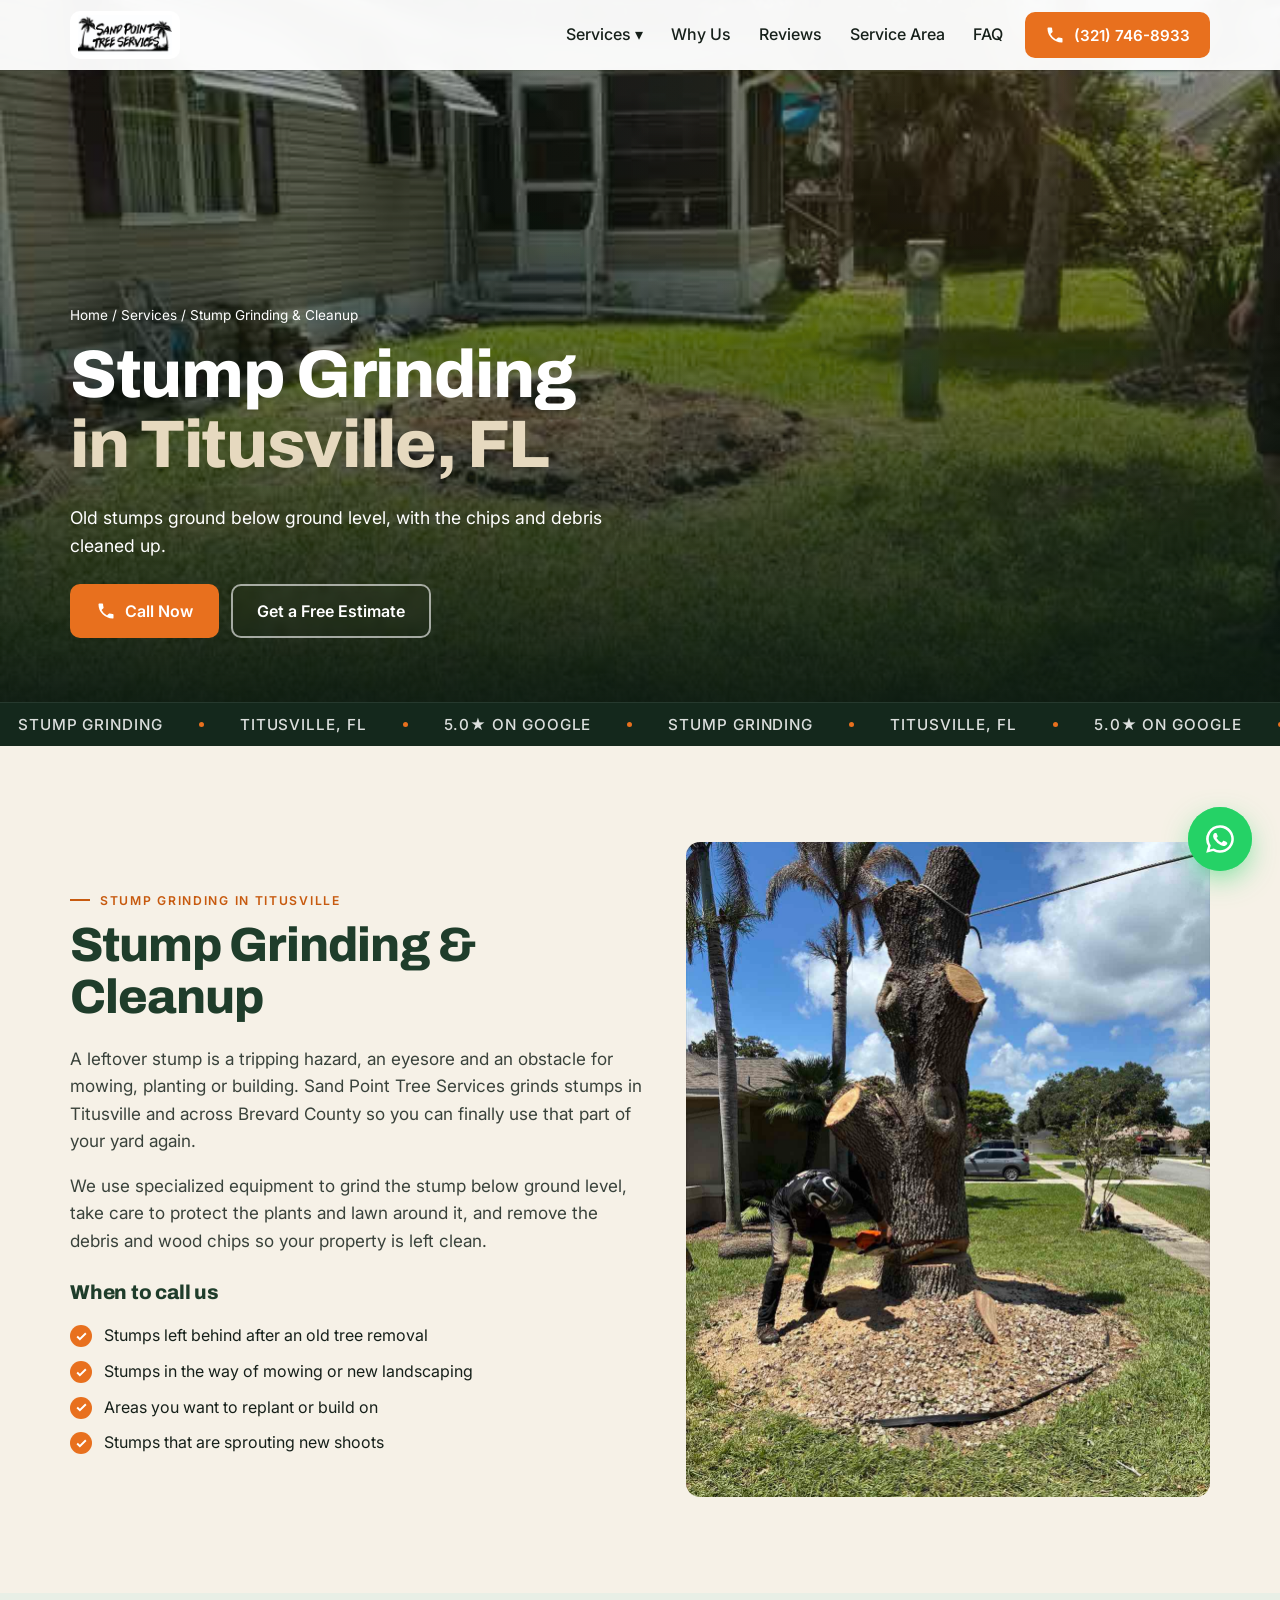
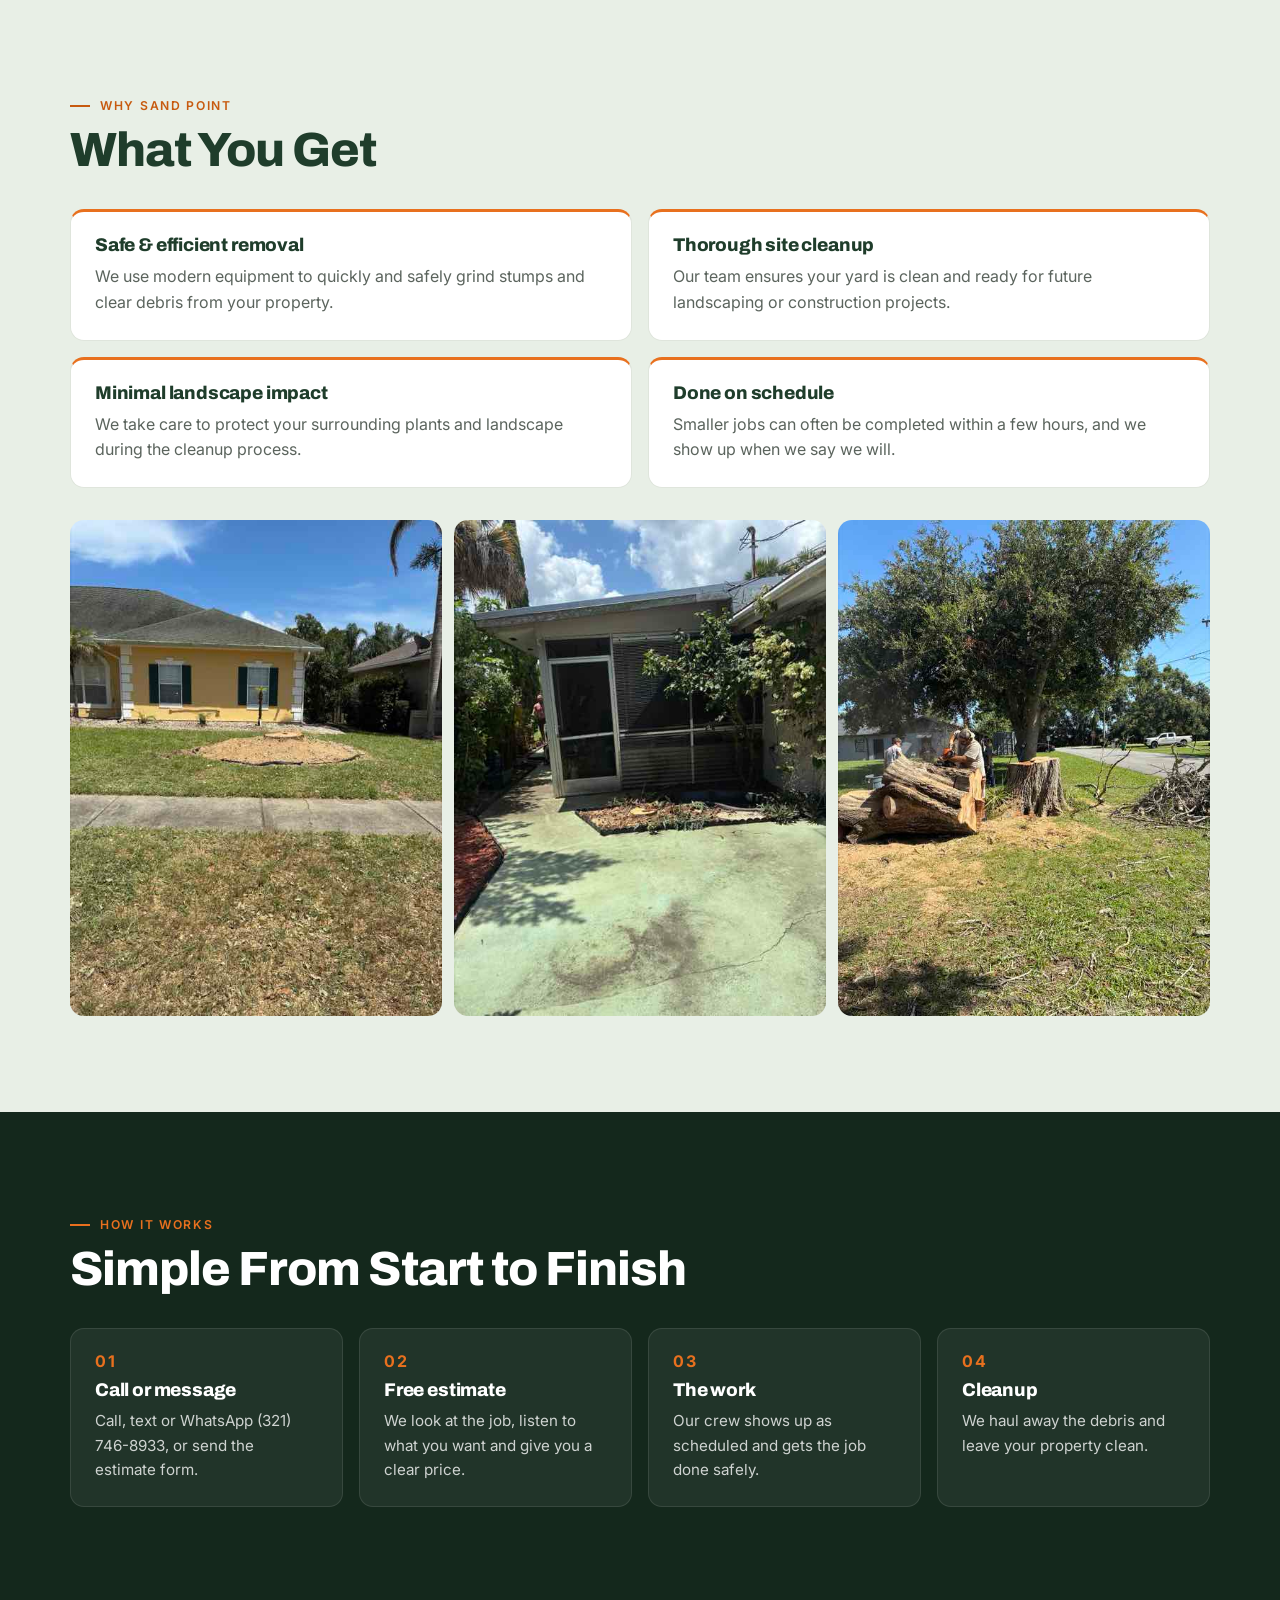
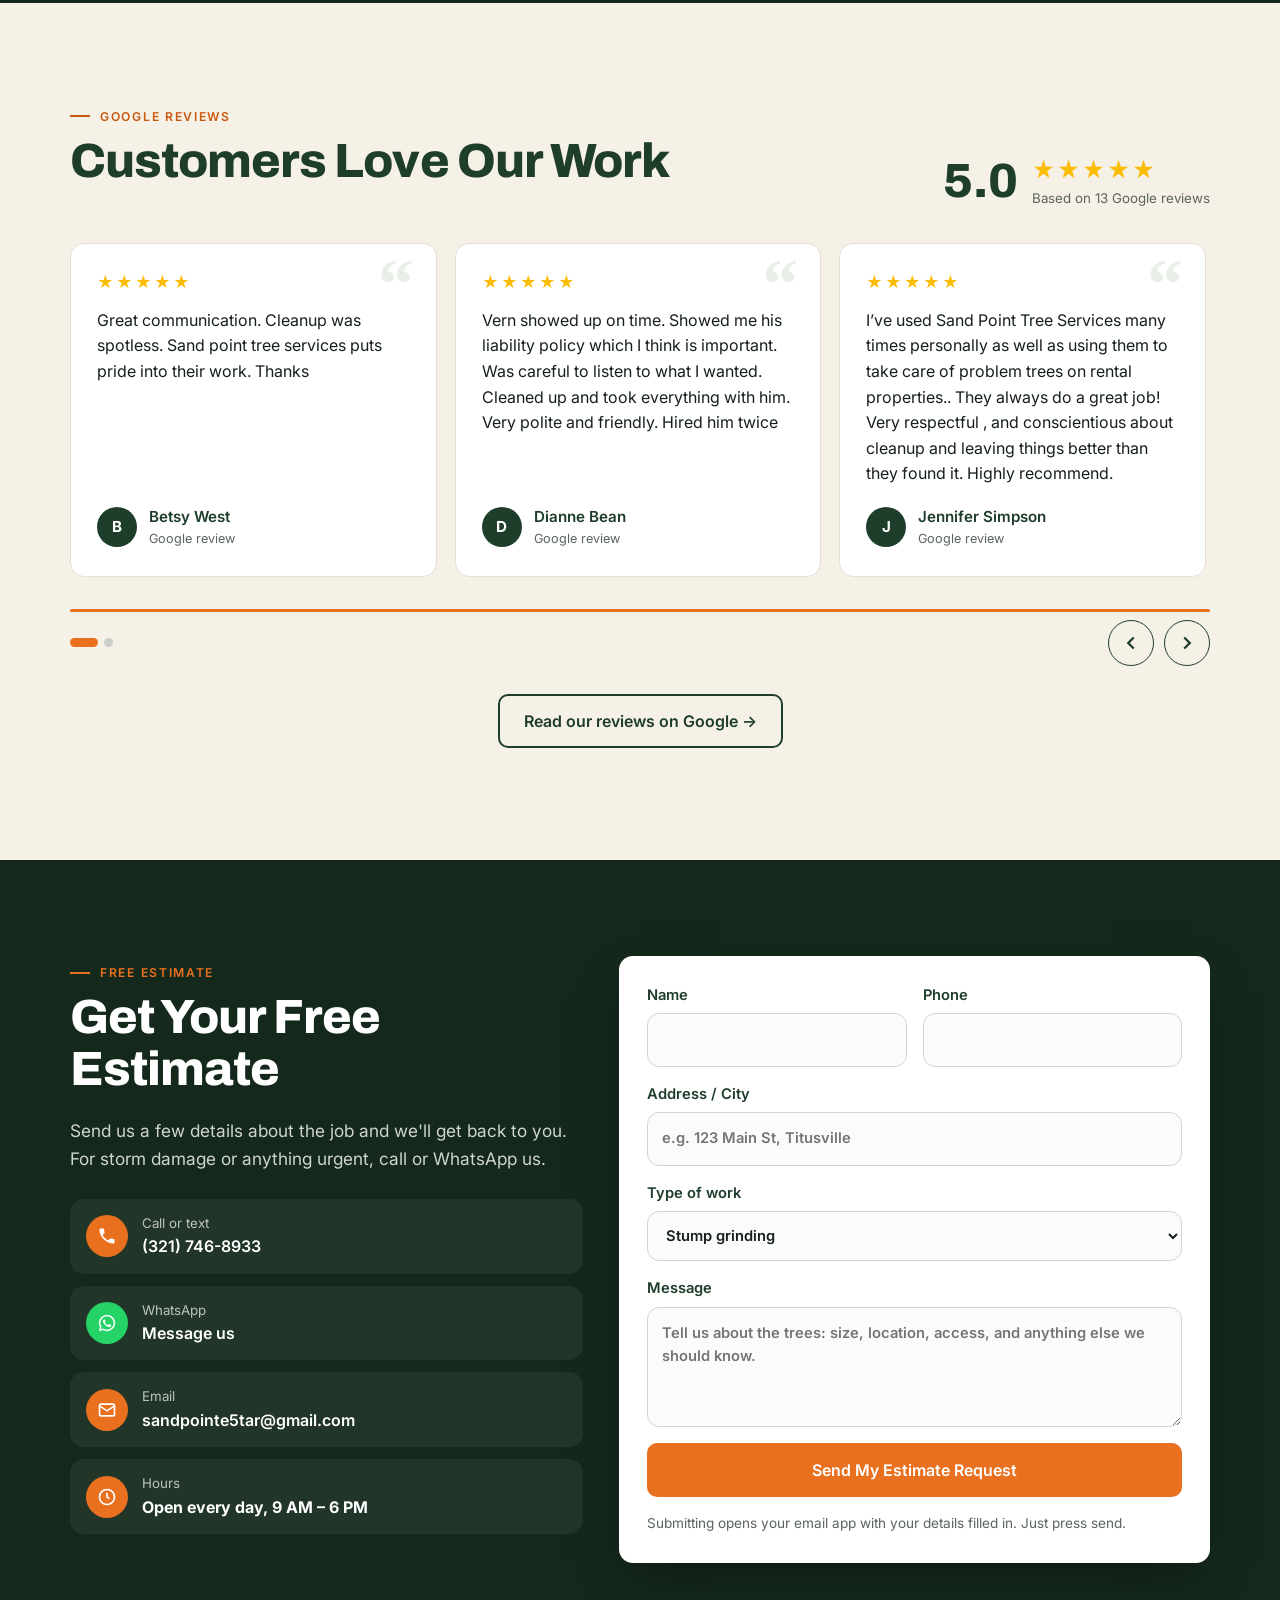
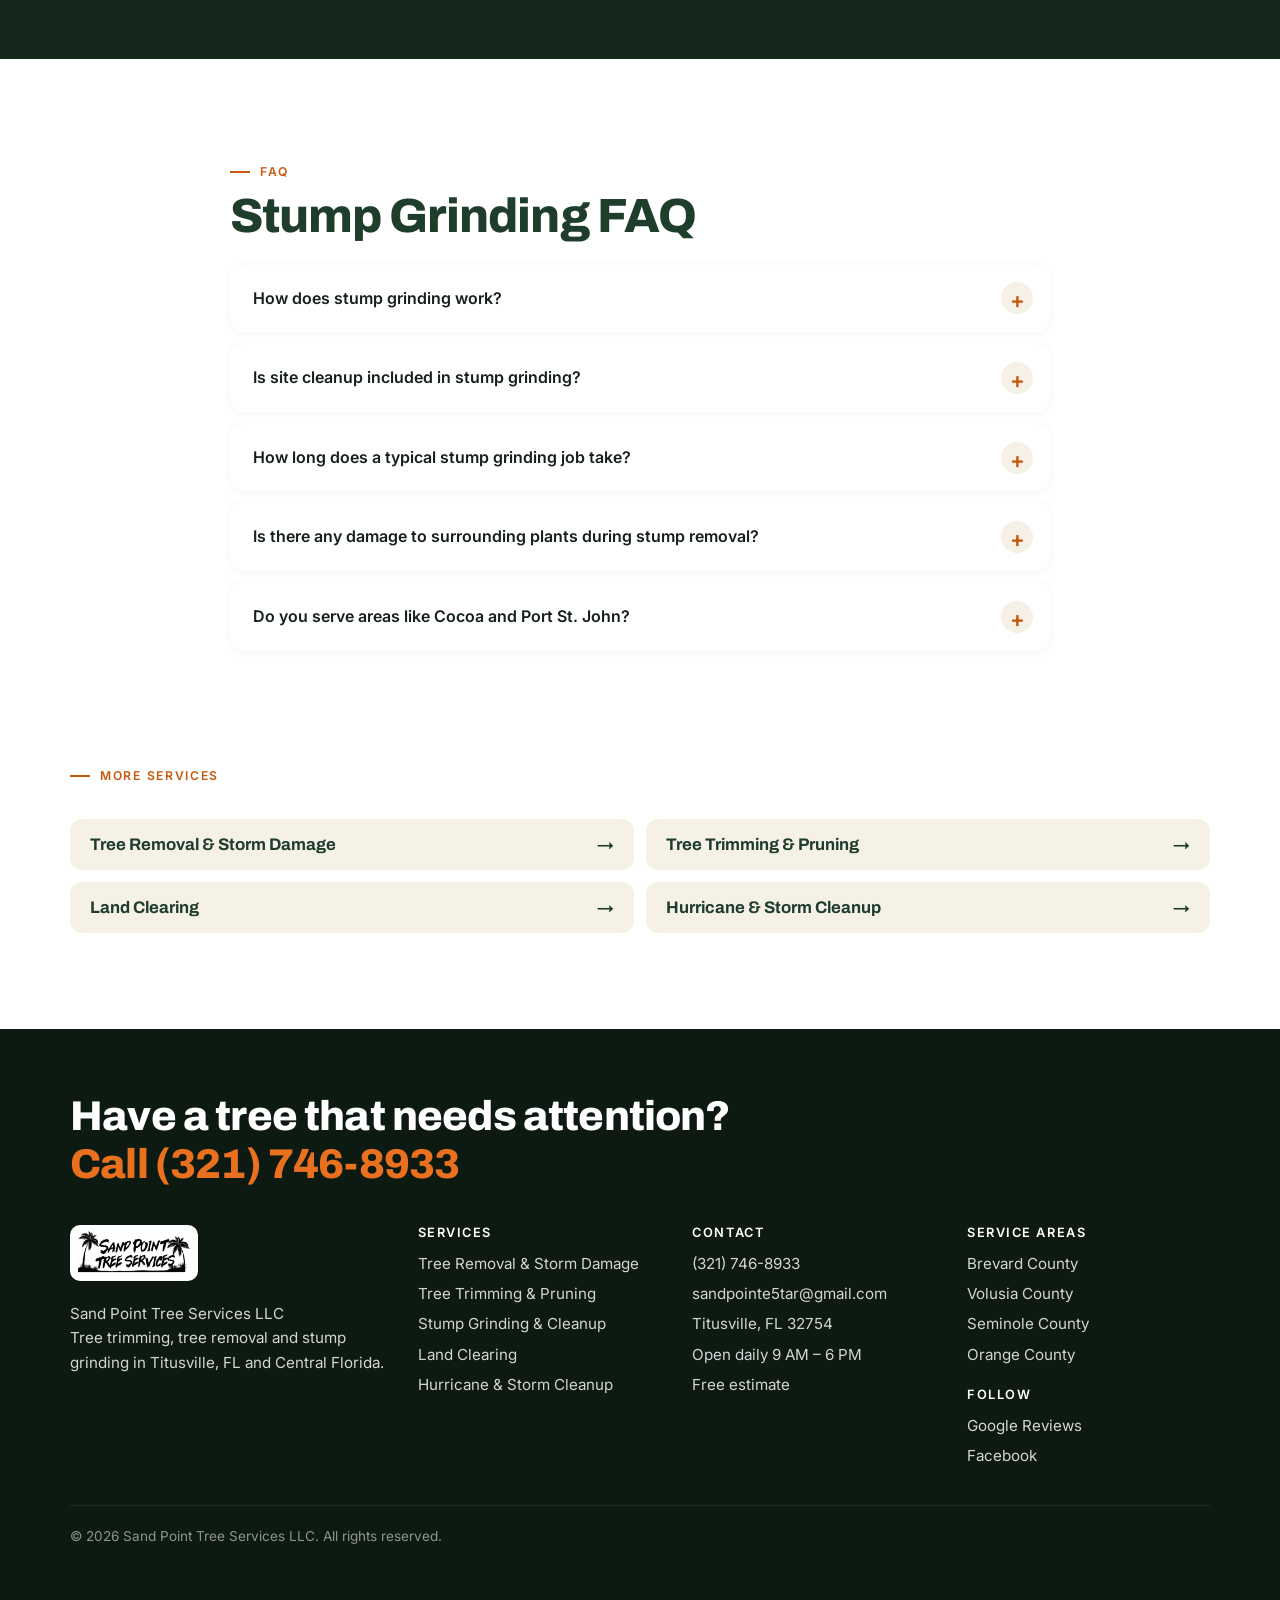
<file: services/stump-grinding.html>
<!doctype html>
<html lang="en">
<head>
<meta charset="utf-8">
<meta name="viewport" content="width=device-width, initial-scale=1, viewport-fit=cover">
<title>Stump Grinding Titusville FL | Stump Removal &amp; Site Cleanup</title>
<meta name="description" content="Stump grinding in Titusville, FL: stumps ground below ground level, wood chips and debris cleaned up. Sand Point Tree Services – call (321) 746-8933 for a free estimate.">
<link rel="canonical" href="https://revupag.github.io/sandpoint-tree-services/services/stump-grinding.html">
<meta property="og:title" content="Stump Grinding Titusville FL | Stump Removal &amp; Site Cleanup">
<meta property="og:description" content="Stump grinding in Titusville, FL: stumps ground below ground level, wood chips and debris cleaned up. Sand Point Tree Services – call (321) 746-8933 for a free estimate.">
<meta property="og:type" content="website">
<meta property="og:url" content="https://revupag.github.io/sandpoint-tree-services/services/stump-grinding.html">
<meta property="og:image" content="https://revupag.github.io/sandpoint-tree-services/img/stump-grinding.jpg">
<meta name="theme-color" content="#14281c">
<link rel="icon" href="../img/logo.jpg">
<link rel="preconnect" href="https://fonts.googleapis.com">
<link rel="preconnect" href="https://fonts.gstatic.com" crossorigin>
<link href="https://fonts.googleapis.com/css2?family=Archivo:wght@500;600;700;800&family=Inter:wght@400;500;600;700&display=swap" rel="stylesheet">
<link rel="stylesheet" href="../style.css">
<link rel="preload" as="image" href="../img/stump-grinding.jpg">

<script type="application/ld+json">{"@context": "https://schema.org", "@type": "Service", "name": "Stump Grinding & Cleanup", "serviceType": "Stump Grinding & Cleanup", "url": "https://revupag.github.io/sandpoint-tree-services/services/stump-grinding.html", "description": "Stump grinding in Titusville, FL: stumps ground below ground level, wood chips and debris cleaned up. Sand Point Tree Services – call (321) 746-8933 for a free estimate.", "provider": {"@id": "https://revupag.github.io/sandpoint-tree-services/#business", "@type": ["LocalBusiness", "TreeService"], "name": "Sand Point Tree Services LLC", "telephone": "+1-321-746-8933"}, "areaServed": [{"@type": "AdministrativeArea", "name": "Brevard County, FL"}, {"@type": "AdministrativeArea", "name": "Volusia County, FL"}, {"@type": "AdministrativeArea", "name": "Seminole County, FL"}, {"@type": "AdministrativeArea", "name": "Orange County, FL"}]}</script>
<script type="application/ld+json">{"@context": "https://schema.org", "@type": "BreadcrumbList", "itemListElement": [{"@type": "ListItem", "position": 1, "name": "Home", "item": "https://revupag.github.io/sandpoint-tree-services/"}, {"@type": "ListItem", "position": 2, "name": "Stump Grinding & Cleanup", "item": "https://revupag.github.io/sandpoint-tree-services/services/stump-grinding.html"}]}</script>
<script type="application/ld+json">{"@context": "https://schema.org", "@type": "FAQPage", "mainEntity": [{"@type": "Question", "name": "How does stump grinding work?", "acceptedAnswer": {"@type": "Answer", "text": "Stump grinding involves using specialized equipment to grind the remaining stump below ground level, eliminating tripping hazards and preparing the area for replanting or construction."}}, {"@type": "Question", "name": "Is site cleanup included in stump grinding?", "acceptedAnswer": {"@type": "Answer", "text": "Yes, our service includes thorough removal of debris and wood chips resulting from stump grinding to leave your property clean."}}, {"@type": "Question", "name": "How long does a typical stump grinding job take?", "acceptedAnswer": {"@type": "Answer", "text": "The duration depends on the size and number of stumps. Smaller jobs can be completed within a few hours, while larger projects may take longer."}}, {"@type": "Question", "name": "Is there any damage to surrounding plants during stump removal?", "acceptedAnswer": {"@type": "Answer", "text": "Our team takes care to minimize impact on surrounding landscape while efficiently removing stumps."}}, {"@type": "Question", "name": "Do you serve areas like Cocoa and Port St. John?", "acceptedAnswer": {"@type": "Answer", "text": "Absolutely. We provide stump grinding and site cleanup services throughout Titusville and Brevard County, including Cocoa and Port St. John."}}]}</script>
</head>
<body class="page">
<header>
  <nav class="wrap nav" aria-label="Main">
    <a class="logo" href="../index.html"><img src="../img/logo.jpg" alt="Sand Point Tree Services logo" width="94" height="40"></a>
    <div class="menu">
      <ul>
        <li class="has-sub"><a href="../index.html#services">Services ▾</a><ul class="sub"><li><a href="../services/tree-removal.html">Tree Removal &amp; Storm Damage</a></li><li><a href="../services/tree-trimming.html">Tree Trimming &amp; Pruning</a></li><li><a href="../services/stump-grinding.html">Stump Grinding &amp; Cleanup</a></li><li><a href="../services/land-clearing.html">Land Clearing</a></li><li><a href="../services/storm-cleanup.html">Hurricane &amp; Storm Cleanup</a></li></ul></li>
        <li><a href="../index.html#why">Why Us</a></li>
        <li><a href="../index.html#reviews">Reviews</a></li>
        <li><a href="../index.html#area">Service Area</a></li>
        <li><a href="../index.html#faq">FAQ</a></li>
      </ul>
      <a class="btn btn-orange call-btn" href="tel:+13217468933"><svg viewBox="0 0 24 24" fill="currentColor" aria-hidden="true"><path d="M6.6 10.8a15.1 15.1 0 0 0 6.6 6.6l2.2-2.2a1 1 0 0 1 1-.25 11.4 11.4 0 0 0 3.6.57 1 1 0 0 1 1 1V20a1 1 0 0 1-1 1A17 17 0 0 1 3 4a1 1 0 0 1 1-1h3.5a1 1 0 0 1 1 1c0 1.25.2 2.45.57 3.57a1 1 0 0 1-.25 1L6.6 10.8z"/></svg> (321) 746-8933</a>
      <button class="burger" data-drawer aria-label="Open menu"><svg viewBox="0 0 24 24" fill="none" stroke="currentColor" stroke-width="2.5" aria-hidden="true"><path d="M4 7h16M4 12h16M4 17h16"/></svg></button>
    </div>
  </nav>
</header>
<div class="drawer" id="drawer">
  <button class="close" data-drawer aria-label="Close menu">×</button>
  <a href="../index.html">Home</a>
  <a href="../index.html#services">Services</a>
  <div class="small"><a href="../services/tree-removal.html">Tree Removal &amp; Storm Damage</a><a href="../services/tree-trimming.html">Tree Trimming &amp; Pruning</a><a href="../services/stump-grinding.html">Stump Grinding &amp; Cleanup</a><a href="../services/land-clearing.html">Land Clearing</a><a href="../services/storm-cleanup.html">Hurricane &amp; Storm Cleanup</a></div>
  <a href="../index.html#why">Why Us</a>
  <a href="../index.html#reviews">Reviews</a>
  <a href="../index.html#area">Service Area</a>
  <a href="../index.html#faq">FAQ</a>
  <a href="../index.html#estimate" style="color:var(--orange)">Free Estimate</a>
  <p style="margin-top:24px"><a class="btn btn-orange" style="font-size:1.1rem;display:inline-flex" href="tel:+13217468933"><svg viewBox="0 0 24 24" fill="currentColor" aria-hidden="true"><path d="M6.6 10.8a15.1 15.1 0 0 0 6.6 6.6l2.2-2.2a1 1 0 0 1 1-.25 11.4 11.4 0 0 0 3.6.57 1 1 0 0 1 1 1V20a1 1 0 0 1-1 1A17 17 0 0 1 3 4a1 1 0 0 1 1-1h3.5a1 1 0 0 1 1 1c0 1.25.2 2.45.57 3.57a1 1 0 0 1-.25 1L6.6 10.8z"/></svg> (321) 746-8933</a></p>
</div>
<main>
<section class="hero page-hero">
  <img class="hero-bg" src="../img/stump-grinding.jpg" alt="Ground-down stump area covered in fresh wood mulch in a front lawn" fetchpriority="high">
  <div class="wrap">
    <nav class="crumbs fade-up" aria-label="Breadcrumb"><a href="../index.html">Home</a> / <a href="../index.html#services">Services</a> / Stump Grinding &amp; Cleanup</nav>
    <h1><span class="line"><span>Stump Grinding</span></span><span class="line"><span class="outline">in Titusville, FL</span></span></h1>
    <p class="fade-up">Old stumps ground below ground level, with the chips and debris cleaned up.</p>
    <div class="cta-row fade-up">
      <a class="btn btn-orange" href="tel:+13217468933"><svg viewBox="0 0 24 24" fill="currentColor" aria-hidden="true"><path d="M6.6 10.8a15.1 15.1 0 0 0 6.6 6.6l2.2-2.2a1 1 0 0 1 1-.25 11.4 11.4 0 0 0 3.6.57 1 1 0 0 1 1 1V20a1 1 0 0 1-1 1A17 17 0 0 1 3 4a1 1 0 0 1 1-1h3.5a1 1 0 0 1 1 1c0 1.25.2 2.45.57 3.57a1 1 0 0 1-.25 1L6.6 10.8z"/></svg> Call Now</a>
      <a class="btn btn-ghost" href="#estimate">Get a Free Estimate</a>
    </div>
  </div>
</section>
<div class="ticker" aria-hidden="true"><div class="ticker-track"><span>Stump Grinding</span><span>Titusville, FL</span><span>5.0★ on Google</span><span>Stump Grinding</span><span>Titusville, FL</span><span>5.0★ on Google</span><span>Stump Grinding</span><span>Titusville, FL</span><span>5.0★ on Google</span><span>Stump Grinding</span><span>Titusville, FL</span><span>5.0★ on Google</span></div></div>

<section>
  <div class="wrap split">
    <div class="prose reveal">
      <span class="eyebrow">Stump Grinding in Titusville</span>
      <h2>Stump Grinding &amp; Cleanup</h2>
      <p>A leftover stump is a tripping hazard, an eyesore and an obstacle for mowing, planting or building. Sand Point Tree Services grinds stumps in Titusville and across Brevard County so you can finally use that part of your yard again.</p><p>We use specialized equipment to grind the stump below ground level, take care to protect the plants and lawn around it, and remove the debris and wood chips so your property is left clean.</p>
      <h3 style="margin-top:28px;color:var(--green-800)">When to call us</h3>
      <ul class="checks"><li>Stumps left behind after an old tree removal</li><li>Stumps in the way of mowing or new landscaping</li><li>Areas you want to replant or build on</li><li>Stumps that are sprouting new shoots</li></ul>
    </div>
    <img class="reveal d1" src="../img/hero.jpg" alt="Crew member cutting a large trunk down close to the ground with a chainsaw" loading="lazy">
  </div>
</section>

<section style="background:var(--green-100)">
  <div class="wrap">
    <span class="eyebrow">Why Sand Point</span>
    <h2 class="reveal">What You Get</h2>
    <div class="benefits">
<div class="benefit reveal d0"><h3>Safe &amp; efficient removal</h3><p>We use modern equipment to quickly and safely grind stumps and clear debris from your property.</p></div>
<div class="benefit reveal d1"><h3>Thorough site cleanup</h3><p>Our team ensures your yard is clean and ready for future landscaping or construction projects.</p></div>
<div class="benefit reveal d0"><h3>Minimal landscape impact</h3><p>We take care to protect your surrounding plants and landscape during the cleanup process.</p></div>
<div class="benefit reveal d1"><h3>Done on schedule</h3><p>Smaller jobs can often be completed within a few hours, and we show up when we say we will.</p></div>
    </div>
    <div class="photo-row"><img class="reveal d0" src="../img/stump-ground.jpg" alt="Front yard with a ground stump and fresh mulch after tree removal" loading="lazy"><img class="reveal d1" src="../img/yard-cleanup.jpg" alt="Clean patio and yard after tree work" loading="lazy"><img class="reveal d2" src="../img/tree-removal.jpg" alt="Stump and log sections after a tree was taken down" loading="lazy"></div>
  </div>
</section>

<section class="why">
  <div class="wrap">
    <span class="eyebrow">How it works</span>
    <h2 class="reveal">Simple From Start to Finish</h2>
    <div class="steps">
      <div class="step reveal"><h3>Call or message</h3><p>Call, text or WhatsApp (321) 746-8933, or send the estimate form.</p></div>
      <div class="step reveal d1"><h3>Free estimate</h3><p>We look at the job, listen to what you want and give you a clear price.</p></div>
      <div class="step reveal d2"><h3>The work</h3><p>Our crew shows up as scheduled and gets the job done safely.</p></div>
      <div class="step reveal d3"><h3>Cleanup</h3><p>We haul away the debris and leave your property clean.</p></div>
    </div>
  </div>
</section>

<section id="reviews">
  <div class="wrap">
    <div class="rev-head reveal">
      <div><span class="eyebrow">Google reviews</span><h2>Customers Love Our Work</h2></div>
      <a class="score" href="https://www.google.com/maps/place/data=!4m2!3m1!1s0x2f2010b05a15b7ad:0xd5bb09c6d27dcad5" target="_blank" rel="noopener" style="text-decoration:none">
        <b>5.0</b><div><span class="stars" aria-label="5 out of 5 stars">★★★★★</span><small>Based on 13 Google reviews</small></div>
      </a>
    </div>
    <div class="carousel reveal" aria-roledescription="carousel" aria-label="Customer reviews">
      <div class="track">
<figure class="review"><span class="stars" aria-label="5 out of 5 stars">★★★★★</span><blockquote>Great communication. Cleanup was spotless. Sand point tree services puts pride into their work. Thanks</blockquote><figcaption><i aria-hidden="true">B</i><span>Betsy West<small>Google review</small></span></figcaption></figure>
<figure class="review"><span class="stars" aria-label="5 out of 5 stars">★★★★★</span><blockquote>Vern showed up on time. Showed me his liability policy which I think is important. Was careful to listen to what I wanted. Cleaned up and took everything with him. Very polite and friendly. Hired him twice</blockquote><figcaption><i aria-hidden="true">D</i><span>Dianne Bean<small>Google review</small></span></figcaption></figure>
<figure class="review"><span class="stars" aria-label="5 out of 5 stars">★★★★★</span><blockquote>I’ve used Sand Point Tree Services many times personally as well as using them to take care of problem trees on rental properties.. They always do a great job! Very respectful , and conscientious about cleanup and leaving things better than they found it. Highly recommend.</blockquote><figcaption><i aria-hidden="true">J</i><span>Jennifer Simpson<small>Google review</small></span></figcaption></figure>
<figure class="review"><span class="stars" aria-label="5 out of 5 stars">★★★★★</span><blockquote>Excellent service fast and very clean recommend 100%</blockquote><figcaption><i aria-hidden="true">R</i><span>Roger Prieto<small>Google review</small></span></figcaption></figure>
      </div>
      <div class="progress"><span></span></div>
      <div class="car-ctrl">
        <div class="dots"></div>
        <div class="arrows">
          <button class="arrow prev" aria-label="Previous review"><svg viewBox="0 0 24 24" fill="none" stroke="currentColor" stroke-width="2.5" aria-hidden="true"><path d="M15 18 9 12l6-6"/></svg></button>
          <button class="arrow next" aria-label="Next review"><svg viewBox="0 0 24 24" fill="none" stroke="currentColor" stroke-width="2.5" aria-hidden="true"><path d="m9 18 6-6-6-6"/></svg></button>
        </div>
      </div>
    </div>
    <p style="text-align:center;margin-top:28px"><a class="btn btn-outline" href="https://www.google.com/maps/place/data=!4m2!3m1!1s0x2f2010b05a15b7ad:0xd5bb09c6d27dcad5" target="_blank" rel="noopener">Read our reviews on Google →</a></p>
  </div>
</section>

<section class="estimate" id="estimate">
  <div class="wrap estimate-grid">
    <div class="reveal">
      <span class="eyebrow">Free estimate</span>
      <h2>Get Your Free Estimate</h2>
      <p class="lead">Send us a few details about the job and we'll get back to you. For storm damage or anything urgent, call or WhatsApp us.</p>
      <ul class="contact-list">
        <li><span class="ico"><svg viewBox="0 0 24 24" fill="currentColor" aria-hidden="true"><path d="M6.6 10.8a15.1 15.1 0 0 0 6.6 6.6l2.2-2.2a1 1 0 0 1 1-.25 11.4 11.4 0 0 0 3.6.57 1 1 0 0 1 1 1V20a1 1 0 0 1-1 1A17 17 0 0 1 3 4a1 1 0 0 1 1-1h3.5a1 1 0 0 1 1 1c0 1.25.2 2.45.57 3.57a1 1 0 0 1-.25 1L6.6 10.8z"/></svg></span><div><small>Call or text</small><a href="tel:+13217468933">(321) 746-8933</a></div></li>
        <li><span class="ico" style="background:var(--wa)"><svg viewBox="0 0 32 32" fill="currentColor" aria-hidden="true"><path d="M16 3a13 13 0 0 0-11.2 19.6L3 29l6.6-1.7A13 13 0 1 0 16 3zm0 23.6a10.6 10.6 0 0 1-5.4-1.5l-.4-.2-3.9 1 1-3.8-.2-.4A10.6 10.6 0 1 1 16 26.6zm5.8-7.9c-.3-.2-1.9-.9-2.2-1s-.5-.2-.7.2-.8 1-1 1.2-.4.2-.7.1a8.7 8.7 0 0 1-4.3-3.8c-.3-.6.3-.5.9-1.7.1-.2 0-.4 0-.5l-1-2.4c-.3-.6-.5-.5-.7-.5h-.6a1.2 1.2 0 0 0-.9.4 3.7 3.7 0 0 0-1.1 2.7 6.4 6.4 0 0 0 1.4 3.4 14.6 14.6 0 0 0 5.6 4.9c2.1.9 2.9 1 3.9.8a3.3 3.3 0 0 0 2.2-1.5 2.7 2.7 0 0 0 .2-1.5c-.1-.2-.3-.3-.6-.4z"/></svg></span><div><small>WhatsApp</small><a href="https://wa.me/13217468933?text=Hi%20Sand%20Point!%20I%27d%20like%20a%20free%20tree%20service%20estimate." target="_blank" rel="noopener">Message us</a></div></li>
        <li><span class="ico"><svg viewBox="0 0 24 24" fill="none" stroke="currentColor" stroke-width="2" aria-hidden="true"><rect x="3" y="5" width="18" height="14" rx="2"/><path d="m3 7 9 6 9-6"/></svg></span><div><small>Email</small><a href="mailto:sandpointe5tar@gmail.com">sandpointe5tar@gmail.com</a></div></li>
        <li><span class="ico"><svg viewBox="0 0 24 24" fill="none" stroke="currentColor" stroke-width="2" aria-hidden="true"><circle cx="12" cy="12" r="9"/><path d="M12 7v5l3 2"/></svg></span><div><small>Hours</small><strong>Open every day, 9 AM – 6 PM</strong></div></li>
      </ul>
    </div>
    <form id="estimate-form" class="reveal d1" action="mailto:sandpointe5tar@gmail.com" method="post" enctype="text/plain">
      <div class="two">
        <label>Name<input name="name" autocomplete="name" required></label>
        <label>Phone<input name="phone" type="tel" autocomplete="tel" required></label>
      </div>
      <label>Address / City<input name="address" autocomplete="street-address" placeholder="e.g. 123 Main St, Titusville" required></label>
      <label>Type of work<select name="work" required><option value="">Select a service…</option><option>Tree removal</option><option>Tree trimming / pruning</option><option>Palm trimming</option><option selected>Stump grinding</option><option>Land clearing</option><option>Storm / hurricane cleanup</option><option>Other / not sure</option></select></label>
      <label>Message<textarea name="message" placeholder="Tell us about the trees: size, location, access, and anything else we should know."></textarea></label>
      <button class="btn btn-orange" type="submit">Send My Estimate Request</button>
      <p class="form-note">Submitting opens your email app with your details filled in. Just press send.</p>
    </form>
  </div>
</section>

<section id="faq" style="background:#fff">
  <div class="wrap faq">
    <span class="eyebrow">FAQ</span>
    <h2 class="reveal">Stump Grinding FAQ</h2>
<details class="reveal"><summary>How does stump grinding work?</summary><p>Stump grinding involves using specialized equipment to grind the remaining stump below ground level, eliminating tripping hazards and preparing the area for replanting or construction.</p></details>
<details class="reveal"><summary>Is site cleanup included in stump grinding?</summary><p>Yes, our service includes thorough removal of debris and wood chips resulting from stump grinding to leave your property clean.</p></details>
<details class="reveal"><summary>How long does a typical stump grinding job take?</summary><p>The duration depends on the size and number of stumps. Smaller jobs can be completed within a few hours, while larger projects may take longer.</p></details>
<details class="reveal"><summary>Is there any damage to surrounding plants during stump removal?</summary><p>Our team takes care to minimize impact on surrounding landscape while efficiently removing stumps.</p></details>
<details class="reveal"><summary>Do you serve areas like Cocoa and Port St. John?</summary><p>Absolutely. We provide stump grinding and site cleanup services throughout Titusville and Brevard County, including Cocoa and Port St. John.</p></details>
  </div>
</section>
<section style="padding-top:0;background:#fff">
  <div class="wrap">
    <span class="eyebrow">More services</span>
    <div class="others"><a href="tree-removal.html">Tree Removal &amp; Storm Damage <span>→</span></a><a href="tree-trimming.html">Tree Trimming &amp; Pruning <span>→</span></a><a href="land-clearing.html">Land Clearing <span>→</span></a><a href="storm-cleanup.html">Hurricane &amp; Storm Cleanup <span>→</span></a></div>
  </div>
</section>
</main>
<footer>
  <div class="wrap">
    <p class="foot-big">Have a tree that needs attention?<br><a href="tel:+13217468933">Call (321) 746-8933</a></p>
    <div class="foot-grid">
      <div>
        <span class="logo" style="display:inline-block;margin-bottom:14px"><img src="../img/logo.jpg" alt="Sand Point Tree Services logo" loading="lazy" style="height:48px"></span>
        <p>Sand Point Tree Services LLC<br>Tree trimming, tree removal and stump grinding in Titusville, FL and Central Florida.</p>
      </div>
      <div><h4>Services</h4><ul><li><a href="../services/tree-removal.html">Tree Removal &amp; Storm Damage</a></li><li><a href="../services/tree-trimming.html">Tree Trimming &amp; Pruning</a></li><li><a href="../services/stump-grinding.html">Stump Grinding &amp; Cleanup</a></li><li><a href="../services/land-clearing.html">Land Clearing</a></li><li><a href="../services/storm-cleanup.html">Hurricane &amp; Storm Cleanup</a></li></ul></div>
      <div><h4>Contact</h4><ul>
        <li><a href="tel:+13217468933">(321) 746-8933</a></li>
        <li><a href="mailto:sandpointe5tar@gmail.com">sandpointe5tar@gmail.com</a></li>
        <li>Titusville, FL 32754</li>
        <li>Open daily 9 AM – 6 PM</li>
        <li><a href="../index.html#estimate">Free estimate</a></li></ul></div>
      <div><h4>Service Areas</h4><ul><li>Brevard County</li><li>Volusia County</li><li>Seminole County</li><li>Orange County</li></ul>
        <h4 style="margin-top:20px">Follow</h4><ul><li><a href="https://www.google.com/maps/place/data=!4m2!3m1!1s0x2f2010b05a15b7ad:0xd5bb09c6d27dcad5" target="_blank" rel="noopener">Google Reviews</a></li><li><a href="https://www.facebook.com/profile.php?id=61575041909936" target="_blank" rel="noopener">Facebook</a></li></ul></div>
    </div>
    <p class="copy">© <span id="yr">2026</span> Sand Point Tree Services LLC. All rights reserved.</p>
  </div>
</footer>
<a class="wa" href="https://wa.me/13217468933?text=Hi%20Sand%20Point!%20I%27d%20like%20a%20free%20tree%20service%20estimate." target="_blank" rel="noopener" aria-label="Chat with us on WhatsApp">
  <span class="wa-tip">Need a tree quote?<small>Chat with us on WhatsApp</small></span>
  <span class="wa-btn"><svg viewBox="0 0 32 32" fill="currentColor" aria-hidden="true"><path d="M16 3a13 13 0 0 0-11.2 19.6L3 29l6.6-1.7A13 13 0 1 0 16 3zm0 23.6a10.6 10.6 0 0 1-5.4-1.5l-.4-.2-3.9 1 1-3.8-.2-.4A10.6 10.6 0 1 1 16 26.6zm5.8-7.9c-.3-.2-1.9-.9-2.2-1s-.5-.2-.7.2-.8 1-1 1.2-.4.2-.7.1a8.7 8.7 0 0 1-4.3-3.8c-.3-.6.3-.5.9-1.7.1-.2 0-.4 0-.5l-1-2.4c-.3-.6-.5-.5-.7-.5h-.6a1.2 1.2 0 0 0-.9.4 3.7 3.7 0 0 0-1.1 2.7 6.4 6.4 0 0 0 1.4 3.4 14.6 14.6 0 0 0 5.6 4.9c2.1.9 2.9 1 3.9.8a3.3 3.3 0 0 0 2.2-1.5 2.7 2.7 0 0 0 .2-1.5c-.1-.2-.3-.3-.6-.4z"/></svg></span>
</a>
<div class="callbar">
  <a class="btn btn-orange" href="tel:+13217468933"><svg viewBox="0 0 24 24" fill="currentColor" aria-hidden="true"><path d="M6.6 10.8a15.1 15.1 0 0 0 6.6 6.6l2.2-2.2a1 1 0 0 1 1-.25 11.4 11.4 0 0 0 3.6.57 1 1 0 0 1 1 1V20a1 1 0 0 1-1 1A17 17 0 0 1 3 4a1 1 0 0 1 1-1h3.5a1 1 0 0 1 1 1c0 1.25.2 2.45.57 3.57a1 1 0 0 1-.25 1L6.6 10.8z"/></svg> Call Now</a>
  <a class="btn btn-green" href="../index.html#estimate">Free Estimate</a>
</div>
<script src="../main.js" defer></script>
</body>
</html>
</file>
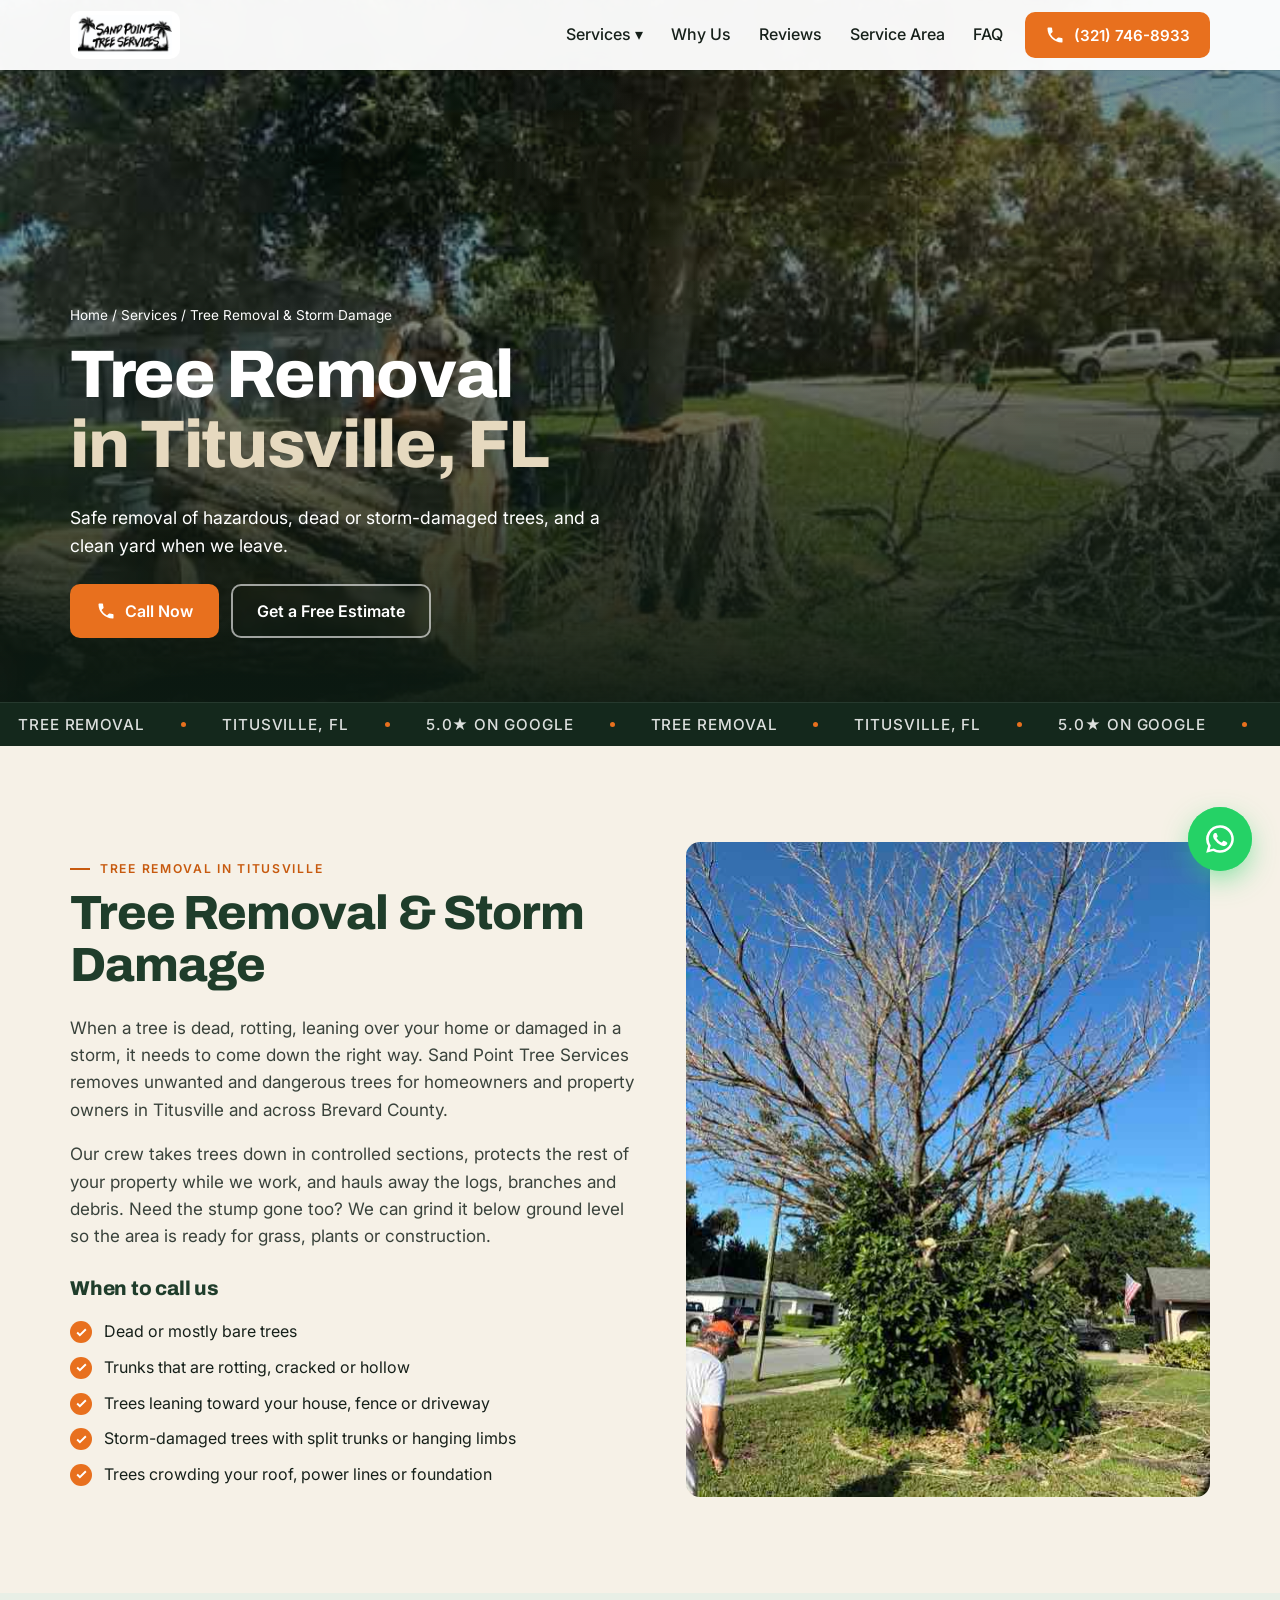
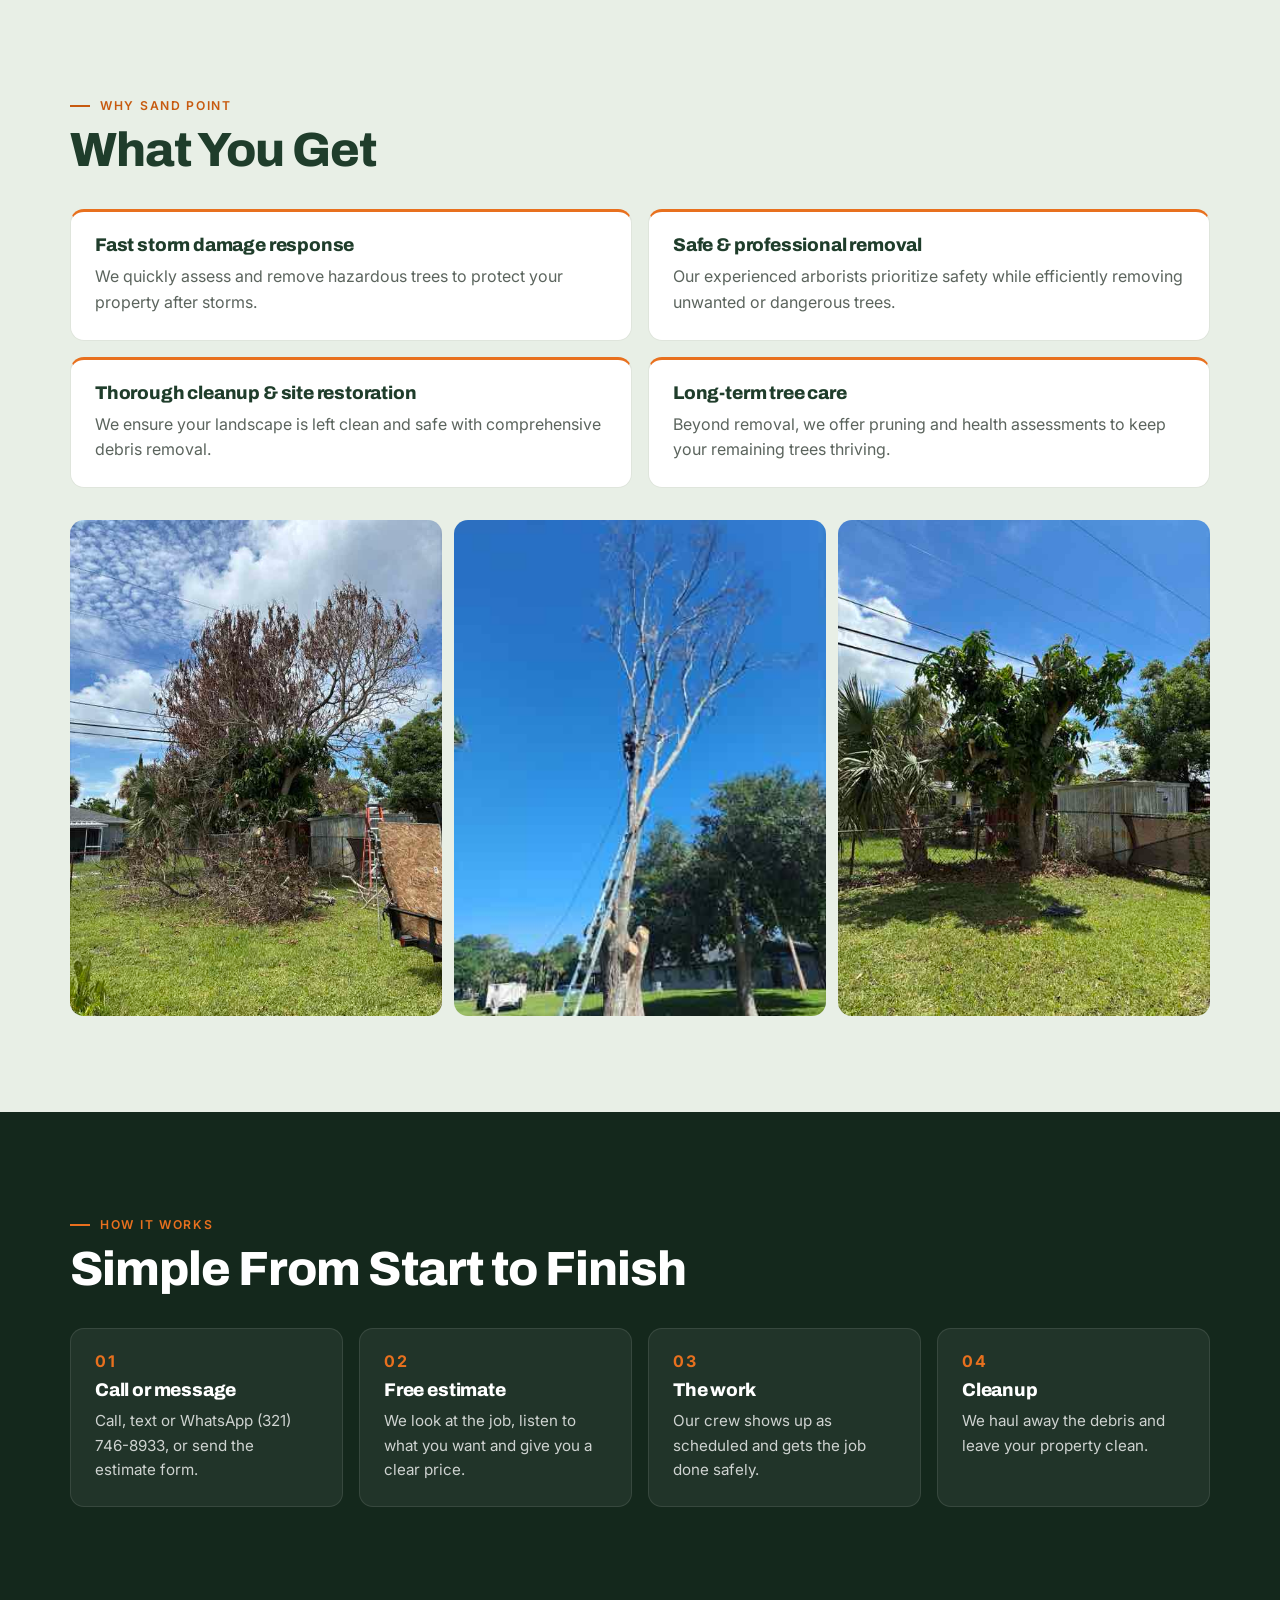
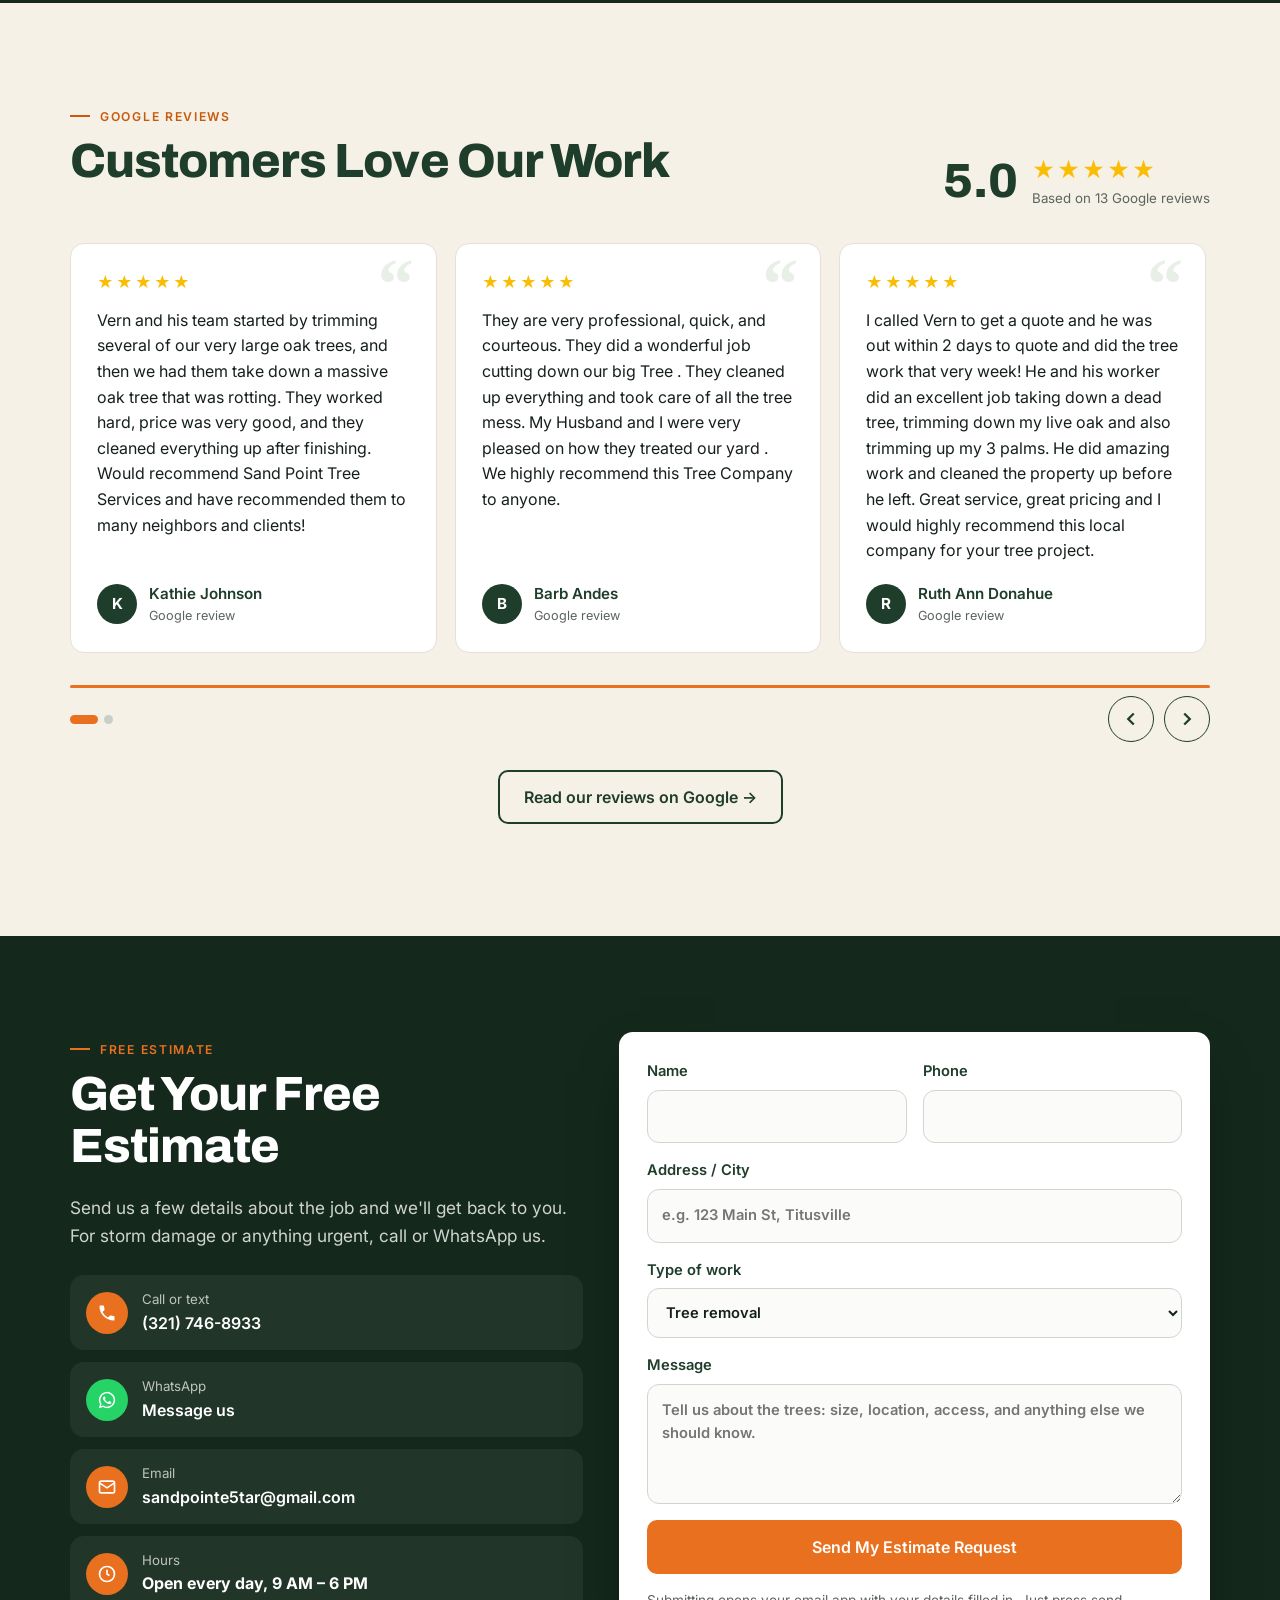
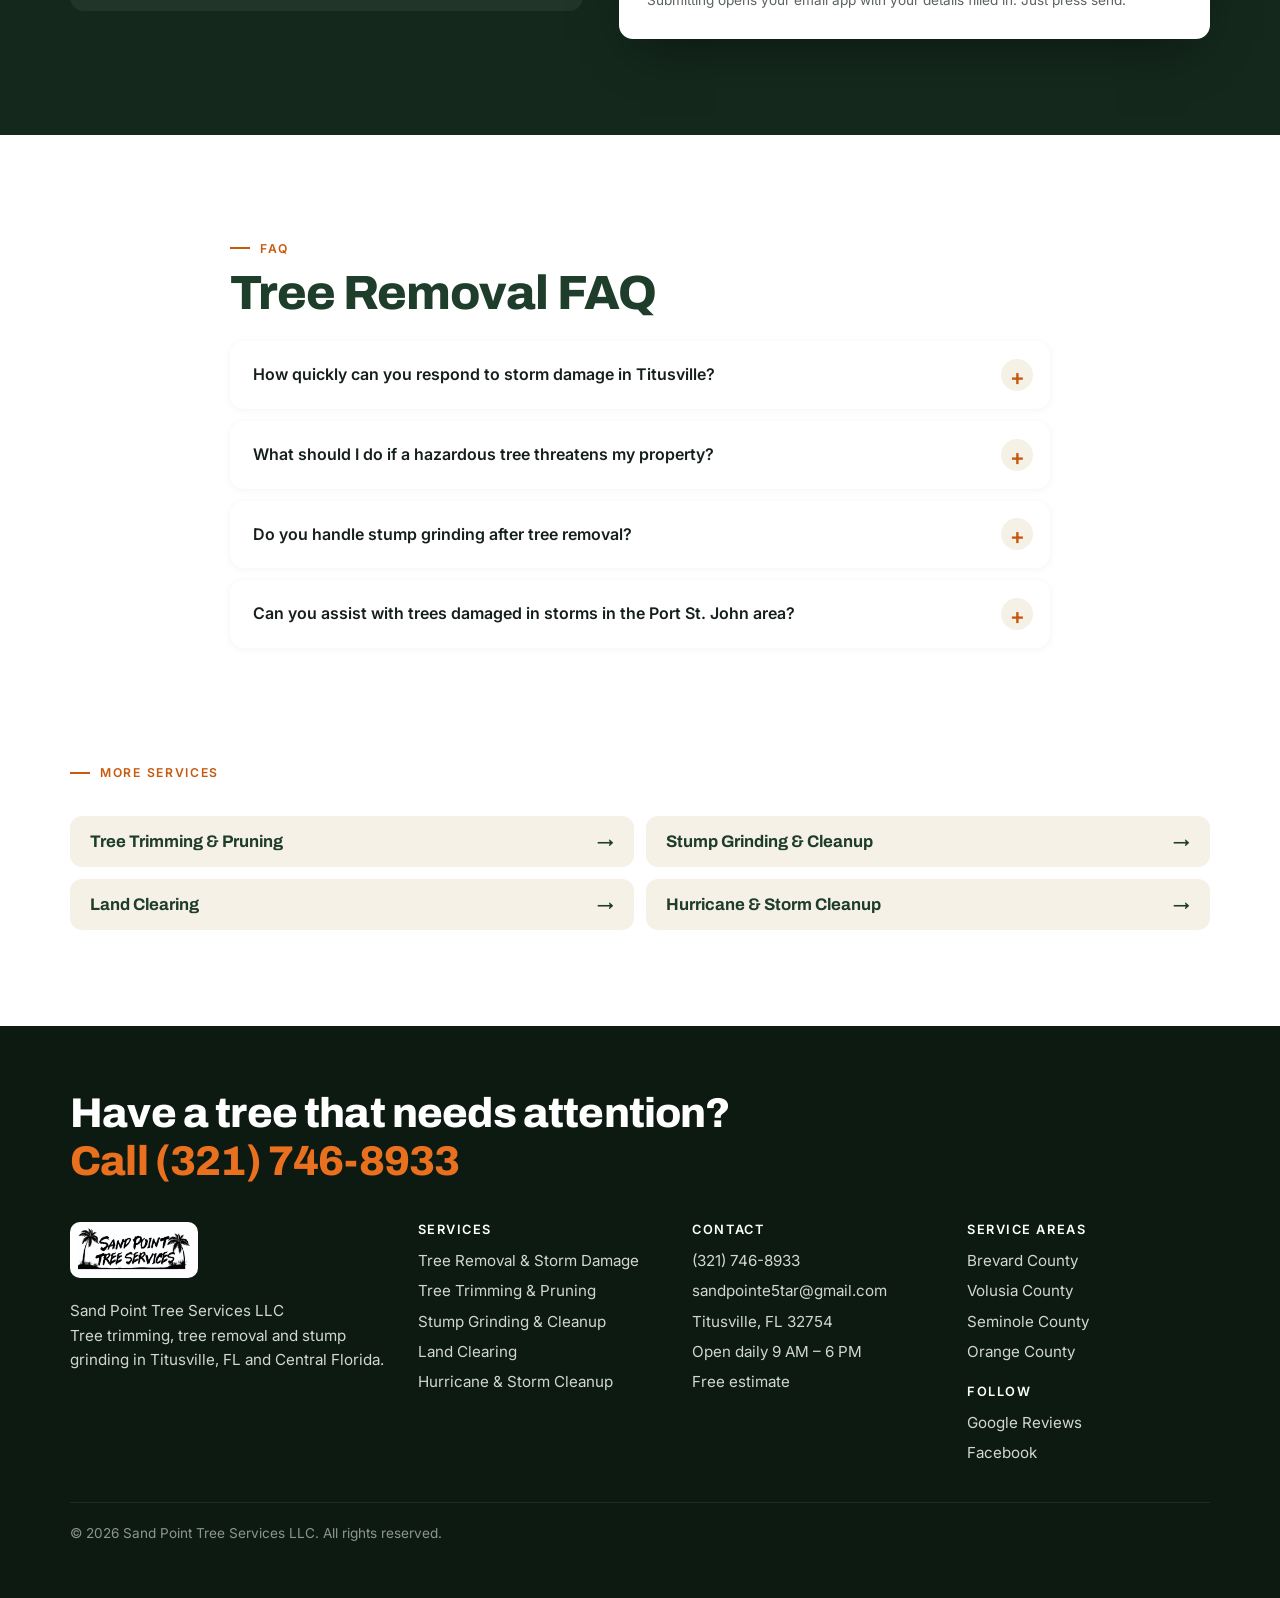
<file: services/tree-removal.html>
<!doctype html>
<html lang="en">
<head>
<meta charset="utf-8">
<meta name="viewport" content="width=device-width, initial-scale=1, viewport-fit=cover">
<title>Tree Removal Titusville FL | Hazardous &amp; Storm-Damaged Trees</title>
<meta name="description" content="Safe tree removal in Titusville, FL for dead, rotting, hazardous and storm-damaged trees, with full cleanup and stump grinding. Sand Point Tree Services – call (321) 746-8933.">
<link rel="canonical" href="https://revupag.github.io/sandpoint-tree-services/services/tree-removal.html">
<meta property="og:title" content="Tree Removal Titusville FL | Hazardous &amp; Storm-Damaged Trees">
<meta property="og:description" content="Safe tree removal in Titusville, FL for dead, rotting, hazardous and storm-damaged trees, with full cleanup and stump grinding. Sand Point Tree Services – call (321) 746-8933.">
<meta property="og:type" content="website">
<meta property="og:url" content="https://revupag.github.io/sandpoint-tree-services/services/tree-removal.html">
<meta property="og:image" content="https://revupag.github.io/sandpoint-tree-services/img/tree-removal.jpg">
<meta name="theme-color" content="#14281c">
<link rel="icon" href="../img/logo.jpg">
<link rel="preconnect" href="https://fonts.googleapis.com">
<link rel="preconnect" href="https://fonts.gstatic.com" crossorigin>
<link href="https://fonts.googleapis.com/css2?family=Archivo:wght@500;600;700;800&family=Inter:wght@400;500;600;700&display=swap" rel="stylesheet">
<link rel="stylesheet" href="../style.css">
<link rel="preload" as="image" href="../img/tree-removal.jpg">

<script type="application/ld+json">{"@context": "https://schema.org", "@type": "Service", "name": "Tree Removal & Storm Damage", "serviceType": "Tree Removal & Storm Damage", "url": "https://revupag.github.io/sandpoint-tree-services/services/tree-removal.html", "description": "Safe tree removal in Titusville, FL for dead, rotting, hazardous and storm-damaged trees, with full cleanup and stump grinding. Sand Point Tree Services – call (321) 746-8933.", "provider": {"@id": "https://revupag.github.io/sandpoint-tree-services/#business", "@type": ["LocalBusiness", "TreeService"], "name": "Sand Point Tree Services LLC", "telephone": "+1-321-746-8933"}, "areaServed": [{"@type": "AdministrativeArea", "name": "Brevard County, FL"}, {"@type": "AdministrativeArea", "name": "Volusia County, FL"}, {"@type": "AdministrativeArea", "name": "Seminole County, FL"}, {"@type": "AdministrativeArea", "name": "Orange County, FL"}]}</script>
<script type="application/ld+json">{"@context": "https://schema.org", "@type": "BreadcrumbList", "itemListElement": [{"@type": "ListItem", "position": 1, "name": "Home", "item": "https://revupag.github.io/sandpoint-tree-services/"}, {"@type": "ListItem", "position": 2, "name": "Tree Removal & Storm Damage", "item": "https://revupag.github.io/sandpoint-tree-services/services/tree-removal.html"}]}</script>
<script type="application/ld+json">{"@context": "https://schema.org", "@type": "FAQPage", "mainEntity": [{"@type": "Question", "name": "How quickly can you respond to storm damage in Titusville?", "acceptedAnswer": {"@type": "Answer", "text": "We prioritize emergency calls and aim to respond promptly to assess and address storm-related hazards."}}, {"@type": "Question", "name": "What should I do if a hazardous tree threatens my property?", "acceptedAnswer": {"@type": "Answer", "text": "Contact us immediately for a thorough assessment. We can recommend safe removal or mitigation measures."}}, {"@type": "Question", "name": "Do you handle stump grinding after tree removal?", "acceptedAnswer": {"@type": "Answer", "text": "Absolutely. We provide stump grinding and site cleanup to restore your landscape's appearance."}}, {"@type": "Question", "name": "Can you assist with trees damaged in storms in the Port St. John area?", "acceptedAnswer": {"@type": "Answer", "text": "Yes, we serve Port St. John FL and nearby areas with storm damage response and hazardous tree removal."}}]}</script>
</head>
<body class="page">
<header>
  <nav class="wrap nav" aria-label="Main">
    <a class="logo" href="../index.html"><img src="../img/logo.jpg" alt="Sand Point Tree Services logo" width="94" height="40"></a>
    <div class="menu">
      <ul>
        <li class="has-sub"><a href="../index.html#services">Services ▾</a><ul class="sub"><li><a href="../services/tree-removal.html">Tree Removal &amp; Storm Damage</a></li><li><a href="../services/tree-trimming.html">Tree Trimming &amp; Pruning</a></li><li><a href="../services/stump-grinding.html">Stump Grinding &amp; Cleanup</a></li><li><a href="../services/land-clearing.html">Land Clearing</a></li><li><a href="../services/storm-cleanup.html">Hurricane &amp; Storm Cleanup</a></li></ul></li>
        <li><a href="../index.html#why">Why Us</a></li>
        <li><a href="../index.html#reviews">Reviews</a></li>
        <li><a href="../index.html#area">Service Area</a></li>
        <li><a href="../index.html#faq">FAQ</a></li>
      </ul>
      <a class="btn btn-orange call-btn" href="tel:+13217468933"><svg viewBox="0 0 24 24" fill="currentColor" aria-hidden="true"><path d="M6.6 10.8a15.1 15.1 0 0 0 6.6 6.6l2.2-2.2a1 1 0 0 1 1-.25 11.4 11.4 0 0 0 3.6.57 1 1 0 0 1 1 1V20a1 1 0 0 1-1 1A17 17 0 0 1 3 4a1 1 0 0 1 1-1h3.5a1 1 0 0 1 1 1c0 1.25.2 2.45.57 3.57a1 1 0 0 1-.25 1L6.6 10.8z"/></svg> (321) 746-8933</a>
      <button class="burger" data-drawer aria-label="Open menu"><svg viewBox="0 0 24 24" fill="none" stroke="currentColor" stroke-width="2.5" aria-hidden="true"><path d="M4 7h16M4 12h16M4 17h16"/></svg></button>
    </div>
  </nav>
</header>
<div class="drawer" id="drawer">
  <button class="close" data-drawer aria-label="Close menu">×</button>
  <a href="../index.html">Home</a>
  <a href="../index.html#services">Services</a>
  <div class="small"><a href="../services/tree-removal.html">Tree Removal &amp; Storm Damage</a><a href="../services/tree-trimming.html">Tree Trimming &amp; Pruning</a><a href="../services/stump-grinding.html">Stump Grinding &amp; Cleanup</a><a href="../services/land-clearing.html">Land Clearing</a><a href="../services/storm-cleanup.html">Hurricane &amp; Storm Cleanup</a></div>
  <a href="../index.html#why">Why Us</a>
  <a href="../index.html#reviews">Reviews</a>
  <a href="../index.html#area">Service Area</a>
  <a href="../index.html#faq">FAQ</a>
  <a href="../index.html#estimate" style="color:var(--orange)">Free Estimate</a>
  <p style="margin-top:24px"><a class="btn btn-orange" style="font-size:1.1rem;display:inline-flex" href="tel:+13217468933"><svg viewBox="0 0 24 24" fill="currentColor" aria-hidden="true"><path d="M6.6 10.8a15.1 15.1 0 0 0 6.6 6.6l2.2-2.2a1 1 0 0 1 1-.25 11.4 11.4 0 0 0 3.6.57 1 1 0 0 1 1 1V20a1 1 0 0 1-1 1A17 17 0 0 1 3 4a1 1 0 0 1 1-1h3.5a1 1 0 0 1 1 1c0 1.25.2 2.45.57 3.57a1 1 0 0 1-.25 1L6.6 10.8z"/></svg> (321) 746-8933</a></p>
</div>
<main>
<section class="hero page-hero">
  <img class="hero-bg" src="../img/tree-removal.jpg" alt="Large tree trunk sections and stump left after a tree removal in a Titusville yard" fetchpriority="high">
  <div class="wrap">
    <nav class="crumbs fade-up" aria-label="Breadcrumb"><a href="../index.html">Home</a> / <a href="../index.html#services">Services</a> / Tree Removal &amp; Storm Damage</nav>
    <h1><span class="line"><span>Tree Removal</span></span><span class="line"><span class="outline">in Titusville, FL</span></span></h1>
    <p class="fade-up">Safe removal of hazardous, dead or storm-damaged trees, and a clean yard when we leave.</p>
    <div class="cta-row fade-up">
      <a class="btn btn-orange" href="tel:+13217468933"><svg viewBox="0 0 24 24" fill="currentColor" aria-hidden="true"><path d="M6.6 10.8a15.1 15.1 0 0 0 6.6 6.6l2.2-2.2a1 1 0 0 1 1-.25 11.4 11.4 0 0 0 3.6.57 1 1 0 0 1 1 1V20a1 1 0 0 1-1 1A17 17 0 0 1 3 4a1 1 0 0 1 1-1h3.5a1 1 0 0 1 1 1c0 1.25.2 2.45.57 3.57a1 1 0 0 1-.25 1L6.6 10.8z"/></svg> Call Now</a>
      <a class="btn btn-ghost" href="#estimate">Get a Free Estimate</a>
    </div>
  </div>
</section>
<div class="ticker" aria-hidden="true"><div class="ticker-track"><span>Tree Removal</span><span>Titusville, FL</span><span>5.0★ on Google</span><span>Tree Removal</span><span>Titusville, FL</span><span>5.0★ on Google</span><span>Tree Removal</span><span>Titusville, FL</span><span>5.0★ on Google</span><span>Tree Removal</span><span>Titusville, FL</span><span>5.0★ on Google</span></div></div>

<section>
  <div class="wrap split">
    <div class="prose reveal">
      <span class="eyebrow">Tree Removal in Titusville</span>
      <h2>Tree Removal &amp; Storm Damage</h2>
      <p>When a tree is dead, rotting, leaning over your home or damaged in a storm, it needs to come down the right way. Sand Point Tree Services removes unwanted and dangerous trees for homeowners and property owners in Titusville and across Brevard County.</p><p>Our crew takes trees down in controlled sections, protects the rest of your property while we work, and hauls away the logs, branches and debris. Need the stump gone too? We can grind it below ground level so the area is ready for grass, plants or construction.</p>
      <h3 style="margin-top:28px;color:var(--green-800)">When to call us</h3>
      <ul class="checks"><li>Dead or mostly bare trees</li><li>Trunks that are rotting, cracked or hollow</li><li>Trees leaning toward your house, fence or driveway</li><li>Storm-damaged trees with split trunks or hanging limbs</li><li>Trees crowding your roof, power lines or foundation</li></ul>
    </div>
    <img class="reveal d1" src="../img/removal-in-progress.jpg" alt="Dead tree being cut back in stages beside a home" loading="lazy">
  </div>
</section>

<section style="background:var(--green-100)">
  <div class="wrap">
    <span class="eyebrow">Why Sand Point</span>
    <h2 class="reveal">What You Get</h2>
    <div class="benefits">
<div class="benefit reveal d0"><h3>Fast storm damage response</h3><p>We quickly assess and remove hazardous trees to protect your property after storms.</p></div>
<div class="benefit reveal d1"><h3>Safe &amp; professional removal</h3><p>Our experienced arborists prioritize safety while efficiently removing unwanted or dangerous trees.</p></div>
<div class="benefit reveal d0"><h3>Thorough cleanup &amp; site restoration</h3><p>We ensure your landscape is left clean and safe with comprehensive debris removal.</p></div>
<div class="benefit reveal d1"><h3>Long-term tree care</h3><p>Beyond removal, we offer pruning and health assessments to keep your remaining trees thriving.</p></div>
    </div>
    <div class="photo-row"><img class="reveal d0" src="../img/storm-cleanup.jpg" alt="Damaged tree being taken down next to a home with cut branches below" loading="lazy"><img class="reveal d1" src="../img/climb-ladder.jpg" alt="Climber working at the top of a tall dead tree before removal" loading="lazy"><img class="reveal d2" src="../img/tree-thinning.jpg" alt="Tree cut back next to a fence before full removal" loading="lazy"></div>
  </div>
</section>

<section class="why">
  <div class="wrap">
    <span class="eyebrow">How it works</span>
    <h2 class="reveal">Simple From Start to Finish</h2>
    <div class="steps">
      <div class="step reveal"><h3>Call or message</h3><p>Call, text or WhatsApp (321) 746-8933, or send the estimate form.</p></div>
      <div class="step reveal d1"><h3>Free estimate</h3><p>We look at the job, listen to what you want and give you a clear price.</p></div>
      <div class="step reveal d2"><h3>The work</h3><p>Our crew shows up as scheduled and gets the job done safely.</p></div>
      <div class="step reveal d3"><h3>Cleanup</h3><p>We haul away the debris and leave your property clean.</p></div>
    </div>
  </div>
</section>

<section id="reviews">
  <div class="wrap">
    <div class="rev-head reveal">
      <div><span class="eyebrow">Google reviews</span><h2>Customers Love Our Work</h2></div>
      <a class="score" href="https://www.google.com/maps/place/data=!4m2!3m1!1s0x2f2010b05a15b7ad:0xd5bb09c6d27dcad5" target="_blank" rel="noopener" style="text-decoration:none">
        <b>5.0</b><div><span class="stars" aria-label="5 out of 5 stars">★★★★★</span><small>Based on 13 Google reviews</small></div>
      </a>
    </div>
    <div class="carousel reveal" aria-roledescription="carousel" aria-label="Customer reviews">
      <div class="track">
<figure class="review"><span class="stars" aria-label="5 out of 5 stars">★★★★★</span><blockquote>Vern and his team started by trimming several of our very large oak trees, and then we had them take down a massive oak tree that was rotting. They worked hard, price was very good, and they cleaned everything up after finishing. Would recommend Sand Point Tree Services and have recommended them to many neighbors and clients!</blockquote><figcaption><i aria-hidden="true">K</i><span>Kathie Johnson<small>Google review</small></span></figcaption></figure>
<figure class="review"><span class="stars" aria-label="5 out of 5 stars">★★★★★</span><blockquote>They are very professional, quick, and courteous. They did a wonderful job cutting down our big Tree . They cleaned up everything and took care of all the tree mess. My Husband and I were very pleased on how they treated our yard . We highly recommend this Tree Company to anyone.</blockquote><figcaption><i aria-hidden="true">B</i><span>Barb Andes<small>Google review</small></span></figcaption></figure>
<figure class="review"><span class="stars" aria-label="5 out of 5 stars">★★★★★</span><blockquote>I called Vern to get a quote and he was out within 2 days to quote and did the tree work that very week! He and his worker did an excellent job taking down a dead tree, trimming down my live oak and also trimming up my 3 palms. He did amazing work and cleaned the property up before he left. Great service, great pricing and I would highly recommend this local company for your tree project.</blockquote><figcaption><i aria-hidden="true">R</i><span>Ruth Ann Donahue<small>Google review</small></span></figcaption></figure>
<figure class="review"><span class="stars" aria-label="5 out of 5 stars">★★★★★</span><blockquote>Vern showed up on time. Showed me his liability policy which I think is important. Was careful to listen to what I wanted. Cleaned up and took everything with him. Very polite and friendly. Hired him twice</blockquote><figcaption><i aria-hidden="true">D</i><span>Dianne Bean<small>Google review</small></span></figcaption></figure>
      </div>
      <div class="progress"><span></span></div>
      <div class="car-ctrl">
        <div class="dots"></div>
        <div class="arrows">
          <button class="arrow prev" aria-label="Previous review"><svg viewBox="0 0 24 24" fill="none" stroke="currentColor" stroke-width="2.5" aria-hidden="true"><path d="M15 18 9 12l6-6"/></svg></button>
          <button class="arrow next" aria-label="Next review"><svg viewBox="0 0 24 24" fill="none" stroke="currentColor" stroke-width="2.5" aria-hidden="true"><path d="m9 18 6-6-6-6"/></svg></button>
        </div>
      </div>
    </div>
    <p style="text-align:center;margin-top:28px"><a class="btn btn-outline" href="https://www.google.com/maps/place/data=!4m2!3m1!1s0x2f2010b05a15b7ad:0xd5bb09c6d27dcad5" target="_blank" rel="noopener">Read our reviews on Google →</a></p>
  </div>
</section>

<section class="estimate" id="estimate">
  <div class="wrap estimate-grid">
    <div class="reveal">
      <span class="eyebrow">Free estimate</span>
      <h2>Get Your Free Estimate</h2>
      <p class="lead">Send us a few details about the job and we'll get back to you. For storm damage or anything urgent, call or WhatsApp us.</p>
      <ul class="contact-list">
        <li><span class="ico"><svg viewBox="0 0 24 24" fill="currentColor" aria-hidden="true"><path d="M6.6 10.8a15.1 15.1 0 0 0 6.6 6.6l2.2-2.2a1 1 0 0 1 1-.25 11.4 11.4 0 0 0 3.6.57 1 1 0 0 1 1 1V20a1 1 0 0 1-1 1A17 17 0 0 1 3 4a1 1 0 0 1 1-1h3.5a1 1 0 0 1 1 1c0 1.25.2 2.45.57 3.57a1 1 0 0 1-.25 1L6.6 10.8z"/></svg></span><div><small>Call or text</small><a href="tel:+13217468933">(321) 746-8933</a></div></li>
        <li><span class="ico" style="background:var(--wa)"><svg viewBox="0 0 32 32" fill="currentColor" aria-hidden="true"><path d="M16 3a13 13 0 0 0-11.2 19.6L3 29l6.6-1.7A13 13 0 1 0 16 3zm0 23.6a10.6 10.6 0 0 1-5.4-1.5l-.4-.2-3.9 1 1-3.8-.2-.4A10.6 10.6 0 1 1 16 26.6zm5.8-7.9c-.3-.2-1.9-.9-2.2-1s-.5-.2-.7.2-.8 1-1 1.2-.4.2-.7.1a8.7 8.7 0 0 1-4.3-3.8c-.3-.6.3-.5.9-1.7.1-.2 0-.4 0-.5l-1-2.4c-.3-.6-.5-.5-.7-.5h-.6a1.2 1.2 0 0 0-.9.4 3.7 3.7 0 0 0-1.1 2.7 6.4 6.4 0 0 0 1.4 3.4 14.6 14.6 0 0 0 5.6 4.9c2.1.9 2.9 1 3.9.8a3.3 3.3 0 0 0 2.2-1.5 2.7 2.7 0 0 0 .2-1.5c-.1-.2-.3-.3-.6-.4z"/></svg></span><div><small>WhatsApp</small><a href="https://wa.me/13217468933?text=Hi%20Sand%20Point!%20I%27d%20like%20a%20free%20tree%20service%20estimate." target="_blank" rel="noopener">Message us</a></div></li>
        <li><span class="ico"><svg viewBox="0 0 24 24" fill="none" stroke="currentColor" stroke-width="2" aria-hidden="true"><rect x="3" y="5" width="18" height="14" rx="2"/><path d="m3 7 9 6 9-6"/></svg></span><div><small>Email</small><a href="mailto:sandpointe5tar@gmail.com">sandpointe5tar@gmail.com</a></div></li>
        <li><span class="ico"><svg viewBox="0 0 24 24" fill="none" stroke="currentColor" stroke-width="2" aria-hidden="true"><circle cx="12" cy="12" r="9"/><path d="M12 7v5l3 2"/></svg></span><div><small>Hours</small><strong>Open every day, 9 AM – 6 PM</strong></div></li>
      </ul>
    </div>
    <form id="estimate-form" class="reveal d1" action="mailto:sandpointe5tar@gmail.com" method="post" enctype="text/plain">
      <div class="two">
        <label>Name<input name="name" autocomplete="name" required></label>
        <label>Phone<input name="phone" type="tel" autocomplete="tel" required></label>
      </div>
      <label>Address / City<input name="address" autocomplete="street-address" placeholder="e.g. 123 Main St, Titusville" required></label>
      <label>Type of work<select name="work" required><option value="">Select a service…</option><option selected>Tree removal</option><option>Tree trimming / pruning</option><option>Palm trimming</option><option>Stump grinding</option><option>Land clearing</option><option>Storm / hurricane cleanup</option><option>Other / not sure</option></select></label>
      <label>Message<textarea name="message" placeholder="Tell us about the trees: size, location, access, and anything else we should know."></textarea></label>
      <button class="btn btn-orange" type="submit">Send My Estimate Request</button>
      <p class="form-note">Submitting opens your email app with your details filled in. Just press send.</p>
    </form>
  </div>
</section>

<section id="faq" style="background:#fff">
  <div class="wrap faq">
    <span class="eyebrow">FAQ</span>
    <h2 class="reveal">Tree Removal FAQ</h2>
<details class="reveal"><summary>How quickly can you respond to storm damage in Titusville?</summary><p>We prioritize emergency calls and aim to respond promptly to assess and address storm-related hazards.</p></details>
<details class="reveal"><summary>What should I do if a hazardous tree threatens my property?</summary><p>Contact us immediately for a thorough assessment. We can recommend safe removal or mitigation measures.</p></details>
<details class="reveal"><summary>Do you handle stump grinding after tree removal?</summary><p>Absolutely. We provide stump grinding and site cleanup to restore your landscape&#x27;s appearance.</p></details>
<details class="reveal"><summary>Can you assist with trees damaged in storms in the Port St. John area?</summary><p>Yes, we serve Port St. John FL and nearby areas with storm damage response and hazardous tree removal.</p></details>
  </div>
</section>
<section style="padding-top:0;background:#fff">
  <div class="wrap">
    <span class="eyebrow">More services</span>
    <div class="others"><a href="tree-trimming.html">Tree Trimming &amp; Pruning <span>→</span></a><a href="stump-grinding.html">Stump Grinding &amp; Cleanup <span>→</span></a><a href="land-clearing.html">Land Clearing <span>→</span></a><a href="storm-cleanup.html">Hurricane &amp; Storm Cleanup <span>→</span></a></div>
  </div>
</section>
</main>
<footer>
  <div class="wrap">
    <p class="foot-big">Have a tree that needs attention?<br><a href="tel:+13217468933">Call (321) 746-8933</a></p>
    <div class="foot-grid">
      <div>
        <span class="logo" style="display:inline-block;margin-bottom:14px"><img src="../img/logo.jpg" alt="Sand Point Tree Services logo" loading="lazy" style="height:48px"></span>
        <p>Sand Point Tree Services LLC<br>Tree trimming, tree removal and stump grinding in Titusville, FL and Central Florida.</p>
      </div>
      <div><h4>Services</h4><ul><li><a href="../services/tree-removal.html">Tree Removal &amp; Storm Damage</a></li><li><a href="../services/tree-trimming.html">Tree Trimming &amp; Pruning</a></li><li><a href="../services/stump-grinding.html">Stump Grinding &amp; Cleanup</a></li><li><a href="../services/land-clearing.html">Land Clearing</a></li><li><a href="../services/storm-cleanup.html">Hurricane &amp; Storm Cleanup</a></li></ul></div>
      <div><h4>Contact</h4><ul>
        <li><a href="tel:+13217468933">(321) 746-8933</a></li>
        <li><a href="mailto:sandpointe5tar@gmail.com">sandpointe5tar@gmail.com</a></li>
        <li>Titusville, FL 32754</li>
        <li>Open daily 9 AM – 6 PM</li>
        <li><a href="../index.html#estimate">Free estimate</a></li></ul></div>
      <div><h4>Service Areas</h4><ul><li>Brevard County</li><li>Volusia County</li><li>Seminole County</li><li>Orange County</li></ul>
        <h4 style="margin-top:20px">Follow</h4><ul><li><a href="https://www.google.com/maps/place/data=!4m2!3m1!1s0x2f2010b05a15b7ad:0xd5bb09c6d27dcad5" target="_blank" rel="noopener">Google Reviews</a></li><li><a href="https://www.facebook.com/profile.php?id=61575041909936" target="_blank" rel="noopener">Facebook</a></li></ul></div>
    </div>
    <p class="copy">© <span id="yr">2026</span> Sand Point Tree Services LLC. All rights reserved.</p>
  </div>
</footer>
<a class="wa" href="https://wa.me/13217468933?text=Hi%20Sand%20Point!%20I%27d%20like%20a%20free%20tree%20service%20estimate." target="_blank" rel="noopener" aria-label="Chat with us on WhatsApp">
  <span class="wa-tip">Need a tree quote?<small>Chat with us on WhatsApp</small></span>
  <span class="wa-btn"><svg viewBox="0 0 32 32" fill="currentColor" aria-hidden="true"><path d="M16 3a13 13 0 0 0-11.2 19.6L3 29l6.6-1.7A13 13 0 1 0 16 3zm0 23.6a10.6 10.6 0 0 1-5.4-1.5l-.4-.2-3.9 1 1-3.8-.2-.4A10.6 10.6 0 1 1 16 26.6zm5.8-7.9c-.3-.2-1.9-.9-2.2-1s-.5-.2-.7.2-.8 1-1 1.2-.4.2-.7.1a8.7 8.7 0 0 1-4.3-3.8c-.3-.6.3-.5.9-1.7.1-.2 0-.4 0-.5l-1-2.4c-.3-.6-.5-.5-.7-.5h-.6a1.2 1.2 0 0 0-.9.4 3.7 3.7 0 0 0-1.1 2.7 6.4 6.4 0 0 0 1.4 3.4 14.6 14.6 0 0 0 5.6 4.9c2.1.9 2.9 1 3.9.8a3.3 3.3 0 0 0 2.2-1.5 2.7 2.7 0 0 0 .2-1.5c-.1-.2-.3-.3-.6-.4z"/></svg></span>
</a>
<div class="callbar">
  <a class="btn btn-orange" href="tel:+13217468933"><svg viewBox="0 0 24 24" fill="currentColor" aria-hidden="true"><path d="M6.6 10.8a15.1 15.1 0 0 0 6.6 6.6l2.2-2.2a1 1 0 0 1 1-.25 11.4 11.4 0 0 0 3.6.57 1 1 0 0 1 1 1V20a1 1 0 0 1-1 1A17 17 0 0 1 3 4a1 1 0 0 1 1-1h3.5a1 1 0 0 1 1 1c0 1.25.2 2.45.57 3.57a1 1 0 0 1-.25 1L6.6 10.8z"/></svg> Call Now</a>
  <a class="btn btn-green" href="../index.html#estimate">Free Estimate</a>
</div>
<script src="../main.js" defer></script>
</body>
</html>
</file>
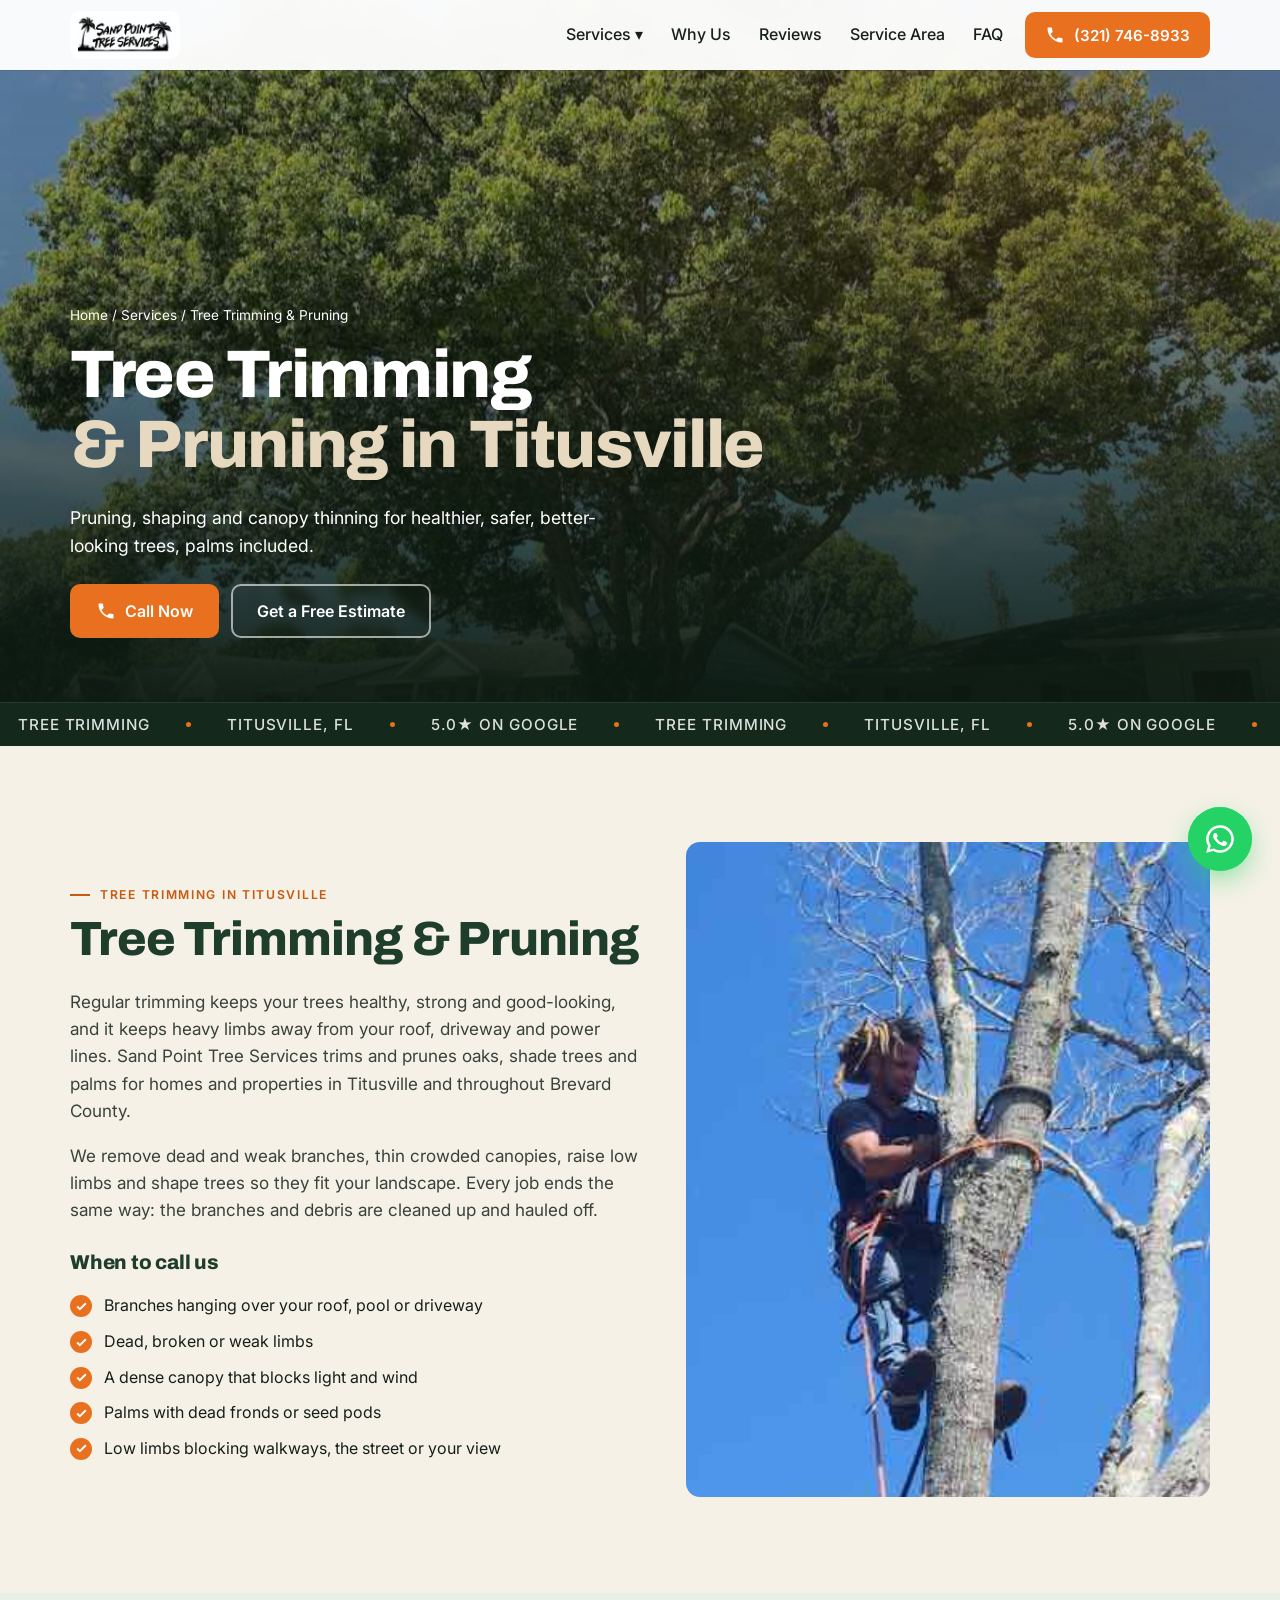
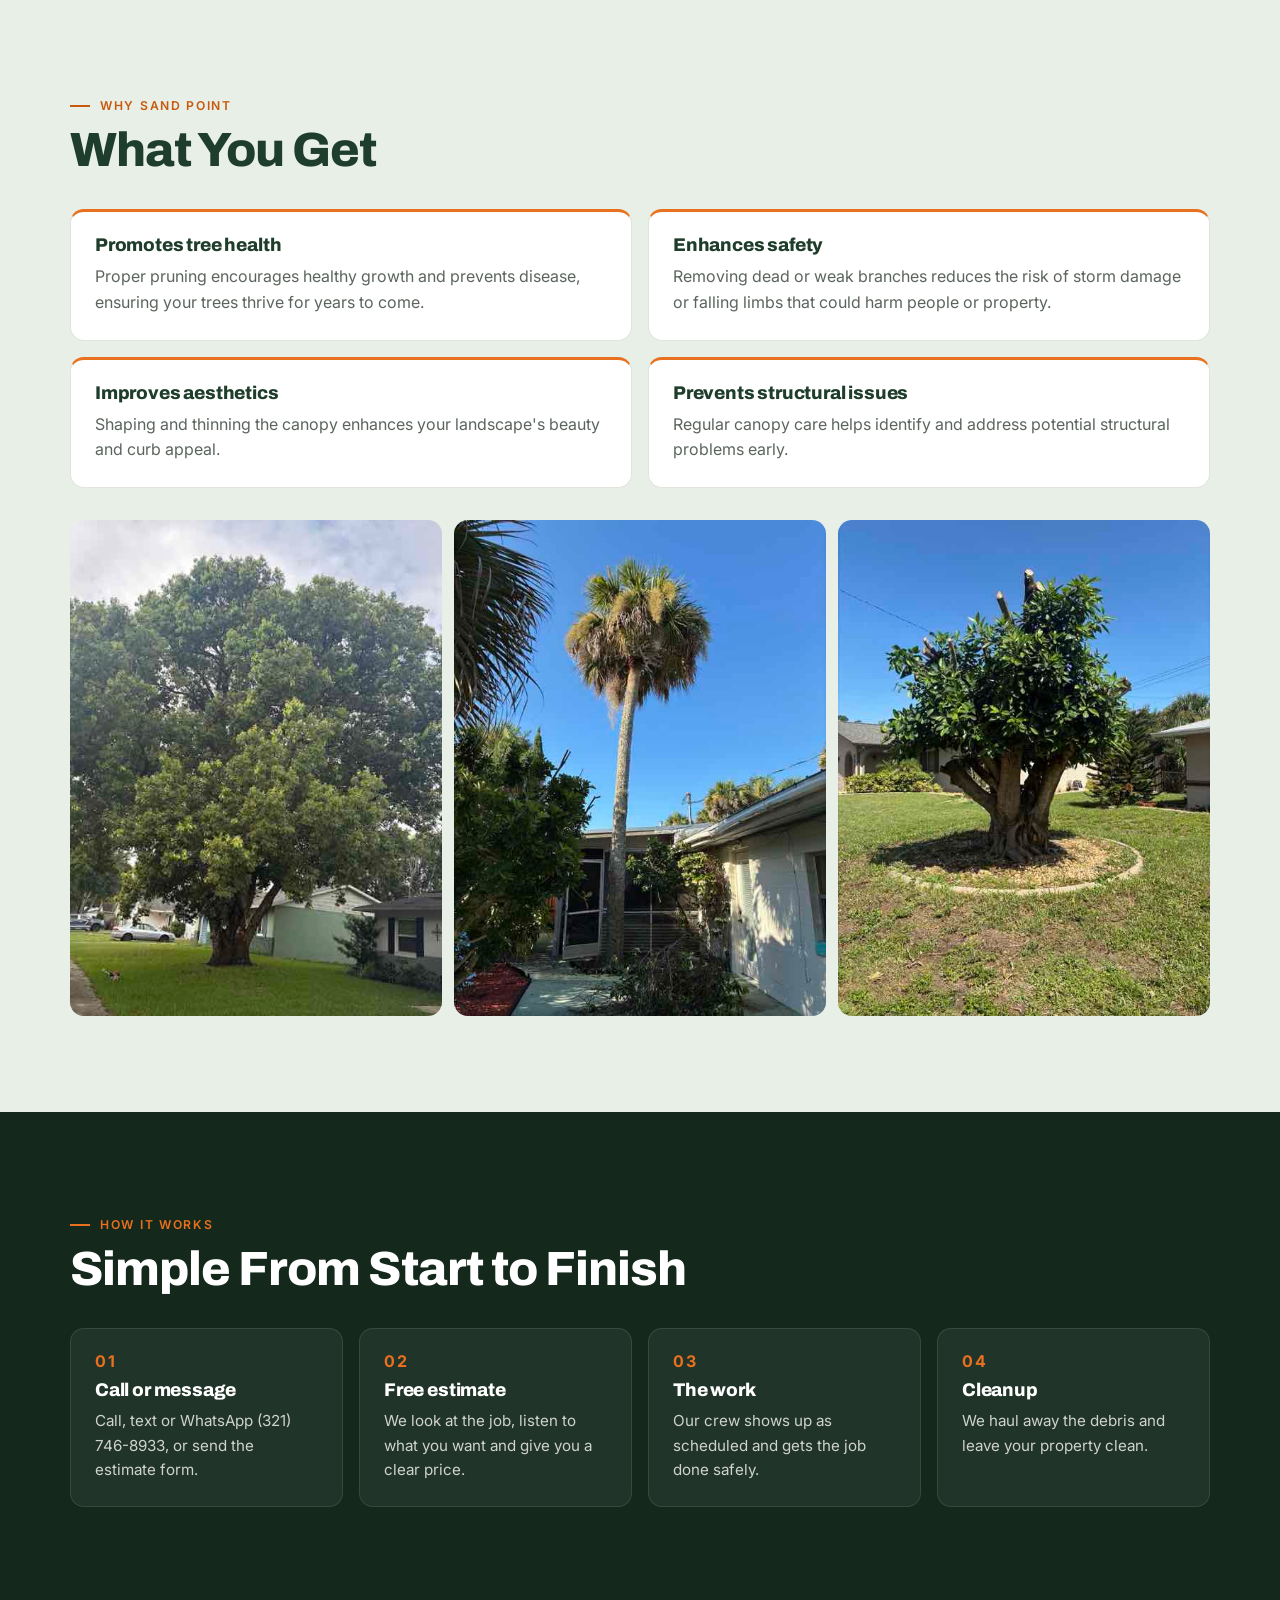
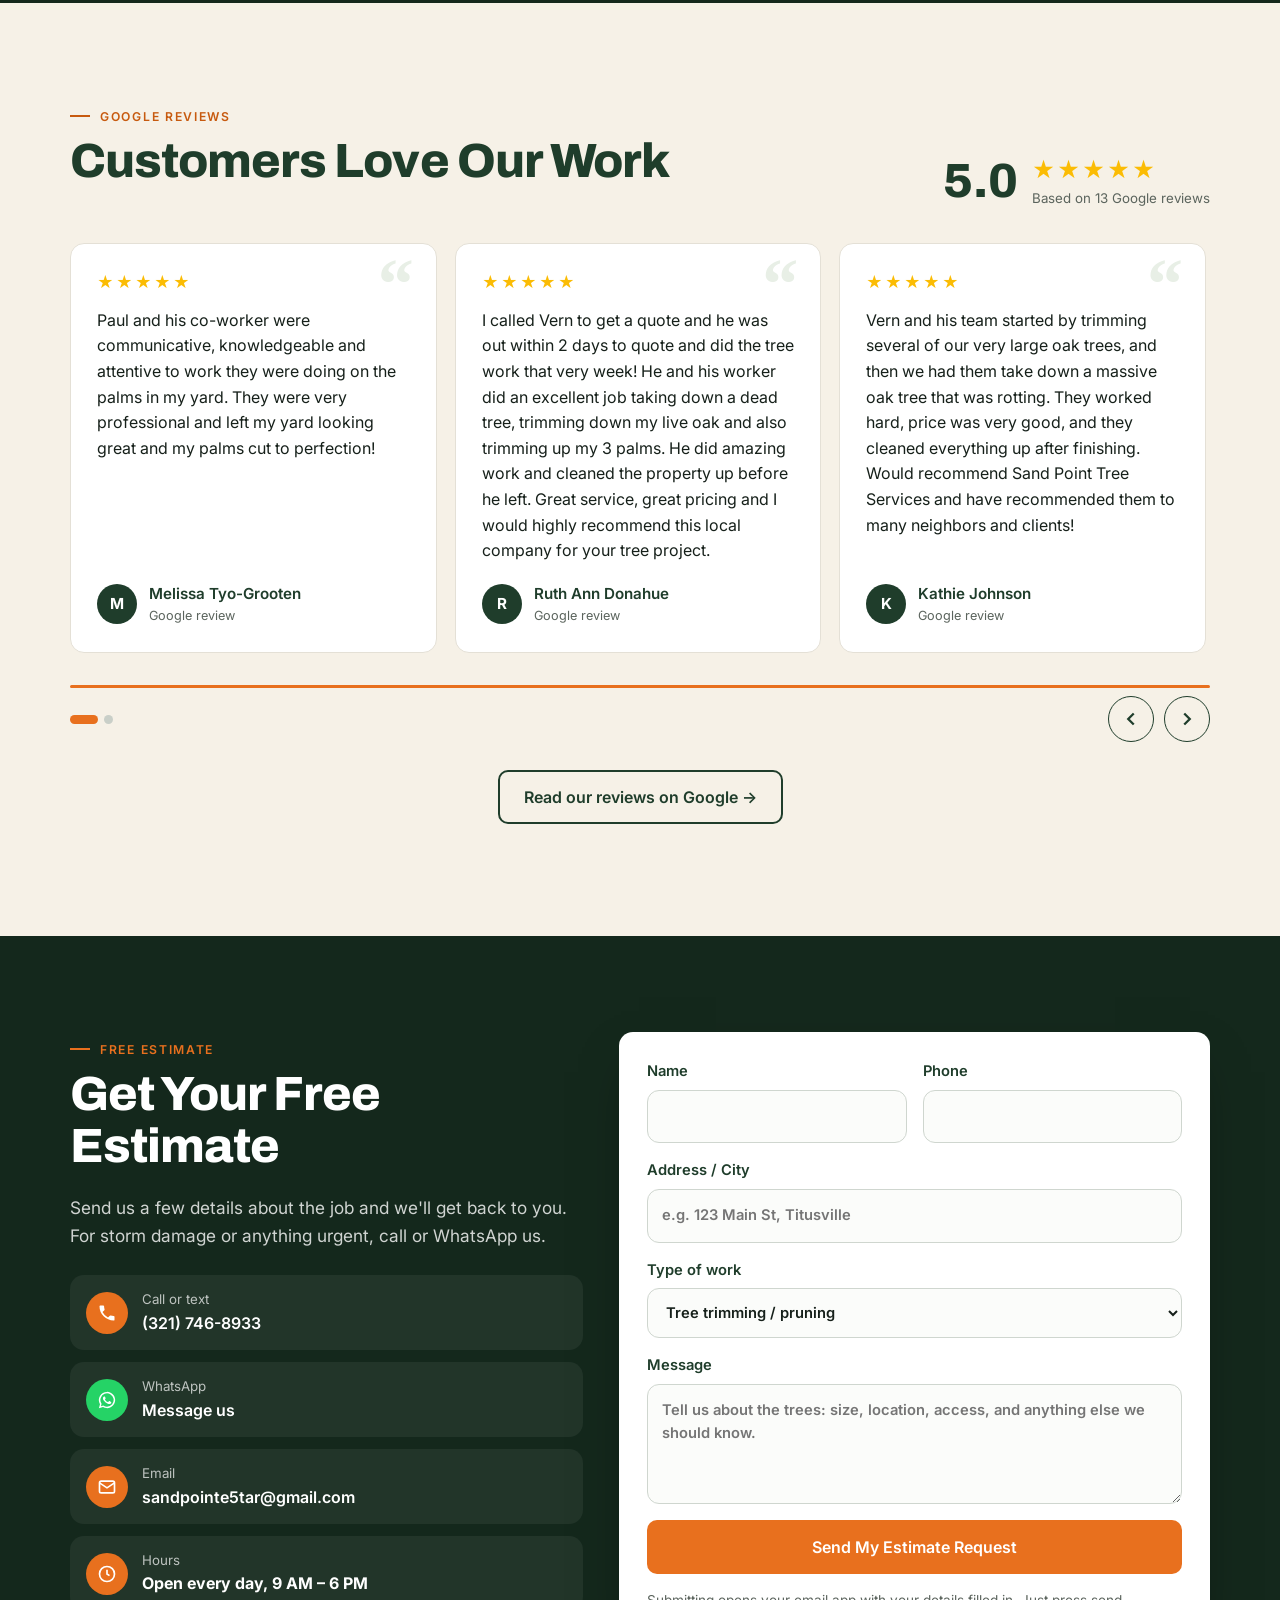
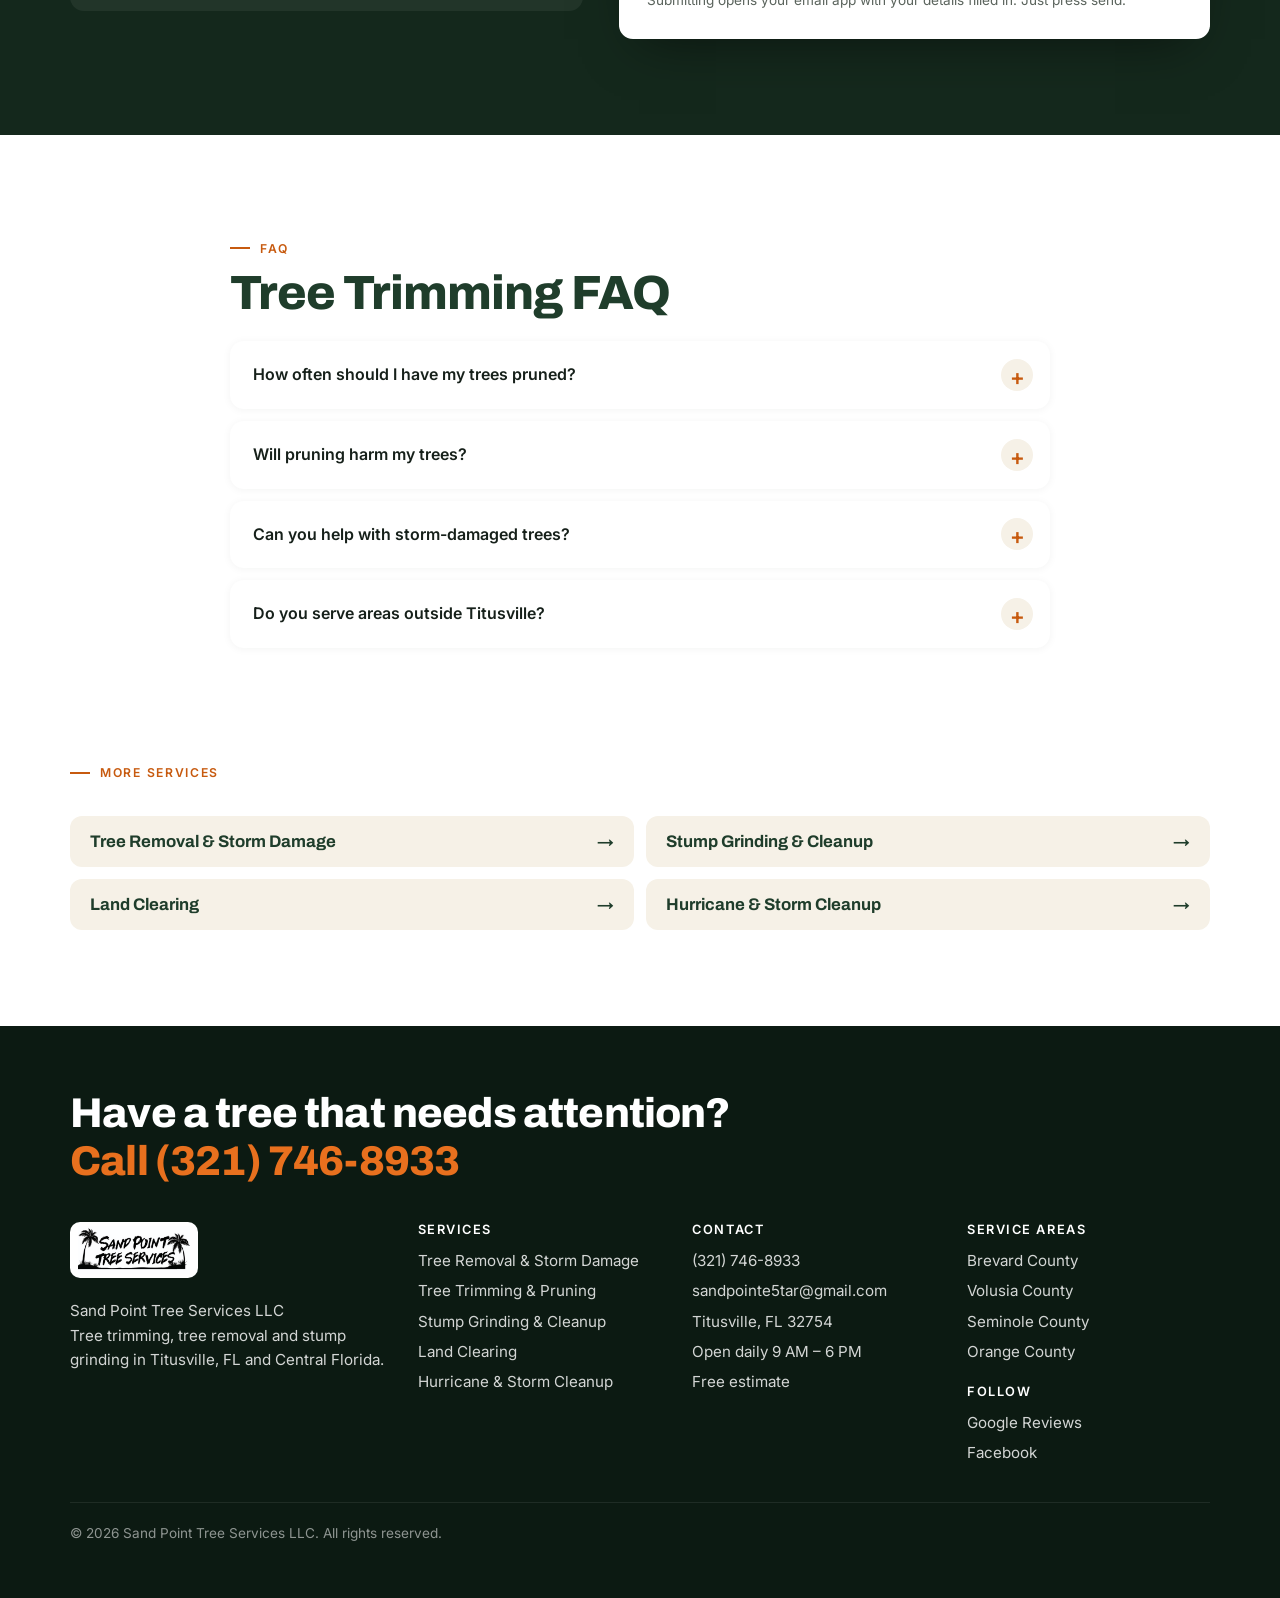
<file: services/tree-trimming.html>
<!doctype html>
<html lang="en">
<head>
<meta charset="utf-8">
<meta name="viewport" content="width=device-width, initial-scale=1, viewport-fit=cover">
<title>Tree Trimming Titusville FL | Pruning, Palms &amp; Canopy Care</title>
<meta name="description" content="Professional tree trimming and pruning in Titusville, FL: canopy thinning, shaping, deadwood removal and palm trimming. Sand Point Tree Services – call (321) 746-8933.">
<link rel="canonical" href="https://revupag.github.io/sandpoint-tree-services/services/tree-trimming.html">
<meta property="og:title" content="Tree Trimming Titusville FL | Pruning, Palms &amp; Canopy Care">
<meta property="og:description" content="Professional tree trimming and pruning in Titusville, FL: canopy thinning, shaping, deadwood removal and palm trimming. Sand Point Tree Services – call (321) 746-8933.">
<meta property="og:type" content="website">
<meta property="og:url" content="https://revupag.github.io/sandpoint-tree-services/services/tree-trimming.html">
<meta property="og:image" content="https://revupag.github.io/sandpoint-tree-services/img/tree-pruning.jpg">
<meta name="theme-color" content="#14281c">
<link rel="icon" href="../img/logo.jpg">
<link rel="preconnect" href="https://fonts.googleapis.com">
<link rel="preconnect" href="https://fonts.gstatic.com" crossorigin>
<link href="https://fonts.googleapis.com/css2?family=Archivo:wght@500;600;700;800&family=Inter:wght@400;500;600;700&display=swap" rel="stylesheet">
<link rel="stylesheet" href="../style.css">
<link rel="preload" as="image" href="../img/tree-pruning.jpg">

<script type="application/ld+json">{"@context": "https://schema.org", "@type": "Service", "name": "Tree Trimming & Pruning", "serviceType": "Tree Trimming & Pruning", "url": "https://revupag.github.io/sandpoint-tree-services/services/tree-trimming.html", "description": "Professional tree trimming and pruning in Titusville, FL: canopy thinning, shaping, deadwood removal and palm trimming. Sand Point Tree Services – call (321) 746-8933.", "provider": {"@id": "https://revupag.github.io/sandpoint-tree-services/#business", "@type": ["LocalBusiness", "TreeService"], "name": "Sand Point Tree Services LLC", "telephone": "+1-321-746-8933"}, "areaServed": [{"@type": "AdministrativeArea", "name": "Brevard County, FL"}, {"@type": "AdministrativeArea", "name": "Volusia County, FL"}, {"@type": "AdministrativeArea", "name": "Seminole County, FL"}, {"@type": "AdministrativeArea", "name": "Orange County, FL"}]}</script>
<script type="application/ld+json">{"@context": "https://schema.org", "@type": "BreadcrumbList", "itemListElement": [{"@type": "ListItem", "position": 1, "name": "Home", "item": "https://revupag.github.io/sandpoint-tree-services/"}, {"@type": "ListItem", "position": 2, "name": "Tree Trimming & Pruning", "item": "https://revupag.github.io/sandpoint-tree-services/services/tree-trimming.html"}]}</script>
<script type="application/ld+json">{"@context": "https://schema.org", "@type": "FAQPage", "mainEntity": [{"@type": "Question", "name": "How often should I have my trees pruned?", "acceptedAnswer": {"@type": "Answer", "text": "The frequency depends on the tree species and growth rate. Generally, annual or bi-annual pruning helps maintain optimal health."}}, {"@type": "Question", "name": "Will pruning harm my trees?", "acceptedAnswer": {"@type": "Answer", "text": "When done correctly by experienced arborists, pruning promotes healthy growth and does not harm your trees."}}, {"@type": "Question", "name": "Can you help with storm-damaged trees?", "acceptedAnswer": {"@type": "Answer", "text": "Yes, we respond promptly to storm damage to assess and safely prune or remove affected trees."}}, {"@type": "Question", "name": "Do you serve areas outside Titusville?", "acceptedAnswer": {"@type": "Answer", "text": "Absolutely. We provide tree pruning and canopy care services throughout Rockledge, Cocoa, Port St. John, Palm Bay, Mims and surrounding areas."}}]}</script>
</head>
<body class="page">
<header>
  <nav class="wrap nav" aria-label="Main">
    <a class="logo" href="../index.html"><img src="../img/logo.jpg" alt="Sand Point Tree Services logo" width="94" height="40"></a>
    <div class="menu">
      <ul>
        <li class="has-sub"><a href="../index.html#services">Services ▾</a><ul class="sub"><li><a href="../services/tree-removal.html">Tree Removal &amp; Storm Damage</a></li><li><a href="../services/tree-trimming.html">Tree Trimming &amp; Pruning</a></li><li><a href="../services/stump-grinding.html">Stump Grinding &amp; Cleanup</a></li><li><a href="../services/land-clearing.html">Land Clearing</a></li><li><a href="../services/storm-cleanup.html">Hurricane &amp; Storm Cleanup</a></li></ul></li>
        <li><a href="../index.html#why">Why Us</a></li>
        <li><a href="../index.html#reviews">Reviews</a></li>
        <li><a href="../index.html#area">Service Area</a></li>
        <li><a href="../index.html#faq">FAQ</a></li>
      </ul>
      <a class="btn btn-orange call-btn" href="tel:+13217468933"><svg viewBox="0 0 24 24" fill="currentColor" aria-hidden="true"><path d="M6.6 10.8a15.1 15.1 0 0 0 6.6 6.6l2.2-2.2a1 1 0 0 1 1-.25 11.4 11.4 0 0 0 3.6.57 1 1 0 0 1 1 1V20a1 1 0 0 1-1 1A17 17 0 0 1 3 4a1 1 0 0 1 1-1h3.5a1 1 0 0 1 1 1c0 1.25.2 2.45.57 3.57a1 1 0 0 1-.25 1L6.6 10.8z"/></svg> (321) 746-8933</a>
      <button class="burger" data-drawer aria-label="Open menu"><svg viewBox="0 0 24 24" fill="none" stroke="currentColor" stroke-width="2.5" aria-hidden="true"><path d="M4 7h16M4 12h16M4 17h16"/></svg></button>
    </div>
  </nav>
</header>
<div class="drawer" id="drawer">
  <button class="close" data-drawer aria-label="Close menu">×</button>
  <a href="../index.html">Home</a>
  <a href="../index.html#services">Services</a>
  <div class="small"><a href="../services/tree-removal.html">Tree Removal &amp; Storm Damage</a><a href="../services/tree-trimming.html">Tree Trimming &amp; Pruning</a><a href="../services/stump-grinding.html">Stump Grinding &amp; Cleanup</a><a href="../services/land-clearing.html">Land Clearing</a><a href="../services/storm-cleanup.html">Hurricane &amp; Storm Cleanup</a></div>
  <a href="../index.html#why">Why Us</a>
  <a href="../index.html#reviews">Reviews</a>
  <a href="../index.html#area">Service Area</a>
  <a href="../index.html#faq">FAQ</a>
  <a href="../index.html#estimate" style="color:var(--orange)">Free Estimate</a>
  <p style="margin-top:24px"><a class="btn btn-orange" style="font-size:1.1rem;display:inline-flex" href="tel:+13217468933"><svg viewBox="0 0 24 24" fill="currentColor" aria-hidden="true"><path d="M6.6 10.8a15.1 15.1 0 0 0 6.6 6.6l2.2-2.2a1 1 0 0 1 1-.25 11.4 11.4 0 0 0 3.6.57 1 1 0 0 1 1 1V20a1 1 0 0 1-1 1A17 17 0 0 1 3 4a1 1 0 0 1 1-1h3.5a1 1 0 0 1 1 1c0 1.25.2 2.45.57 3.57a1 1 0 0 1-.25 1L6.6 10.8z"/></svg> (321) 746-8933</a></p>
</div>
<main>
<section class="hero page-hero">
  <img class="hero-bg" src="../img/tree-pruning.jpg" alt="Freshly trimmed oak tree with a balanced canopy in front of a Titusville home" fetchpriority="high">
  <div class="wrap">
    <nav class="crumbs fade-up" aria-label="Breadcrumb"><a href="../index.html">Home</a> / <a href="../index.html#services">Services</a> / Tree Trimming &amp; Pruning</nav>
    <h1><span class="line"><span>Tree Trimming</span></span><span class="line"><span class="outline">&amp; Pruning in Titusville</span></span></h1>
    <p class="fade-up">Pruning, shaping and canopy thinning for healthier, safer, better-looking trees, palms included.</p>
    <div class="cta-row fade-up">
      <a class="btn btn-orange" href="tel:+13217468933"><svg viewBox="0 0 24 24" fill="currentColor" aria-hidden="true"><path d="M6.6 10.8a15.1 15.1 0 0 0 6.6 6.6l2.2-2.2a1 1 0 0 1 1-.25 11.4 11.4 0 0 0 3.6.57 1 1 0 0 1 1 1V20a1 1 0 0 1-1 1A17 17 0 0 1 3 4a1 1 0 0 1 1-1h3.5a1 1 0 0 1 1 1c0 1.25.2 2.45.57 3.57a1 1 0 0 1-.25 1L6.6 10.8z"/></svg> Call Now</a>
      <a class="btn btn-ghost" href="#estimate">Get a Free Estimate</a>
    </div>
  </div>
</section>
<div class="ticker" aria-hidden="true"><div class="ticker-track"><span>Tree Trimming</span><span>Titusville, FL</span><span>5.0★ on Google</span><span>Tree Trimming</span><span>Titusville, FL</span><span>5.0★ on Google</span><span>Tree Trimming</span><span>Titusville, FL</span><span>5.0★ on Google</span><span>Tree Trimming</span><span>Titusville, FL</span><span>5.0★ on Google</span></div></div>

<section>
  <div class="wrap split">
    <div class="prose reveal">
      <span class="eyebrow">Tree Trimming in Titusville</span>
      <h2>Tree Trimming &amp; Pruning</h2>
      <p>Regular trimming keeps your trees healthy, strong and good-looking, and it keeps heavy limbs away from your roof, driveway and power lines. Sand Point Tree Services trims and prunes oaks, shade trees and palms for homes and properties in Titusville and throughout Brevard County.</p><p>We remove dead and weak branches, thin crowded canopies, raise low limbs and shape trees so they fit your landscape. Every job ends the same way: the branches and debris are cleaned up and hauled off.</p>
      <h3 style="margin-top:28px;color:var(--green-800)">When to call us</h3>
      <ul class="checks"><li>Branches hanging over your roof, pool or driveway</li><li>Dead, broken or weak limbs</li><li>A dense canopy that blocks light and wind</li><li>Palms with dead fronds or seed pods</li><li>Low limbs blocking walkways, the street or your view</li></ul>
    </div>
    <img class="reveal d1" src="../img/climber.jpg" alt="Climber in a safety harness trimming high in a tree" loading="lazy">
  </div>
</section>

<section style="background:var(--green-100)">
  <div class="wrap">
    <span class="eyebrow">Why Sand Point</span>
    <h2 class="reveal">What You Get</h2>
    <div class="benefits">
<div class="benefit reveal d0"><h3>Promotes tree health</h3><p>Proper pruning encourages healthy growth and prevents disease, ensuring your trees thrive for years to come.</p></div>
<div class="benefit reveal d1"><h3>Enhances safety</h3><p>Removing dead or weak branches reduces the risk of storm damage or falling limbs that could harm people or property.</p></div>
<div class="benefit reveal d0"><h3>Improves aesthetics</h3><p>Shaping and thinning the canopy enhances your landscape&#x27;s beauty and curb appeal.</p></div>
<div class="benefit reveal d1"><h3>Prevents structural issues</h3><p>Regular canopy care helps identify and address potential structural problems early.</p></div>
    </div>
    <div class="photo-row"><img class="reveal d0" src="../img/oak-trim.jpg" alt="Large shade tree after trimming over a residential street" loading="lazy"><img class="reveal d1" src="../img/palm-trim.jpg" alt="Tall palm tree trimmed beside a home" loading="lazy"><img class="reveal d2" src="../img/tree-shaping.jpg" alt="Tree shaped and mulched in the middle of a front lawn" loading="lazy"></div>
  </div>
</section>

<section class="why">
  <div class="wrap">
    <span class="eyebrow">How it works</span>
    <h2 class="reveal">Simple From Start to Finish</h2>
    <div class="steps">
      <div class="step reveal"><h3>Call or message</h3><p>Call, text or WhatsApp (321) 746-8933, or send the estimate form.</p></div>
      <div class="step reveal d1"><h3>Free estimate</h3><p>We look at the job, listen to what you want and give you a clear price.</p></div>
      <div class="step reveal d2"><h3>The work</h3><p>Our crew shows up as scheduled and gets the job done safely.</p></div>
      <div class="step reveal d3"><h3>Cleanup</h3><p>We haul away the debris and leave your property clean.</p></div>
    </div>
  </div>
</section>

<section id="reviews">
  <div class="wrap">
    <div class="rev-head reveal">
      <div><span class="eyebrow">Google reviews</span><h2>Customers Love Our Work</h2></div>
      <a class="score" href="https://www.google.com/maps/place/data=!4m2!3m1!1s0x2f2010b05a15b7ad:0xd5bb09c6d27dcad5" target="_blank" rel="noopener" style="text-decoration:none">
        <b>5.0</b><div><span class="stars" aria-label="5 out of 5 stars">★★★★★</span><small>Based on 13 Google reviews</small></div>
      </a>
    </div>
    <div class="carousel reveal" aria-roledescription="carousel" aria-label="Customer reviews">
      <div class="track">
<figure class="review"><span class="stars" aria-label="5 out of 5 stars">★★★★★</span><blockquote>Paul and his co-worker were communicative, knowledgeable and attentive to work they were doing on the palms in my yard. They were very professional and left my yard looking great and my palms cut to perfection!</blockquote><figcaption><i aria-hidden="true">M</i><span>Melissa Tyo-Grooten<small>Google review</small></span></figcaption></figure>
<figure class="review"><span class="stars" aria-label="5 out of 5 stars">★★★★★</span><blockquote>I called Vern to get a quote and he was out within 2 days to quote and did the tree work that very week! He and his worker did an excellent job taking down a dead tree, trimming down my live oak and also trimming up my 3 palms. He did amazing work and cleaned the property up before he left. Great service, great pricing and I would highly recommend this local company for your tree project.</blockquote><figcaption><i aria-hidden="true">R</i><span>Ruth Ann Donahue<small>Google review</small></span></figcaption></figure>
<figure class="review"><span class="stars" aria-label="5 out of 5 stars">★★★★★</span><blockquote>Vern and his team started by trimming several of our very large oak trees, and then we had them take down a massive oak tree that was rotting. They worked hard, price was very good, and they cleaned everything up after finishing. Would recommend Sand Point Tree Services and have recommended them to many neighbors and clients!</blockquote><figcaption><i aria-hidden="true">K</i><span>Kathie Johnson<small>Google review</small></span></figcaption></figure>
<figure class="review"><span class="stars" aria-label="5 out of 5 stars">★★★★★</span><blockquote>We have used this tree service several times. Vern does great work &amp; I highly recommend him. Such a hard worker and so pleasant to talk to. Listens to what you ask him to do and he will make sure you are happy with what he has done.</blockquote><figcaption><i aria-hidden="true">K</i><span>Kathie Anderson<small>Google review</small></span></figcaption></figure>
      </div>
      <div class="progress"><span></span></div>
      <div class="car-ctrl">
        <div class="dots"></div>
        <div class="arrows">
          <button class="arrow prev" aria-label="Previous review"><svg viewBox="0 0 24 24" fill="none" stroke="currentColor" stroke-width="2.5" aria-hidden="true"><path d="M15 18 9 12l6-6"/></svg></button>
          <button class="arrow next" aria-label="Next review"><svg viewBox="0 0 24 24" fill="none" stroke="currentColor" stroke-width="2.5" aria-hidden="true"><path d="m9 18 6-6-6-6"/></svg></button>
        </div>
      </div>
    </div>
    <p style="text-align:center;margin-top:28px"><a class="btn btn-outline" href="https://www.google.com/maps/place/data=!4m2!3m1!1s0x2f2010b05a15b7ad:0xd5bb09c6d27dcad5" target="_blank" rel="noopener">Read our reviews on Google →</a></p>
  </div>
</section>

<section class="estimate" id="estimate">
  <div class="wrap estimate-grid">
    <div class="reveal">
      <span class="eyebrow">Free estimate</span>
      <h2>Get Your Free Estimate</h2>
      <p class="lead">Send us a few details about the job and we'll get back to you. For storm damage or anything urgent, call or WhatsApp us.</p>
      <ul class="contact-list">
        <li><span class="ico"><svg viewBox="0 0 24 24" fill="currentColor" aria-hidden="true"><path d="M6.6 10.8a15.1 15.1 0 0 0 6.6 6.6l2.2-2.2a1 1 0 0 1 1-.25 11.4 11.4 0 0 0 3.6.57 1 1 0 0 1 1 1V20a1 1 0 0 1-1 1A17 17 0 0 1 3 4a1 1 0 0 1 1-1h3.5a1 1 0 0 1 1 1c0 1.25.2 2.45.57 3.57a1 1 0 0 1-.25 1L6.6 10.8z"/></svg></span><div><small>Call or text</small><a href="tel:+13217468933">(321) 746-8933</a></div></li>
        <li><span class="ico" style="background:var(--wa)"><svg viewBox="0 0 32 32" fill="currentColor" aria-hidden="true"><path d="M16 3a13 13 0 0 0-11.2 19.6L3 29l6.6-1.7A13 13 0 1 0 16 3zm0 23.6a10.6 10.6 0 0 1-5.4-1.5l-.4-.2-3.9 1 1-3.8-.2-.4A10.6 10.6 0 1 1 16 26.6zm5.8-7.9c-.3-.2-1.9-.9-2.2-1s-.5-.2-.7.2-.8 1-1 1.2-.4.2-.7.1a8.7 8.7 0 0 1-4.3-3.8c-.3-.6.3-.5.9-1.7.1-.2 0-.4 0-.5l-1-2.4c-.3-.6-.5-.5-.7-.5h-.6a1.2 1.2 0 0 0-.9.4 3.7 3.7 0 0 0-1.1 2.7 6.4 6.4 0 0 0 1.4 3.4 14.6 14.6 0 0 0 5.6 4.9c2.1.9 2.9 1 3.9.8a3.3 3.3 0 0 0 2.2-1.5 2.7 2.7 0 0 0 .2-1.5c-.1-.2-.3-.3-.6-.4z"/></svg></span><div><small>WhatsApp</small><a href="https://wa.me/13217468933?text=Hi%20Sand%20Point!%20I%27d%20like%20a%20free%20tree%20service%20estimate." target="_blank" rel="noopener">Message us</a></div></li>
        <li><span class="ico"><svg viewBox="0 0 24 24" fill="none" stroke="currentColor" stroke-width="2" aria-hidden="true"><rect x="3" y="5" width="18" height="14" rx="2"/><path d="m3 7 9 6 9-6"/></svg></span><div><small>Email</small><a href="mailto:sandpointe5tar@gmail.com">sandpointe5tar@gmail.com</a></div></li>
        <li><span class="ico"><svg viewBox="0 0 24 24" fill="none" stroke="currentColor" stroke-width="2" aria-hidden="true"><circle cx="12" cy="12" r="9"/><path d="M12 7v5l3 2"/></svg></span><div><small>Hours</small><strong>Open every day, 9 AM – 6 PM</strong></div></li>
      </ul>
    </div>
    <form id="estimate-form" class="reveal d1" action="mailto:sandpointe5tar@gmail.com" method="post" enctype="text/plain">
      <div class="two">
        <label>Name<input name="name" autocomplete="name" required></label>
        <label>Phone<input name="phone" type="tel" autocomplete="tel" required></label>
      </div>
      <label>Address / City<input name="address" autocomplete="street-address" placeholder="e.g. 123 Main St, Titusville" required></label>
      <label>Type of work<select name="work" required><option value="">Select a service…</option><option>Tree removal</option><option selected>Tree trimming / pruning</option><option>Palm trimming</option><option>Stump grinding</option><option>Land clearing</option><option>Storm / hurricane cleanup</option><option>Other / not sure</option></select></label>
      <label>Message<textarea name="message" placeholder="Tell us about the trees: size, location, access, and anything else we should know."></textarea></label>
      <button class="btn btn-orange" type="submit">Send My Estimate Request</button>
      <p class="form-note">Submitting opens your email app with your details filled in. Just press send.</p>
    </form>
  </div>
</section>

<section id="faq" style="background:#fff">
  <div class="wrap faq">
    <span class="eyebrow">FAQ</span>
    <h2 class="reveal">Tree Trimming FAQ</h2>
<details class="reveal"><summary>How often should I have my trees pruned?</summary><p>The frequency depends on the tree species and growth rate. Generally, annual or bi-annual pruning helps maintain optimal health.</p></details>
<details class="reveal"><summary>Will pruning harm my trees?</summary><p>When done correctly by experienced arborists, pruning promotes healthy growth and does not harm your trees.</p></details>
<details class="reveal"><summary>Can you help with storm-damaged trees?</summary><p>Yes, we respond promptly to storm damage to assess and safely prune or remove affected trees.</p></details>
<details class="reveal"><summary>Do you serve areas outside Titusville?</summary><p>Absolutely. We provide tree pruning and canopy care services throughout Rockledge, Cocoa, Port St. John, Palm Bay, Mims and surrounding areas.</p></details>
  </div>
</section>
<section style="padding-top:0;background:#fff">
  <div class="wrap">
    <span class="eyebrow">More services</span>
    <div class="others"><a href="tree-removal.html">Tree Removal &amp; Storm Damage <span>→</span></a><a href="stump-grinding.html">Stump Grinding &amp; Cleanup <span>→</span></a><a href="land-clearing.html">Land Clearing <span>→</span></a><a href="storm-cleanup.html">Hurricane &amp; Storm Cleanup <span>→</span></a></div>
  </div>
</section>
</main>
<footer>
  <div class="wrap">
    <p class="foot-big">Have a tree that needs attention?<br><a href="tel:+13217468933">Call (321) 746-8933</a></p>
    <div class="foot-grid">
      <div>
        <span class="logo" style="display:inline-block;margin-bottom:14px"><img src="../img/logo.jpg" alt="Sand Point Tree Services logo" loading="lazy" style="height:48px"></span>
        <p>Sand Point Tree Services LLC<br>Tree trimming, tree removal and stump grinding in Titusville, FL and Central Florida.</p>
      </div>
      <div><h4>Services</h4><ul><li><a href="../services/tree-removal.html">Tree Removal &amp; Storm Damage</a></li><li><a href="../services/tree-trimming.html">Tree Trimming &amp; Pruning</a></li><li><a href="../services/stump-grinding.html">Stump Grinding &amp; Cleanup</a></li><li><a href="../services/land-clearing.html">Land Clearing</a></li><li><a href="../services/storm-cleanup.html">Hurricane &amp; Storm Cleanup</a></li></ul></div>
      <div><h4>Contact</h4><ul>
        <li><a href="tel:+13217468933">(321) 746-8933</a></li>
        <li><a href="mailto:sandpointe5tar@gmail.com">sandpointe5tar@gmail.com</a></li>
        <li>Titusville, FL 32754</li>
        <li>Open daily 9 AM – 6 PM</li>
        <li><a href="../index.html#estimate">Free estimate</a></li></ul></div>
      <div><h4>Service Areas</h4><ul><li>Brevard County</li><li>Volusia County</li><li>Seminole County</li><li>Orange County</li></ul>
        <h4 style="margin-top:20px">Follow</h4><ul><li><a href="https://www.google.com/maps/place/data=!4m2!3m1!1s0x2f2010b05a15b7ad:0xd5bb09c6d27dcad5" target="_blank" rel="noopener">Google Reviews</a></li><li><a href="https://www.facebook.com/profile.php?id=61575041909936" target="_blank" rel="noopener">Facebook</a></li></ul></div>
    </div>
    <p class="copy">© <span id="yr">2026</span> Sand Point Tree Services LLC. All rights reserved.</p>
  </div>
</footer>
<a class="wa" href="https://wa.me/13217468933?text=Hi%20Sand%20Point!%20I%27d%20like%20a%20free%20tree%20service%20estimate." target="_blank" rel="noopener" aria-label="Chat with us on WhatsApp">
  <span class="wa-tip">Need a tree quote?<small>Chat with us on WhatsApp</small></span>
  <span class="wa-btn"><svg viewBox="0 0 32 32" fill="currentColor" aria-hidden="true"><path d="M16 3a13 13 0 0 0-11.2 19.6L3 29l6.6-1.7A13 13 0 1 0 16 3zm0 23.6a10.6 10.6 0 0 1-5.4-1.5l-.4-.2-3.9 1 1-3.8-.2-.4A10.6 10.6 0 1 1 16 26.6zm5.8-7.9c-.3-.2-1.9-.9-2.2-1s-.5-.2-.7.2-.8 1-1 1.2-.4.2-.7.1a8.7 8.7 0 0 1-4.3-3.8c-.3-.6.3-.5.9-1.7.1-.2 0-.4 0-.5l-1-2.4c-.3-.6-.5-.5-.7-.5h-.6a1.2 1.2 0 0 0-.9.4 3.7 3.7 0 0 0-1.1 2.7 6.4 6.4 0 0 0 1.4 3.4 14.6 14.6 0 0 0 5.6 4.9c2.1.9 2.9 1 3.9.8a3.3 3.3 0 0 0 2.2-1.5 2.7 2.7 0 0 0 .2-1.5c-.1-.2-.3-.3-.6-.4z"/></svg></span>
</a>
<div class="callbar">
  <a class="btn btn-orange" href="tel:+13217468933"><svg viewBox="0 0 24 24" fill="currentColor" aria-hidden="true"><path d="M6.6 10.8a15.1 15.1 0 0 0 6.6 6.6l2.2-2.2a1 1 0 0 1 1-.25 11.4 11.4 0 0 0 3.6.57 1 1 0 0 1 1 1V20a1 1 0 0 1-1 1A17 17 0 0 1 3 4a1 1 0 0 1 1-1h3.5a1 1 0 0 1 1 1c0 1.25.2 2.45.57 3.57a1 1 0 0 1-.25 1L6.6 10.8z"/></svg> Call Now</a>
  <a class="btn btn-green" href="../index.html#estimate">Free Estimate</a>
</div>
<script src="../main.js" defer></script>
</body>
</html>
</file>
<file: style.css>
:root{
  --green-950:#0c1a12; --green-900:#14281c; --green-800:#1f3d2b; --green-700:#2b5539; --green-100:#e8efe6;
  --sand:#f6f1e7; --sand-300:#e6d9bf; --orange:#e8701e; --orange-700:#c75a0f; --wa:#25d366;
  --ink:#16201a; --muted:#5b645d; --radius:14px;
  --display:"Archivo",system-ui,sans-serif; --body:"Inter",system-ui,-apple-system,"Segoe UI",sans-serif;
  --ease:cubic-bezier(.22,1,.36,1);
}
*{box-sizing:border-box}
html{scroll-behavior:smooth;scroll-padding-top:76px}
html,body{overflow-x:clip}
body{margin:0;font:16px/1.6 var(--body);color:var(--ink);background:var(--sand)}
img{max-width:100%;display:block}
a{color:inherit}
h1,h2,h3{font-family:var(--display);font-weight:800;line-height:1.08;margin:0 0 .45em;letter-spacing:-.02em}
h2{font-size:clamp(1.85rem,4.6vw,3rem);color:var(--green-800)}
h3{font-size:1.25rem;letter-spacing:-.01em}
p{margin:0 0 1em}
.wrap{max-width:1180px;margin:0 auto;padding:0 20px}
section{padding:96px 0;position:relative}
@media(max-width:759px){section{padding:56px 0}}
.eyebrow{display:inline-flex;align-items:center;gap:10px;font:600 .76rem var(--body);letter-spacing:.14em;text-transform:uppercase;color:var(--orange-700);margin-bottom:12px}
.eyebrow::before{content:"";width:20px;height:2px;background:currentColor}
.lead{font-size:1.08rem;color:var(--muted);max-width:640px}
.hl{color:var(--orange)}
.btn{position:relative;overflow:hidden;display:inline-flex;align-items:center;justify-content:center;gap:9px;padding:15px 24px;border-radius:10px;font:600 1rem var(--body);text-decoration:none;border:2px solid transparent;cursor:pointer;transition:transform .2s var(--ease),background .2s,box-shadow .2s}
.btn:active{transform:scale(.97)}
.btn svg{width:20px;height:20px;flex:none}
.btn-orange{background:var(--orange);color:#fff}
.btn-orange:hover{background:var(--orange-700)}
.btn-ghost{border-color:rgba(255,255,255,.6);color:#fff;backdrop-filter:blur(4px)}
.btn-ghost:hover{background:rgba(255,255,255,.14)}
.btn-outline{border-color:var(--green-800);color:var(--green-800)}
.btn-outline:hover{background:var(--green-800);color:#fff}
.btn-green{background:var(--green-800);color:#fff}

/* ---------- header ---------- */
header{position:fixed;top:0;left:0;right:0;z-index:50;transition:background .3s,box-shadow .3s}
header.solid,body.page header{background:rgba(255,255,255,.96);backdrop-filter:blur(10px);box-shadow:0 1px 0 rgba(0,0,0,.08)}
.nav{display:flex;align-items:center;justify-content:space-between;height:70px;gap:12px}
.logo{background:#fff;border-radius:10px;padding:4px 8px;display:block}
.logo img{height:40px;width:auto}
.menu{display:flex;align-items:center;gap:10px}
.menu ul{display:none;list-style:none;margin:0;padding:0;gap:4px;font-weight:600}
.menu ul a{text-decoration:none;padding:8px 12px;border-radius:8px;font-weight:500;color:#fff;transition:background .2s}
header.solid .menu ul a,body.page .menu ul a{color:var(--ink)}
.menu ul a:hover{background:rgba(127,127,127,.15)}
.has-sub{position:relative}
.sub{position:absolute;top:100%;left:0;min-width:260px;background:#fff;border-radius:14px;padding:8px;box-shadow:0 18px 40px -12px rgba(0,0,0,.25);opacity:0;visibility:hidden;transform:translateY(8px);transition:.2s var(--ease);display:grid!important}
.sub a{color:var(--ink)!important;display:block}
.has-sub:hover .sub,.has-sub:focus-within .sub{opacity:1;visibility:visible;transform:none}
.nav .btn{padding:11px 18px;font-size:.95rem}
.burger{width:46px;height:46px;border-radius:50%;border:0;background:var(--green-800);color:#fff;display:grid;place-items:center;cursor:pointer}
.burger svg{width:22px;height:22px}
.nav .call-btn{display:none}
@media(min-width:960px){.menu ul{display:flex}.burger{display:none}.nav .call-btn{display:inline-flex}}
.drawer{position:fixed;inset:0;z-index:70;background:var(--green-900);color:#fff;padding:90px 28px 40px;transform:translateY(-100%);transition:transform .5s var(--ease);overflow:auto}
.drawer.open{transform:none}
.drawer a{display:block;font:700 1.6rem/1.3 var(--display);letter-spacing:-.01em;text-decoration:none;padding:6px 0}
.drawer .small a{font:500 1.05rem var(--body);opacity:.85;padding:5px 0 5px 14px}
.drawer .close{position:absolute;top:14px;right:18px;background:none;border:0;color:#fff;font-size:2.4rem;cursor:pointer}

/* ---------- hero ---------- */
.hero{color:#fff;padding:0;min-height:100svh;display:flex;align-items:flex-end;background:var(--green-950);overflow:hidden}
.hero-bg{position:absolute;inset:0;width:100%;height:100%;object-fit:cover;object-position:50% 40%;animation:kenburns 18s ease-out both}
@keyframes kenburns{from{transform:scale(1.18)}to{transform:scale(1)}}
.hero::after{content:"";position:absolute;inset:0;background:linear-gradient(180deg,rgba(12,26,18,.35) 0%,rgba(12,26,18,.45) 40%,rgba(12,26,18,.96) 100%),radial-gradient(circle at 80% 20%,rgba(255,122,26,.18),transparent 50%)}
.hero .wrap{position:relative;z-index:1;padding-top:120px;padding-bottom:64px;width:100%}
.hero h1{font-size:clamp(2.4rem,8vw,4.8rem);max-width:900px;margin-bottom:.35em;line-height:1.04}
.hero h1 .line{display:block;overflow:hidden}
.hero h1 .line>span{display:inline-block;transform:translateY(105%);transition:transform 1s var(--ease)}
.hero h1 .line:nth-child(2)>span{transition-delay:.12s}
.hero h1 .line:nth-child(3)>span{transition-delay:.24s}
.ready .hero h1 .line>span{transform:none}
.hero h1 .outline{color:var(--sand-300)}
.hero p{font-size:1.1rem;max-width:560px;opacity:.9}
.fade-up{opacity:0;transform:translateY(24px);transition:opacity .9s var(--ease) .45s,transform .9s var(--ease) .45s}
.ready .fade-up{opacity:1;transform:none}
.cta-row{display:flex;flex-wrap:wrap;gap:12px;margin-top:24px}
.cta-row .btn{flex:1 1 220px}
@media(min-width:600px){.cta-row .btn{flex:0 0 auto}}
.rating-pill{display:inline-flex;align-items:center;gap:10px;background:rgba(255,255,255,.1);border:1px solid rgba(255,255,255,.18);backdrop-filter:blur(8px);padding:7px 14px;border-radius:8px;font-weight:500;font-size:.9rem;margin-bottom:20px;text-decoration:none}
.rating-pill img{width:18px;height:18px}
.stars{color:#fbbc04;letter-spacing:2px}
.scroll-hint{position:absolute;right:24px;bottom:28px;z-index:1;display:none;writing-mode:vertical-rl;font-size:.75rem;letter-spacing:.3em;text-transform:uppercase;opacity:.7}
.scroll-hint::after{content:"";display:block;width:1px;height:60px;margin:10px auto 0;background:#fff;animation:drip 2s infinite}
@keyframes drip{0%{transform:scaleY(0);transform-origin:top}50%{transform:scaleY(1);transform-origin:top}51%{transform-origin:bottom}100%{transform:scaleY(0);transform-origin:bottom}}
@media(min-width:900px){.scroll-hint{display:block}}

/* page hero (service pages) */
.page-hero{min-height:78svh}
.page-hero h1{font-size:clamp(2.2rem,7vw,4.2rem)}
.crumbs{font-size:.85rem;opacity:.8;margin-bottom:14px}
.crumbs a{text-decoration:none}
.crumbs a:hover{text-decoration:underline}

/* ---------- ticker ---------- */
.ticker{background:var(--green-900);color:rgba(255,255,255,.85);overflow:hidden;padding:14px 0;position:relative;z-index:2;border-top:1px solid rgba(255,255,255,.08)}
.ticker-track{display:flex;width:max-content;animation:ticker 60s linear infinite}
.ticker span{font:500 .95rem/1 var(--body);letter-spacing:.06em;text-transform:uppercase;white-space:nowrap;padding:0 18px;display:flex;align-items:center;gap:36px}
.ticker span::after{content:"";width:5px;height:5px;border-radius:50%;background:var(--orange)}
@keyframes ticker{to{transform:translateX(-50%)}}

/* ---------- stats ---------- */
.stats{display:grid;grid-template-columns:repeat(2,1fr);gap:14px;margin-top:10px}
@media(min-width:800px){.stats{grid-template-columns:repeat(4,1fr)}}
.stat{background:#fff;border-radius:var(--radius);padding:20px;border:1px solid #e4e0d6}
.stat b{display:block;font:800 clamp(2rem,6vw,2.8rem)/1.1 var(--display);letter-spacing:-.02em;color:var(--green-800)}
.stat>span{color:var(--muted);font-size:.92rem}

/* ---------- services ---------- */
.svc-list{display:grid;gap:18px;margin-top:36px}
@media(min-width:760px){.svc-list{grid-template-columns:repeat(2,1fr)}}
@media(min-width:1080px){.svc-list{grid-template-columns:repeat(3,1fr)}}
.svc{position:relative;display:block;border-radius:var(--radius);overflow:hidden;min-height:400px;color:#fff;text-decoration:none;background:var(--green-900);isolation:isolate}
.svc img{position:absolute;inset:0;width:100%;height:100%;object-fit:cover;transition:transform .9s var(--ease);z-index:-2}
.svc::before{content:"";position:absolute;inset:0;background:linear-gradient(180deg,rgba(12,26,18,.05) 25%,rgba(12,26,18,.92) 85%);z-index:-1;transition:background .4s}
.svc:hover img{transform:scale(1.08)}
.svc .num{display:none}
.svc .body{position:absolute;left:0;right:0;bottom:0;padding:24px}
.svc h3{font-size:1.45rem;margin-bottom:.3em}
.svc p{margin:0;color:rgba(255,255,255,.85);font-size:.97rem}
.svc .more{display:inline-flex;align-items:center;gap:8px;margin-top:12px;font-weight:600;color:#fff;border-bottom:2px solid var(--orange);padding-bottom:2px}
.svc .more i{display:inline-block;transition:transform .3s var(--ease);font-style:normal}
.svc:hover .more i{transform:translateX(6px)}
.svc-cta{background:var(--green-800);display:flex;flex-direction:column;justify-content:flex-end;padding:28px;min-height:400px;border-radius:var(--radius);color:#fff}
.svc-cta h3{font-size:1.6rem}
.svc-cta p{color:rgba(255,255,255,.8)}
.svc-cta .btn{background:var(--orange);color:#fff;align-self:flex-start}

/* ---------- why ---------- */
.why{background:var(--green-900);color:#fff}
.why h2{color:#fff}
.why .lead{color:rgba(255,255,255,.8)}
.why .eyebrow{color:var(--orange)}
.why-grid{display:grid;gap:40px;align-items:center}
@media(min-width:900px){.why-grid{grid-template-columns:1.05fr 1fr}}
.why-list{list-style:none;padding:0;margin:28px 0 0;display:grid;gap:14px}
.why-list li{display:flex;gap:16px;padding:16px;border-radius:14px;background:rgba(255,255,255,.05);border:1px solid rgba(255,255,255,.08);transition:background .3s,transform .3s var(--ease)}
.why-list .ico{flex:none;width:42px;height:42px;border-radius:10px;background:rgba(232,112,30,.15);color:var(--orange);display:grid;place-items:center}
.why-list svg{width:22px;height:22px}
.why-list strong{display:block;font:700 1.08rem/1.25 var(--display);margin-bottom:3px}
.why-list span{color:rgba(255,255,255,.78);font-size:.95rem}
.why-photos{position:relative;display:grid;grid-template-columns:1fr 1fr;gap:12px}
.why-photos img{border-radius:var(--radius);object-fit:cover;width:100%;height:100%}
.why-photos img:first-child{grid-column:1/-1;aspect-ratio:16/10;object-position:50% 35%}
.why-photos img:not(:first-child){aspect-ratio:3/4}
.badge{position:absolute;left:16px;top:16px;background:#fff;color:var(--ink);border-radius:12px;padding:12px 16px;display:flex;align-items:center;gap:12px;box-shadow:0 12px 30px -12px rgba(0,0,0,.45);font-size:.85rem;line-height:1.3}
.badge b{font:800 1.9rem/1 var(--display);color:var(--green-800)}
.badge small{display:block;color:var(--muted)}

/* ---------- reviews carousel ---------- */
.rev-head{display:flex;flex-wrap:wrap;align-items:flex-end;justify-content:space-between;gap:20px;margin-bottom:28px}
.score{display:flex;align-items:center;gap:14px}
.score b{font:800 3rem/1 var(--display);color:var(--green-800)}
.score .stars{font-size:1.4rem}
.score small{display:block;color:var(--muted)}
.carousel{position:relative}
.track{display:flex;gap:18px;overflow-x:auto;scroll-snap-type:x mandatory;scroll-behavior:smooth;padding:6px 2px 18px;scrollbar-width:none}
.track::-webkit-scrollbar{display:none}
.review{flex:0 0 88%;scroll-snap-align:start;background:#fff;border-radius:var(--radius);padding:26px;margin:0;border:1px solid #e4e0d6;display:flex;flex-direction:column;position:relative}
@media(min-width:700px){.review{flex-basis:calc(50% - 9px)}}
@media(min-width:1050px){.review{flex-basis:calc(33.333% - 12px)}}
.review::before{content:"“";position:absolute;top:4px;right:22px;font:700 4.5rem/1 Georgia,serif;color:var(--green-100)}
.review blockquote{margin:12px 0 18px;font-size:1rem;flex:1;position:relative}
.review figcaption{display:flex;align-items:center;gap:12px;font-weight:600;color:var(--green-800);font-size:.95rem}
.review figcaption i{width:40px;height:40px;border-radius:50%;background:var(--green-800);color:#fff;display:grid;place-items:center;font-style:normal;font-weight:700}
.review figcaption small{display:block;color:var(--muted);font-weight:400}
.car-ctrl{display:flex;align-items:center;justify-content:space-between;gap:16px;margin-top:8px}
.arrows{display:flex;gap:10px}
@media(max-width:959px){.car-ctrl{flex-direction:row-reverse;justify-content:flex-end}}
.arrow{width:46px;height:46px;border-radius:50%;border:1.5px solid var(--green-800);background:transparent;color:var(--green-800);display:grid;place-items:center;cursor:pointer;transition:background .2s,color .2s,transform .2s}
.arrow:hover{background:var(--green-800);color:#fff}
.arrow:active{transform:scale(.92)}
.arrow svg{width:22px;height:22px}
.dots{display:flex;gap:6px;flex-wrap:wrap}
.dots button{width:9px;height:9px;border-radius:999px;border:0;padding:0;background:#c9cfc8;cursor:pointer;transition:width .3s var(--ease),background .3s}
.dots button.on{width:28px;background:var(--orange)}
.progress{height:3px;background:#dfe4dd;border-radius:3px;overflow:hidden;margin-top:14px}
.progress span{display:block;height:100%;width:0;background:var(--orange)}
.progress span.run{animation:prog var(--dur,5s) linear forwards}
@keyframes prog{to{width:100%}}

/* gallery strip */
.gallery{display:flex;gap:12px;margin-top:40px;overflow:hidden;mask-image:linear-gradient(90deg,transparent,#000 6%,#000 94%,transparent)}
.gallery-track{display:flex;gap:12px;width:max-content;animation:ticker 45s linear infinite}
.gallery:hover .gallery-track{animation-play-state:paused}
.gallery img{height:260px;width:auto;aspect-ratio:3/4;object-fit:cover;border-radius:14px}

/* ---------- area ---------- */
.area{background:var(--green-100)}
.counties{display:grid;gap:16px;margin-top:32px}
@media(min-width:700px){.counties{grid-template-columns:repeat(2,1fr)}}
@media(min-width:1000px){.counties{grid-template-columns:repeat(4,1fr)}}
.county{background:#fff;border-radius:var(--radius);padding:24px;position:relative;overflow:hidden;transition:transform .3s var(--ease),box-shadow .3s}
.county:hover{box-shadow:0 18px 40px -18px rgba(20,40,28,.3)}
.county::after{content:"";position:absolute;left:0;top:0;height:5px;width:100%;background:linear-gradient(90deg,var(--green-700),var(--orange));transform:scaleX(.25);transform-origin:left;transition:transform .5s var(--ease)}
.county:hover::after{transform:none}
.county h3{font-size:1.15rem;color:var(--green-800)}
.county ul{margin:0;padding:0;list-style:none;color:var(--muted);display:flex;flex-wrap:wrap;gap:6px}
.county li{background:var(--sand);border-radius:999px;padding:4px 12px;font-size:.88rem}

/* ---------- estimate ---------- */
.estimate{background:var(--green-900);color:#fff;overflow:hidden}
.estimate h2{color:#fff}
.estimate .lead{color:rgba(255,255,255,.8)}
.estimate .eyebrow{color:var(--orange)}
.estimate-grid{display:grid;gap:36px;position:relative}
@media(min-width:900px){.estimate-grid{grid-template-columns:1fr 1.15fr}}
.contact-list{list-style:none;padding:0;margin:26px 0 0;display:grid;gap:12px}
.contact-list li{display:flex;gap:14px;align-items:center;padding:14px 16px;border-radius:14px;background:rgba(255,255,255,.06)}
.contact-list .ico{width:42px;height:42px;border-radius:50%;background:var(--orange);display:grid;place-items:center;flex:none}
.contact-list .ico svg{width:20px;height:20px}
.contact-list a{font-weight:600;text-decoration:none}
.contact-list small{display:block;opacity:.7}
form{background:#fff;color:var(--ink);border-radius:var(--radius);padding:28px;box-shadow:0 20px 50px -20px rgba(0,0,0,.5);display:grid;gap:16px}
form .two{display:grid;gap:16px}
@media(min-width:600px){form .two{grid-template-columns:1fr 1fr}}
label{display:grid;gap:6px;font-weight:600;font-size:.92rem;color:var(--green-800)}
input,select,textarea{font:inherit;padding:14px;border:1.5px solid #cfd6cf;border-radius:12px;background:#fbfcfa;width:100%;color:var(--ink);transition:border-color .2s,box-shadow .2s}
input:focus,select:focus,textarea:focus{outline:none;border-color:var(--orange);box-shadow:0 0 0 4px rgba(255,122,26,.15)}
textarea{min-height:120px;resize:vertical}
.form-note{font-size:.85rem;color:var(--muted);margin:0}

/* ---------- faq ---------- */
.faq{max-width:860px}
details{background:#fff;border-radius:14px;margin-bottom:12px;box-shadow:0 1px 8px rgba(20,40,28,.05);border:1px solid transparent;transition:border-color .3s}
details[open]{border-color:#e4e0d6}
summary{cursor:pointer;list-style:none;padding:20px 60px 20px 22px;font-weight:600;position:relative}
summary::-webkit-details-marker{display:none}
summary::after{content:"+";position:absolute;right:16px;top:50%;width:32px;height:32px;margin-top:-16px;border-radius:50%;background:var(--sand);display:grid;place-items:center;font-size:1.4rem;color:var(--orange-700);transition:transform .3s var(--ease),background .3s}
details[open] summary::after{transform:rotate(45deg);background:var(--orange);color:#fff}
details p{padding:0 22px 20px;margin:0;color:var(--muted)}

/* ---------- service page bits ---------- */
.split{display:grid;gap:40px;align-items:center}
@media(min-width:900px){.split{grid-template-columns:1.1fr 1fr}}
.split img{border-radius:var(--radius);aspect-ratio:4/5;object-fit:cover;width:100%}
.prose p{font-size:1.07rem;color:#39423b}
.checks{list-style:none;padding:0;margin:20px 0 0;display:grid;gap:10px}
.checks li{display:flex;gap:12px;align-items:flex-start}
.checks li::before{content:"";flex:none;width:22px;height:22px;margin-top:2px;border-radius:50%;background:var(--orange) url("data:image/svg+xml,%3Csvg xmlns='http://www.w3.org/2000/svg' viewBox='0 0 24 24' fill='none' stroke='white' stroke-width='3.5'%3E%3Cpath d='M20 6 9 17l-5-5'/%3E%3C/svg%3E") center/13px no-repeat}
.benefits{display:grid;gap:16px;margin-top:32px}
@media(min-width:760px){.benefits{grid-template-columns:repeat(2,1fr)}}
.benefit{background:#fff;border-radius:var(--radius);padding:24px;border:1px solid #dfe5dc;border-top:3px solid var(--orange)}
.benefit h3{color:var(--green-800);font-size:1.15rem}
.benefit p{margin:0;color:var(--muted)}
.steps{display:grid;gap:16px;margin-top:32px;counter-reset:s}
@media(min-width:800px){.steps{grid-template-columns:repeat(4,1fr)}}
.step{counter-increment:s;padding:24px;border-radius:var(--radius);background:rgba(255,255,255,.06);border:1px solid rgba(255,255,255,.1)}
.step::before{content:"0" counter(s);display:block;font:700 1rem/1 var(--body);letter-spacing:.1em;color:var(--orange);margin-bottom:12px}
.step h3{font-size:1.15rem}
.step p{margin:0;color:rgba(255,255,255,.78);font-size:.95rem}
.photo-row{display:grid;grid-template-columns:repeat(2,1fr);gap:12px;margin-top:32px}
@media(min-width:800px){.photo-row{grid-template-columns:repeat(3,1fr)}}
.photo-row img{border-radius:14px;aspect-ratio:3/4;object-fit:cover;width:100%}
.others{display:grid;gap:12px;margin-top:24px}
@media(min-width:700px){.others{grid-template-columns:repeat(2,1fr)}}
.others a{display:flex;justify-content:space-between;align-items:center;padding:16px 20px;background:var(--sand);border-radius:12px;text-decoration:none;font:700 1.05rem var(--display);color:var(--green-800);transition:background .2s,color .2s}
.others a:hover{background:var(--green-800);color:#fff}

/* ---------- footer ---------- */
footer{background:var(--green-950);color:rgba(255,255,255,.82);padding:64px 0 120px;font-size:.95rem}
@media(min-width:960px){footer{padding-bottom:40px}}
.foot-big{font:800 clamp(1.6rem,4.5vw,2.6rem)/1.15 var(--display);letter-spacing:-.02em;color:#fff;margin:0 0 36px}
.foot-big a{color:var(--orange);text-decoration:none}
.foot-grid{display:grid;gap:32px}
@media(min-width:800px){.foot-grid{grid-template-columns:1.3fr 1fr 1fr 1fr}}
footer h4{font:600 .8rem var(--body);text-transform:uppercase;color:#fff;margin:0 0 12px;letter-spacing:.12em}
footer ul{list-style:none;padding:0;margin:0;display:grid;gap:6px}
footer a{text-decoration:none}
footer a:hover{color:#fff;text-decoration:underline}
.copy{border-top:1px solid rgba(255,255,255,.12);margin-top:36px;padding-top:20px;font-size:.85rem;opacity:.65}

/* ---------- mobile call bar ---------- */
.callbar{position:fixed;left:0;right:0;bottom:0;z-index:60;display:grid;grid-template-columns:1fr 1fr;gap:8px;padding:10px 12px calc(10px + env(safe-area-inset-bottom));background:rgba(255,255,255,.96);backdrop-filter:blur(8px);box-shadow:0 -2px 14px rgba(0,0,0,.12)}
.callbar .btn{padding:13px 10px;font-size:.98rem}
.callbar .btn::after{display:none}
@media(min-width:960px){.callbar{display:none}}

/* ---------- WhatsApp float ---------- */
.wa{position:fixed;right:18px;bottom:92px;z-index:65;display:flex;align-items:center;gap:12px;text-decoration:none}
@media(min-width:960px){.wa{bottom:28px;right:28px}}
.wa-btn{position:relative;width:64px;height:64px;border-radius:50%;background:var(--wa);display:grid;place-items:center;box-shadow:0 10px 30px -6px rgba(37,211,102,.7);animation:wiggle 5s 3s infinite;transition:transform .25s var(--ease)}
.wa:hover .wa-btn{transform:scale(1.1)}
.wa-btn svg{width:34px;height:34px;color:#fff;position:relative;z-index:1}
.wa-btn::before{content:"";position:absolute;inset:0;border-radius:50%;background:var(--wa);opacity:.6;animation:ring 2.4s infinite}
@keyframes ring{0%{transform:scale(1);opacity:.55}100%{transform:scale(1.9);opacity:0}}
@keyframes wiggle{0%,90%,100%{transform:rotate(0)}92%{transform:rotate(-10deg)}94%{transform:rotate(8deg)}96%{transform:rotate(-4deg)}98%{transform:rotate(0)}}
.wa-tip{background:#fff;color:var(--ink);padding:11px 15px;border-radius:12px 12px 4px 12px;box-shadow:0 10px 30px -10px rgba(0,0,0,.35);font-size:.92rem;font-weight:600;max-width:210px;opacity:0;transform:translateX(12px) scale(.9);transform-origin:right;transition:.45s var(--ease);pointer-events:none}
.wa-tip small{display:block;font-weight:400;color:var(--muted);font-size:.8rem}
.wa.tip .wa-tip,.wa:hover .wa-tip{opacity:1;transform:none}

/* ---------- reveal on scroll ---------- */
.reveal{opacity:0;transform:translateY(40px);transition:opacity .9s var(--ease),transform .9s var(--ease)}
.reveal.in{opacity:1;transform:none}
.reveal.d1{transition-delay:.1s}.reveal.d2{transition-delay:.2s}.reveal.d3{transition-delay:.3s}

/* ---------- chainsaw intro ---------- */
#intro{display:none}
.intro #intro{display:block;position:fixed;inset:0;z-index:100;cursor:pointer}
.intro body{overflow:hidden}
.half{position:absolute;left:0;right:0;height:50%;overflow:hidden;background:var(--green-900);transition:transform 1s cubic-bezier(.77,0,.18,1)}
.half.top{top:0}
.half.bot{bottom:0}
.half-in{position:absolute;left:0;right:0;height:200%;display:grid;place-items:center;background:radial-gradient(ellipse at center,#24452f 0%,var(--green-900) 55%,var(--green-950) 100%)}
.half.top .half-in{top:0}
.half.bot .half-in{bottom:0}
.intro-brand{text-align:center;color:#fff;position:relative}
.intro-brand p{position:absolute;top:100%;left:50%;transform:translateX(-50%);white-space:nowrap}
.intro-brand .logo{display:inline-block;padding:10px 18px;border-radius:16px}
.intro-brand .logo img{height:clamp(70px,14vw,120px)}
.intro-brand p{font:700 clamp(1rem,3vw,1.3rem) var(--display);letter-spacing:.35em;text-transform:uppercase;margin-top:18px;opacity:.8}
.cut{position:absolute;left:0;top:50%;height:3px;width:100%;margin-top:-1.5px;background:linear-gradient(90deg,#ffb36b,var(--orange));box-shadow:0 0 18px 4px rgba(255,122,26,.8);transform:scaleX(0);transform-origin:left;z-index:3}
.saw{position:absolute;top:50%;left:0;width:clamp(300px,52vw,500px);transform:translate(-110%,-50%);z-index:4;filter:drop-shadow(0 12px 18px rgba(0,0,0,.5))}
.saw .chain{animation:chain .3s linear infinite}
@keyframes chain{to{stroke-dashoffset:-30}}
.saw .smoke circle{fill:#bfb8aa;transform-box:fill-box;transform-origin:center;animation:puff 1s ease-out infinite}
.saw .smoke circle:nth-child(2){animation-delay:.33s}
.saw .smoke circle:nth-child(3){animation-delay:.66s}
@keyframes puff{0%{transform:translate(0,0) scale(.4);opacity:.75}100%{transform:translate(-70px,-30px) scale(2.4);opacity:0}}
.saw-body{animation:buzz .07s linear infinite alternate}
@keyframes buzz{from{transform:translateY(-1px)}to{transform:translateY(1px)}}
.chip{position:absolute;width:6px;height:4px;border-radius:2px;background:#e6c48a;z-index:5;pointer-events:none;animation:chip .9s ease-out forwards}
@keyframes chip{to{transform:translate(var(--dx),var(--dy)) rotate(var(--r));opacity:0}}
.intro.cutting .cut{transition:transform 1.15s cubic-bezier(.45,.05,.55,.95);transform:scaleX(1)}
.intro.cutting .saw{transition:transform 1.15s cubic-bezier(.45,.05,.55,.95);transform:translate(100vw,-50%)}
.intro.opening .half.top{transform:translateY(-101%)}
.intro.opening .half.bot{transform:translateY(101%)}
.intro.opening .cut{opacity:0;transition:opacity .3s}

@media(prefers-reduced-motion:reduce){
  html{scroll-behavior:auto}
  *,*::before,*::after{animation:none!important;transition:none!important}
  .reveal,.fade-up,.hero h1 .line>span{opacity:1;transform:none}
}

/* ---------- compact mobile layout ---------- */
@media(max-width:759px){
  .svc-list{display:flex;overflow-x:auto;scroll-snap-type:x mandatory;gap:12px;margin:24px -20px 0;padding:0 20px 8px;scrollbar-width:none}
  .svc-list::-webkit-scrollbar{display:none}
  .svc,.svc-cta{flex:0 0 80%;min-height:330px;scroll-snap-align:center}
  .svc-list .reveal,.photo-row .reveal{opacity:1;transform:none}
  .why-photos img:not(:first-child){display:none}
  .why-list{margin-top:20px;gap:10px}
  .why-list li{padding:12px}
  .why-list span{font-size:.9rem}
  .stats{gap:10px}
  .stat{padding:16px}
  .review{padding:22px}
  .review blockquote{font-size:.95rem}
  .gallery{margin-top:28px}
  .gallery img{height:190px}
  .area{margin-top:56px!important}
  .counties{grid-template-columns:1fr 1fr;gap:10px;margin-top:22px}
  .county{padding:16px}
  .county li{font-size:.76rem;padding:3px 9px}
  .estimate .contact-list{display:none}
  form{padding:20px;gap:12px}
  textarea{min-height:90px}
  summary{padding:16px 52px 16px 18px}
  details p{padding:0 18px 16px}
  footer{padding-top:48px}
  .foot-big{margin-bottom:24px}
  .foot-grid{grid-template-columns:1fr 1fr;gap:24px}
  .foot-grid>div:first-child{grid-column:1/-1}
  .split img{display:none}
  .benefits{gap:10px;margin-top:22px}
  .benefit{padding:18px}
  .photo-row{display:flex;overflow-x:auto;scroll-snap-type:x mandatory;margin:22px -20px 0;padding:0 20px;scrollbar-width:none}
  .photo-row img{flex:0 0 62%;scroll-snap-align:center}
  .steps{grid-template-columns:1fr 1fr;gap:10px;margin-top:22px}
  .step{padding:16px}
  .step p{font-size:.86rem}
  .others{gap:8px}
  .others a{padding:13px 16px}
}
</file>
